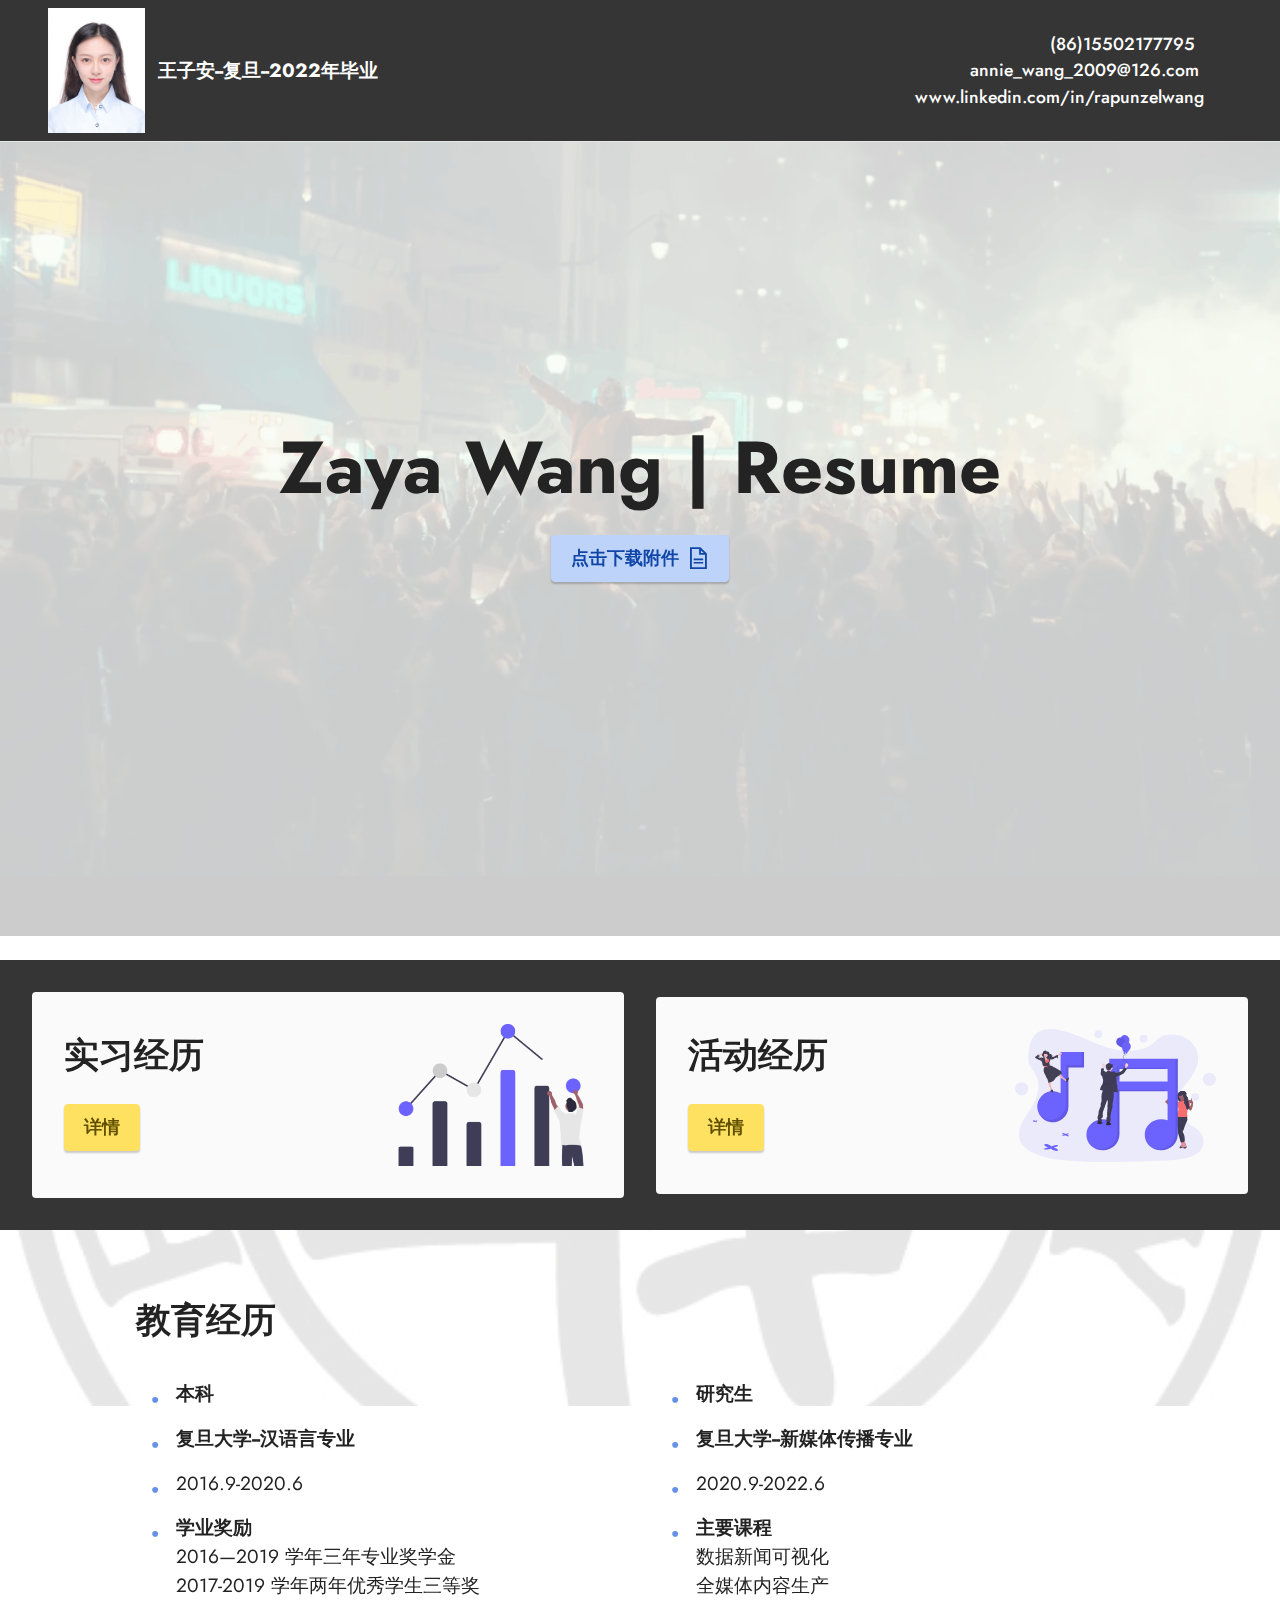
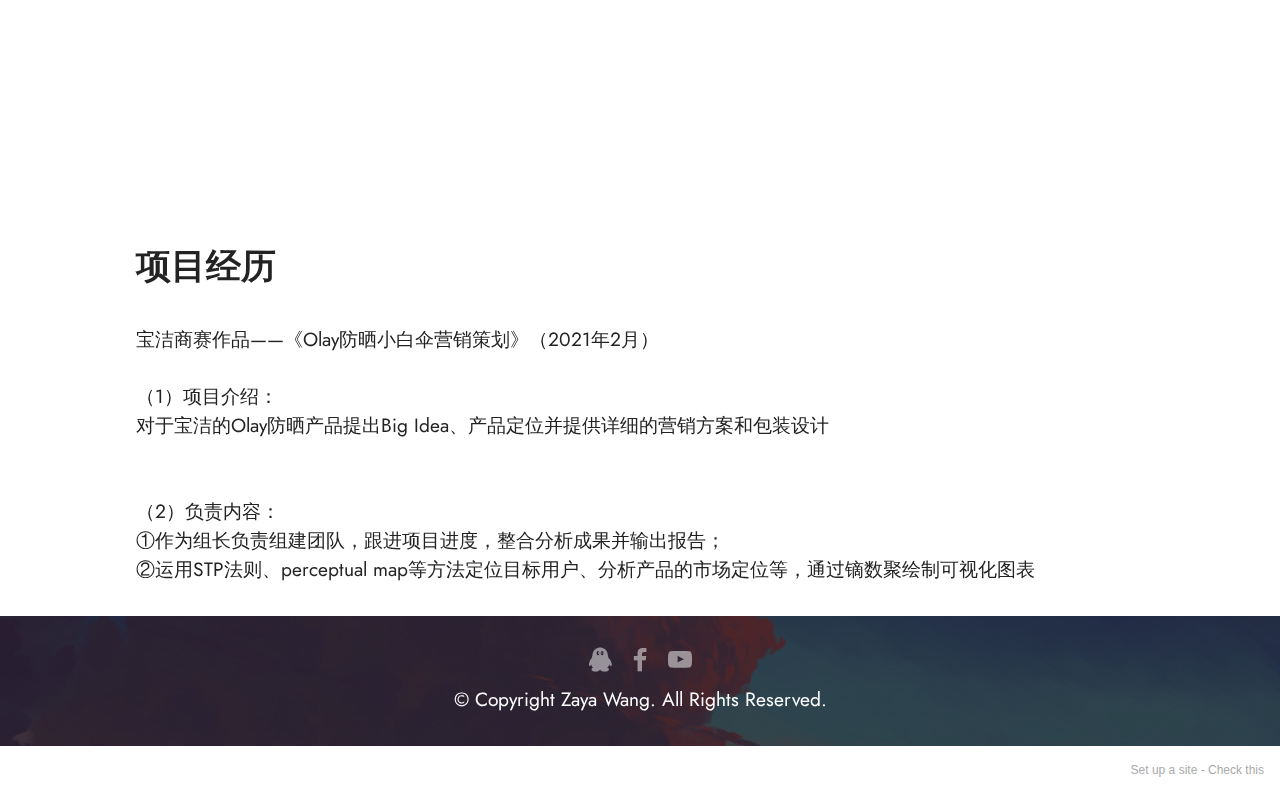
<file: index.html>
<!DOCTYPE html>
<html  >
<head>
  <!-- Site made with Mobirise Website Builder v5.3.5, https://mobirise.com -->
  <meta charset="UTF-8">
  <meta http-equiv="X-UA-Compatible" content="IE=edge">
  <meta name="generator" content="Mobirise v5.3.5, mobirise.com">
  <meta name="viewport" content="width=device-width, initial-scale=1, minimum-scale=1">
  <link rel="shortcut icon" href="assets/images/-249x320.jpg" type="image/x-icon">
  <meta name="description" content="">
  
  
  <title>Zaya‘s Homepage</title>
  <link rel="stylesheet" href="assets/web/assets/mobirise-icons2/mobirise2.css">
  <link rel="stylesheet" href="assets/tether/tether.min.css">
  <link rel="stylesheet" href="assets/bootstrap/css/bootstrap.min.css">
  <link rel="stylesheet" href="assets/bootstrap/css/bootstrap-grid.min.css">
  <link rel="stylesheet" href="assets/bootstrap/css/bootstrap-reboot.min.css">
  <link rel="stylesheet" href="assets/dropdown/css/style.css">
  <link rel="stylesheet" href="assets/socicon/css/styles.css">
  <link rel="stylesheet" href="assets/theme/css/style.css">
  <link rel="preload" href="https://fonts.googleapis.com/css?family=Jost:100,200,300,400,500,600,700,800,900,100i,200i,300i,400i,500i,600i,700i,800i,900i&display=swap" as="style" onload="this.onload=null;this.rel='stylesheet'">
  <noscript><link rel="stylesheet" href="https://fonts.googleapis.com/css?family=Jost:100,200,300,400,500,600,700,800,900,100i,200i,300i,400i,500i,600i,700i,800i,900i&display=swap"></noscript>
  <link rel="preload" as="style" href="assets/mobirise/css/mbr-additional.css"><link rel="stylesheet" href="assets/mobirise/css/mbr-additional.css" type="text/css">
  
  
  
  
</head>
<body>
  
  <section class="menu cid-s48OLK6784" once="menu" id="menu1-h">
    
    <nav class="navbar navbar-dropdown navbar-fixed-top navbar-expand-lg">
        <div class="container-fluid">
            <div class="navbar-brand">
                <span class="navbar-logo">
                    <a href="index.html">
                        <img src="assets/images/-249x320.jpg" alt="" style="height: 7.8rem;">
                    </a>
                </span>
                <span class="navbar-caption-wrap"><a class="navbar-caption text-secondary text-primary display-7" href="index.html">王子安--复旦--2022年毕业</a></span>
            </div>
            <button class="navbar-toggler" type="button" data-toggle="collapse" data-target="#navbarSupportedContent" aria-controls="navbarNavAltMarkup" aria-expanded="false" aria-label="Toggle navigation">
                <div class="hamburger">
                    <span></span>
                    <span></span>
                    <span></span>
                    <span></span>
                </div>
            </button>
            <div class="collapse navbar-collapse" id="navbarSupportedContent">
                <ul class="navbar-nav nav-dropdown nav-right" data-app-modern-menu="true"><li class="nav-item"><a class="nav-link link text-secondary display-4" href="#" aria-expanded="true">&nbsp; &nbsp; &nbsp; &nbsp; &nbsp; &nbsp; &nbsp; &nbsp; &nbsp; &nbsp; &nbsp; &nbsp; &nbsp; &nbsp; (86)15502177795<br>&nbsp; &nbsp; &nbsp; &nbsp; &nbsp; &nbsp; annie_wang_2009@126.com <br>&nbsp;www.linkedin.com/in/rapunzelwang&nbsp;</a></li></ul>
                
                
            </div>
        </div>
    </nav>

</section>

<section class="header1 cid-s48MCQYojq mbr-fullscreen mbr-parallax-background" id="header1-f">

    

    <div class="mbr-overlay" style="opacity: 0.8; background-color: rgb(255, 255, 255);"></div>

    <div class="align-center container">
        <div class="row justify-content-center">
            <div class="col-12 col-lg-8">
                <h1 class="mbr-section-title mbr-fonts-style mb-3 display-1"><strong>Zaya Wang | Resume</strong></h1>
                
                
                <div class="mbr-section-btn mt-3"><a class="btn btn-success display-4" href="assets/files/-.pdf"><span class="mobi-mbri mobi-mbri-file mbr-iconfont mbr-iconfont-btn"></span>点击下载附件</a></div>
            </div>
        </div>
    </div>
</section>

<section class="features4 cid-sxnbrtXzRC" id="features5-l">

    

    
    <div class="container-fluid">
        <div class="row">
            <div class="col-12 col-lg-6">
                <div class="card-wrapper">
                    <div class="row">
                        <div class="col-12 col-md-7">
                            <div class="text-wrapper">
                                
                                <h5 class="card-title mbr-fonts-style display-5"><strong>实习经历</strong></h5>
                                
                                <div class="mbr-section-btn"><a href="page2.html" class="btn btn-warning display-4">详情</a></div>
                            </div>
                        </div>
                        <div class="col-12 col-md-5">
                            <div class="img-wrapper">
                                <img src="assets/images/undraw-visual-data-re-mxxo-3.png" alt="Mobirise">
                            </div>
                        </div>
                    </div>
                </div>
            </div>
            <div class="col-12 col-lg-6">
                <div class="card-wrapper">
                    <div class="row">
                        <div class="col-12 col-md-7">
                            <div class="text-wrapper">
                                
                                <h5 class="card-title mbr-fonts-style display-5"><strong>活动经历</strong></h5>
                                
                                <div class="mbr-section-btn"><a href="page1.html" class="btn btn-warning display-4">详情</a></div>
                            </div>
                        </div>
                        <div class="col-12 col-md-5">
                            <div class="img-wrapper">
                                <img src="assets/images/undraw-compose-music-ovo2.svg" alt="Mobirise">
                            </div>
                        </div>
                    </div>
                </div>
            </div>
        </div>
    </div>
</section>

<section class="content13 cid-sxQASjcH88 mbr-parallax-background" id="content13-18">
    
    <div class="mbr-overlay" style="opacity: 0.9; background-color: rgb(255, 255, 255);"></div>
    <div class="container-fluid">
        <div class="row justify-content-center">
            <div class="col-md-12 col-lg-10">
                <h3 class="mbr-section-title mbr-fonts-style mb-4 display-5"><strong>教育经历</strong></h3>
            </div>
        </div>
        <div class="row justify-content-center">
            <div class="col-md-12 col-lg-10">
                <div class="row justify-content-center">
                    <div class="col-12 col-lg-6">
                        <ul class="list mbr-fonts-style display-7">
                            <li><strong>本科</strong></li><li><strong>复旦大学--汉语言专业</strong></li>
                            <li>2016.9-2020.6</li>
                            <li><strong>学业奖励<br></strong><span style="font-size: 1.2rem;">2016—2019 学年三年专业奖学金<br>2017-2019 学年两年优秀学生三等奖</span></li>
                        </ul>
                    </div>
                    <div class="col-12 col-lg-6">
                        <ul class="list mbr-fonts-style display-7">
                            <li><strong>研究生</strong></li><li><strong>复旦大学--新媒体传播专业</strong></li><li>2020.9-2022.6</li>
                            <li><strong>主要课程<br></strong>数据新闻可视化<br>全媒体内容生产</li>
                        </ul>
                    </div>
                </div>
            </div>
        </div>
    </div>
</section>

<section class="content1 cid-s48udlf8KU mbr-parallax-background" id="content1-8">
    
    <div class="container-fluid">
        <div class="row justify-content-center">
            <div class="title col-12 col-md-10">
                <h3 class="mbr-section-title mbr-fonts-style align-center mb-4 display-5"><strong>项目经历</strong></h3>
                <h4 class="mbr-section-subtitle align-center mbr-fonts-style mb-4 display-7">宝洁商赛作品——《Olay防晒小白伞营销策划》（2021年2月）<br><br><div>（1）项目介绍：</div><div>对于宝洁的Olay防晒产品提出Big Idea、产品定位并提供详细的营销方案和包装设计</div><br><div><br></div><div>（2）负责内容：</div><div>①作为组长负责组建团队，跟进项目进度，整合分析成果并输出报告；</div><div>②运用STP法则、perceptual map等方法定位目标用户、分析产品的市场定位等，通过镝数聚绘制可视化图表</div></h4>
                
            </div>
        </div>
    </div>
</section>

<section class="footer3 cid-s48P1Icc8J" once="footers" id="footer3-i">

    

    <div class="mbr-overlay" style="opacity: 0.8; background-color: rgb(35, 35, 35);"></div>

    <div class="container-fluid">
        <div class="media-container-row align-center mbr-white">
            
            <div class="row social-row">
                <div class="social-list align-right pb-2">
                    
                    
                    
                    
                    
                    
                <div class="soc-item">
                        <a href="https://guanjia.qq.com/ab/qq/index.html" target="_blank">
                            <span class="mbr-iconfont mbr-iconfont-social socicon-qq socicon"></span>
                        </a>
                    </div><div class="soc-item">
                        <a href="https://www.facebook.com/" target="_blank">
                            <span class="mbr-iconfont mbr-iconfont-social socicon-facebook socicon"></span>
                        </a>
                    </div><div class="soc-item">
                        <a href="https://www.youtube.com/channel/UCmmNZu7wG7KkKw_tB9VDvJw" target="_blank">
                            <span class="mbr-iconfont mbr-iconfont-social socicon-youtube socicon"></span>
                        </a>
                    </div></div>
            </div>
            <div class="row row-copirayt">
                <p class="mbr-text mb-0 mbr-fonts-style mbr-white align-center display-7">
                    © Copyright Zaya Wang. All Rights Reserved.
                </p>
            </div>
        </div>
    </div>
</section><section style="background-color: #fff; font-family: -apple-system, BlinkMacSystemFont, 'Segoe UI', 'Roboto', 'Helvetica Neue', Arial, sans-serif; color:#aaa; font-size:12px; padding: 0; align-items: center; display: flex;"><a href="https://mobirise.site/k" style="flex: 1 1; height: 3rem; padding-left: 1rem;"></a><p style="flex: 0 0 auto; margin:0; padding-right:1rem;">Set up a site - <a href="https://mobirise.site/w" style="color:#aaa;">Check this</a></p></section><script src="assets/web/assets/jquery/jquery.min.js"></script>  <script src="assets/popper/popper.min.js"></script>  <script src="assets/tether/tether.min.js"></script>  <script src="assets/bootstrap/js/bootstrap.min.js"></script>  <script src="assets/smoothscroll/smooth-scroll.js"></script>  <script src="assets/parallax/jarallax.min.js"></script>  <script src="assets/dropdown/js/nav-dropdown.js"></script>  <script src="assets/dropdown/js/navbar-dropdown.js"></script>  <script src="assets/touchswipe/jquery.touch-swipe.min.js"></script>  <script src="assets/theme/js/script.js"></script>  
  
  
</body>
</html>
</file>
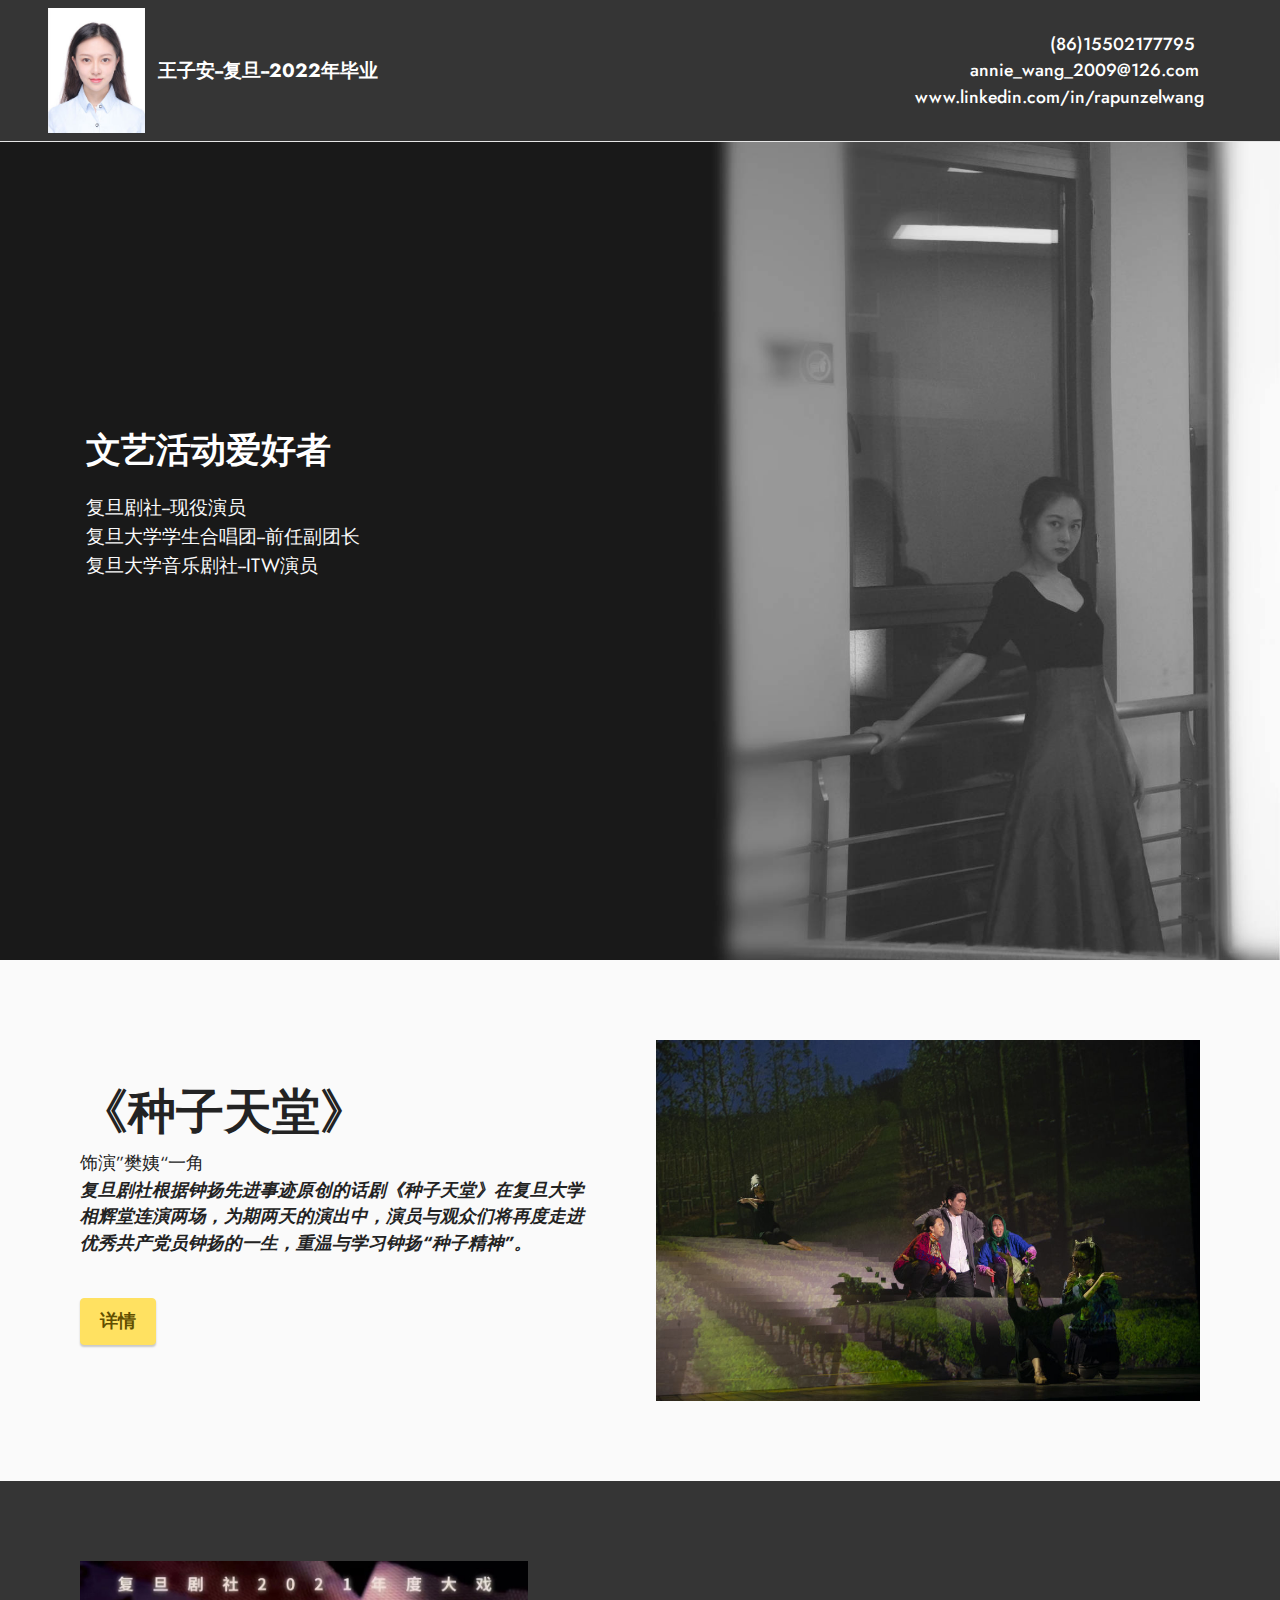
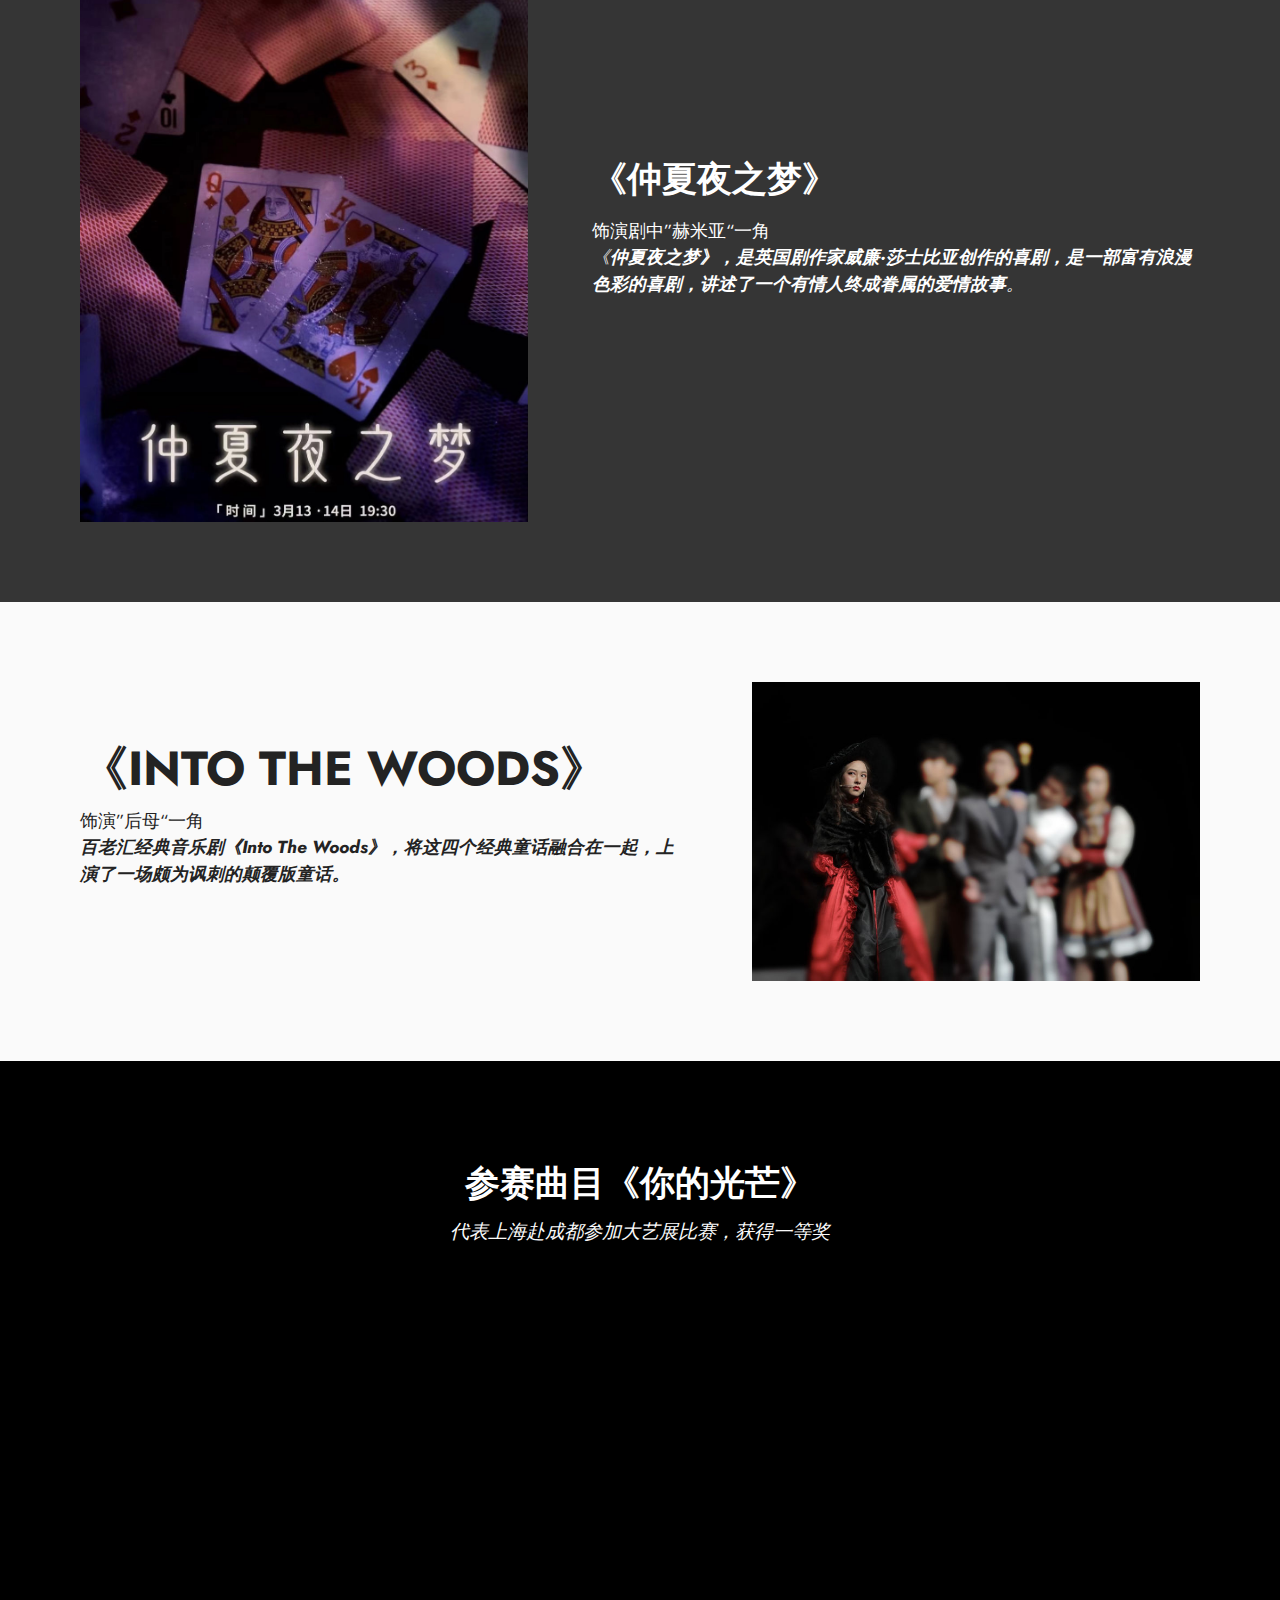
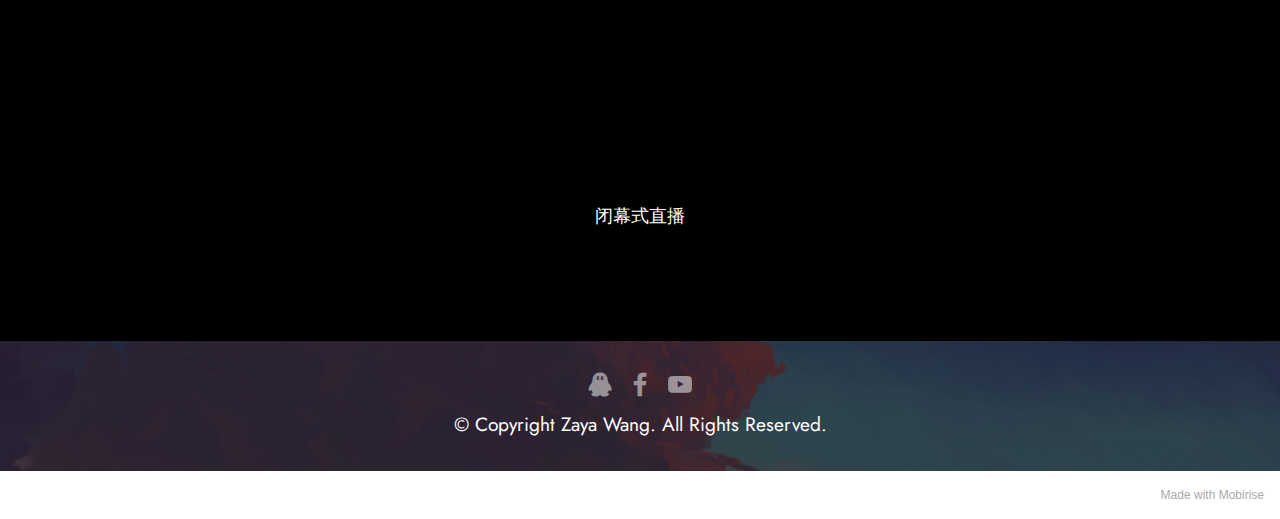
<file: page1.html>
<!DOCTYPE html>
<html  >
<head>
  <!-- Site made with Mobirise Website Builder v5.3.5, https://mobirise.com -->
  <meta charset="UTF-8">
  <meta http-equiv="X-UA-Compatible" content="IE=edge">
  <meta name="generator" content="Mobirise v5.3.5, mobirise.com">
  <meta name="viewport" content="width=device-width, initial-scale=1, minimum-scale=1">
  <link rel="shortcut icon" href="assets/images/-249x320.jpg" type="image/x-icon">
  <meta name="description" content="">
  
  
  <title>活动</title>
  <link rel="stylesheet" href="assets/tether/tether.min.css">
  <link rel="stylesheet" href="assets/bootstrap/css/bootstrap.min.css">
  <link rel="stylesheet" href="assets/bootstrap/css/bootstrap-grid.min.css">
  <link rel="stylesheet" href="assets/bootstrap/css/bootstrap-reboot.min.css">
  <link rel="stylesheet" href="assets/dropdown/css/style.css">
  <link rel="stylesheet" href="assets/socicon/css/styles.css">
  <link rel="stylesheet" href="assets/theme/css/style.css">
  <link rel="preload" href="https://fonts.googleapis.com/css?family=Jost:100,200,300,400,500,600,700,800,900,100i,200i,300i,400i,500i,600i,700i,800i,900i&display=swap" as="style" onload="this.onload=null;this.rel='stylesheet'">
  <noscript><link rel="stylesheet" href="https://fonts.googleapis.com/css?family=Jost:100,200,300,400,500,600,700,800,900,100i,200i,300i,400i,500i,600i,700i,800i,900i&display=swap"></noscript>
  <link rel="preload" as="style" href="assets/mobirise/css/mbr-additional.css"><link rel="stylesheet" href="assets/mobirise/css/mbr-additional.css" type="text/css">
  
  
  
  
</head>
<body>
  
  <section class="menu cid-s48OLK6784" once="menu" id="menu1-m">
    
    <nav class="navbar navbar-dropdown navbar-fixed-top navbar-expand-lg">
        <div class="container-fluid">
            <div class="navbar-brand">
                <span class="navbar-logo">
                    <a href="index.html">
                        <img src="assets/images/-249x320.jpg" alt="" style="height: 7.8rem;">
                    </a>
                </span>
                <span class="navbar-caption-wrap"><a class="navbar-caption text-secondary text-primary display-7" href="index.html">王子安--复旦--2022年毕业</a></span>
            </div>
            <button class="navbar-toggler" type="button" data-toggle="collapse" data-target="#navbarSupportedContent" aria-controls="navbarNavAltMarkup" aria-expanded="false" aria-label="Toggle navigation">
                <div class="hamburger">
                    <span></span>
                    <span></span>
                    <span></span>
                    <span></span>
                </div>
            </button>
            <div class="collapse navbar-collapse" id="navbarSupportedContent">
                <ul class="navbar-nav nav-dropdown nav-right" data-app-modern-menu="true"><li class="nav-item"><a class="nav-link link text-secondary display-4" href="#" aria-expanded="true">&nbsp; &nbsp; &nbsp; &nbsp; &nbsp; &nbsp; &nbsp; &nbsp; &nbsp; &nbsp; &nbsp; &nbsp; &nbsp; &nbsp; (86)15502177795<br>&nbsp; &nbsp; &nbsp; &nbsp; &nbsp; &nbsp; annie_wang_2009@126.com <br>&nbsp;www.linkedin.com/in/rapunzelwang&nbsp;</a></li></ul>
                
                
            </div>
        </div>
    </nav>

</section>

<section class="header1 cid-sxQ5VmhvOF mbr-fullscreen" id="header1-q">

    

    <div class="mbr-overlay" style="opacity: 0.1; background-color: rgb(250, 250, 250);"></div>

    <div class="container">
        <div class="row">
            <div class="col-12 col-lg-5">
                <h1 class="mbr-section-title mbr-fonts-style mb-3 display-5"><strong>文艺活动爱好者</strong></h1>
                
                <p class="mbr-text mbr-fonts-style display-7">复旦剧社--现役演员<br>复旦大学学生合唱团--前任副团长<br>复旦大学音乐剧社--ITW演员</p>
                
            </div>
        </div>
    </div>
</section>

<section class="features15 cid-sxQhmDRmxe" id="features16-s">

    

    
    <div class="container-fluid">
        <div class="content-wrapper">
            <div class="row align-items-center">
                <div class="col-12 col-lg">
                    <div class="text-wrapper">
                        <h6 class="card-title mbr-fonts-style display-2">
                            <strong>《种子天堂》</strong><strong><br></strong></h6>
                        <p class="mbr-text mbr-fonts-style mb-4 display-4">饰演”樊姨“一角<br><strong><em>复旦剧社根据钟扬先进事迹原创的话剧《种子天堂》在复旦大学相辉堂连演两场，为期两天的演出中，演员与观众们将再度走进优秀共产党员钟扬的一生，重温与学习钟扬“种子精神”。</em></strong></p>
                        <div class="mbr-section-btn mt-3"><a class="btn btn-warning display-4" href="https://mp.weixin.qq.com/s/qGgXENUEXmUYOfZnVn7U-w">详情</a></div>
                    </div>
                </div>
                <div class="col-12 col-lg-6">
                    <div class="image-wrapper">
                        <img src="assets/images/5a9855ca3r11793e4fe0e6ef1c8a07af-1005x666.jpg" alt="Mobirise">
                    </div>
                </div>
            </div>
        </div>
    </div>
</section>

<section class="features16 cid-sxQhnaiMes" id="features17-t">
    

    
    <div class="container-fluid">
        <div class="content-wrapper">
            <div class="row align-items-center">
                <div class="col-12 col-lg-5">
                    <div class="image-wrapper">
                        <img src="assets/images/img-4799-2-1005x1259.jpg" alt="Mobirise">
                    </div>
                </div>
                <div class="col-12 col-lg">
                    <div class="text-wrapper">
                        <h6 class="card-title mbr-fonts-style display-5">
                            <strong>《仲夏夜之梦》</strong></h6>
                        <p class="mbr-text mbr-fonts-style mb-4 display-4">饰演剧中”赫米亚“一角<br><em>《<strong>仲夏夜之梦》，是英国剧作家威廉·莎士比亚创作的喜剧，是一部富有浪漫色彩的喜剧，讲述了一个有情人终成眷属的爱情故事</strong>。</em><br></p>
                        
                    </div>
                </div>
            </div>
        </div>
    </div>
</section>

<section class="features15 cid-sxQho1uO5w" id="features16-u">

    

    
    <div class="container-fluid">
        <div class="content-wrapper">
            <div class="row align-items-center">
                <div class="col-12 col-lg">
                    <div class="text-wrapper">
                        <h6 class="card-title mbr-fonts-style display-2">
                            <strong>《INTO THE WOODS》</strong></h6>
                        <p class="mbr-text mbr-fonts-style mb-4 display-4">饰演”后母“一角<br><strong><em>百老汇经典音乐剧《Into The Woods》，将这四个经典童话融合在一起，上演了一场颇为讽刺的颠覆版童话。</em></strong><br></p>
                        
                    </div>
                </div>
                <div class="col-12 col-lg-5">
                    <div class="image-wrapper">
                        <img src="assets/images/img-6154-2-826x551.jpg" alt="Mobirise">
                    </div>
                </div>
            </div>
        </div>
    </div>
</section>

<section class="video2 cid-sxQ73NpBj6" id="video2-r">
    
    
    <div class="container">
        <div class="mbr-section-head">
            <h4 class="mbr-section-title mbr-fonts-style mb-0 display-5"><strong>参赛曲目《你的光芒》</strong></h4>
            <h5 class="mbr-section-subtitle mbr-fonts-style mb-0 mt-2 display-7"><em>代表上海赴成都参加大艺展比赛，获得一等奖</em></h5>
        </div>
        <div class="row justify-content-center mt-4">
            <div class="col-12 col-md-10 video-block">
                <div class="video-wrapper"><iframe class="mbr-embedded-video" src="https://www.youtube.com/embed/WAmTlC_98eI?rel=0&amp;amp;showinfo=0&amp;autoplay=1&amp;loop=0" width="1280" height="720" frameborder="0" allowfullscreen></iframe></div>
                <p class="mbr-text pt-2 mbr-fonts-style display-4">
                    闭幕式直播</p>
            </div>
        </div>
    </div>
</section>

<section class="footer3 cid-s48P1Icc8J" once="footers" id="footer3-n">

    

    <div class="mbr-overlay" style="opacity: 0.8; background-color: rgb(35, 35, 35);"></div>

    <div class="container-fluid">
        <div class="media-container-row align-center mbr-white">
            
            <div class="row social-row">
                <div class="social-list align-right pb-2">
                    
                    
                    
                    
                    
                    
                <div class="soc-item">
                        <a href="https://guanjia.qq.com/ab/qq/index.html" target="_blank">
                            <span class="mbr-iconfont mbr-iconfont-social socicon-qq socicon"></span>
                        </a>
                    </div><div class="soc-item">
                        <a href="https://www.facebook.com/" target="_blank">
                            <span class="mbr-iconfont mbr-iconfont-social socicon-facebook socicon"></span>
                        </a>
                    </div><div class="soc-item">
                        <a href="https://www.youtube.com/channel/UCmmNZu7wG7KkKw_tB9VDvJw" target="_blank">
                            <span class="mbr-iconfont mbr-iconfont-social socicon-youtube socicon"></span>
                        </a>
                    </div></div>
            </div>
            <div class="row row-copirayt">
                <p class="mbr-text mb-0 mbr-fonts-style mbr-white align-center display-7">
                    © Copyright Zaya Wang. All Rights Reserved.
                </p>
            </div>
        </div>
    </div>
</section><section style="background-color: #fff; font-family: -apple-system, BlinkMacSystemFont, 'Segoe UI', 'Roboto', 'Helvetica Neue', Arial, sans-serif; color:#aaa; font-size:12px; padding: 0; align-items: center; display: flex;"><a href="https://mobirise.site/k" style="flex: 1 1; height: 3rem; padding-left: 1rem;"></a><p style="flex: 0 0 auto; margin:0; padding-right:1rem;">Made with <a href="https://mobirise.site/a" style="color:#aaa;">Mobirise</a></p></section><script src="assets/web/assets/jquery/jquery.min.js"></script>  <script src="assets/popper/popper.min.js"></script>  <script src="assets/tether/tether.min.js"></script>  <script src="assets/bootstrap/js/bootstrap.min.js"></script>  <script src="assets/smoothscroll/smooth-scroll.js"></script>  <script src="assets/dropdown/js/nav-dropdown.js"></script>  <script src="assets/dropdown/js/navbar-dropdown.js"></script>  <script src="assets/touchswipe/jquery.touch-swipe.min.js"></script>  <script src="assets/playervimeo/vimeo_player.js"></script>  <script src="assets/theme/js/script.js"></script>  
  
  
</body>
</html>
</file>
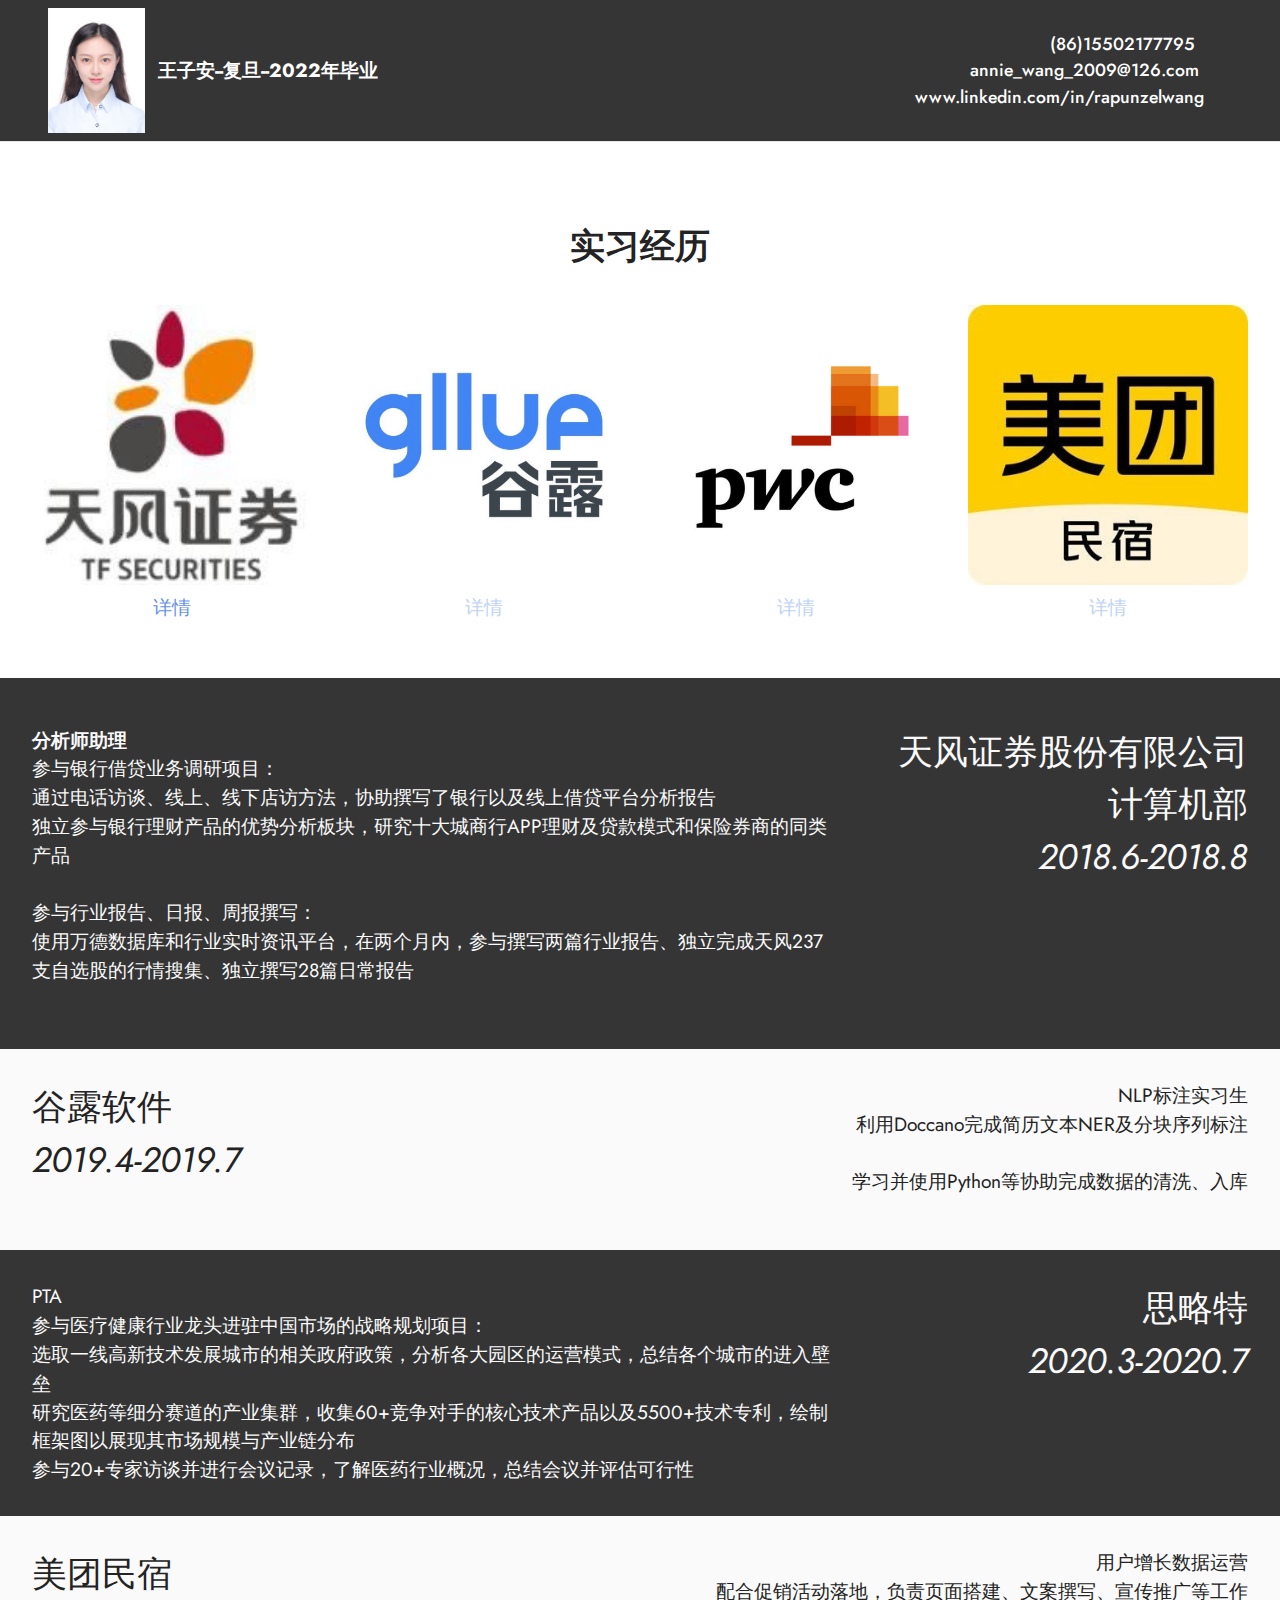
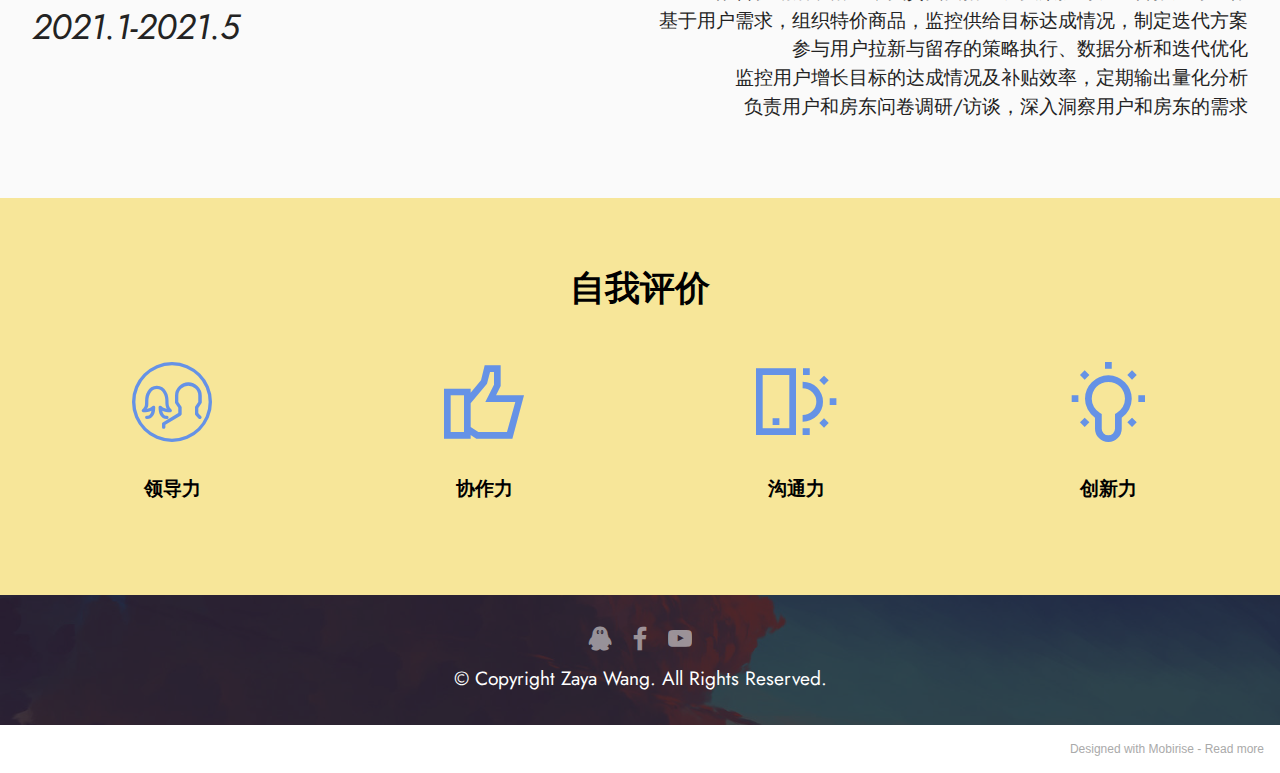
<file: page2.html>
<!DOCTYPE html>
<html  >
<head>
  <!-- Site made with Mobirise Website Builder v5.3.5, https://mobirise.com -->
  <meta charset="UTF-8">
  <meta http-equiv="X-UA-Compatible" content="IE=edge">
  <meta name="generator" content="Mobirise v5.3.5, mobirise.com">
  <meta name="viewport" content="width=device-width, initial-scale=1, minimum-scale=1">
  <link rel="shortcut icon" href="assets/images/-249x320.jpg" type="image/x-icon">
  <meta name="description" content="">
  
  
  <title>实习</title>
  <link rel="stylesheet" href="assets/web/assets/mobirise-icons2/mobirise2.css">
  <link rel="stylesheet" href="assets/web/assets/mobirise-icons/mobirise-icons.css">
  <link rel="stylesheet" href="assets/tether/tether.min.css">
  <link rel="stylesheet" href="assets/bootstrap/css/bootstrap.min.css">
  <link rel="stylesheet" href="assets/bootstrap/css/bootstrap-grid.min.css">
  <link rel="stylesheet" href="assets/bootstrap/css/bootstrap-reboot.min.css">
  <link rel="stylesheet" href="assets/dropdown/css/style.css">
  <link rel="stylesheet" href="assets/socicon/css/styles.css">
  <link rel="stylesheet" href="assets/theme/css/style.css">
  <link rel="preload" href="https://fonts.googleapis.com/css?family=Jost:100,200,300,400,500,600,700,800,900,100i,200i,300i,400i,500i,600i,700i,800i,900i&display=swap" as="style" onload="this.onload=null;this.rel='stylesheet'">
  <noscript><link rel="stylesheet" href="https://fonts.googleapis.com/css?family=Jost:100,200,300,400,500,600,700,800,900,100i,200i,300i,400i,500i,600i,700i,800i,900i&display=swap"></noscript>
  <link rel="preload" as="style" href="assets/mobirise/css/mbr-additional.css"><link rel="stylesheet" href="assets/mobirise/css/mbr-additional.css" type="text/css">
  
  
  
  
</head>
<body>
  
  <section class="menu cid-s48OLK6784" once="menu" id="menu1-o">
    
    <nav class="navbar navbar-dropdown navbar-fixed-top navbar-expand-lg">
        <div class="container-fluid">
            <div class="navbar-brand">
                <span class="navbar-logo">
                    <a href="index.html">
                        <img src="assets/images/-249x320.jpg" alt="" style="height: 7.8rem;">
                    </a>
                </span>
                <span class="navbar-caption-wrap"><a class="navbar-caption text-secondary text-primary display-7" href="index.html">王子安--复旦--2022年毕业</a></span>
            </div>
            <button class="navbar-toggler" type="button" data-toggle="collapse" data-target="#navbarSupportedContent" aria-controls="navbarNavAltMarkup" aria-expanded="false" aria-label="Toggle navigation">
                <div class="hamburger">
                    <span></span>
                    <span></span>
                    <span></span>
                    <span></span>
                </div>
            </button>
            <div class="collapse navbar-collapse" id="navbarSupportedContent">
                <ul class="navbar-nav nav-dropdown nav-right" data-app-modern-menu="true"><li class="nav-item"><a class="nav-link link text-secondary display-4" href="#" aria-expanded="true">&nbsp; &nbsp; &nbsp; &nbsp; &nbsp; &nbsp; &nbsp; &nbsp; &nbsp; &nbsp; &nbsp; &nbsp; &nbsp; &nbsp; (86)15502177795<br>&nbsp; &nbsp; &nbsp; &nbsp; &nbsp; &nbsp; annie_wang_2009@126.com <br>&nbsp;www.linkedin.com/in/rapunzelwang&nbsp;</a></li></ul>
                
                
            </div>
        </div>
    </nav>

</section>

<section class="gallery5 mbr-gallery cid-sxQnklYTAU" id="gallery5-z">
    

    

    <div class="container-fluid">
        <div class="mbr-section-head">
            <h3 class="mbr-section-title mbr-fonts-style align-center m-0 display-5"><strong>实习经历</strong></h3>
            
        </div>
        <div class="row mbr-gallery mt-4">
            <div class="col-12 col-md-6 col-lg-3 item gallery-image">
                <div class="item-wrapper" data-toggle="modal" data-target="#sxQKGHknxg-modal">
                    <img class="w-100" src="assets/images/img-6157-180x180.jpg" alt="" data-slide-to="0" data-target="#lb-sxQKGHknxg">
                    <div class="icon-wrapper">
                        <span class="mobi-mbri mobi-mbri-search mbr-iconfont mbr-iconfont-btn"></span>
                    </div>
                </div>
                <h6 class="mbr-item-subtitle mbr-fonts-style align-center mb-2 mt-2 display-7"><a href="page2.html#content10-10" class="text-primary">详情</a></h6>
            </div>
            <div class="col-12 col-md-6 col-lg-3 item gallery-image">
                <div class="item-wrapper" data-toggle="modal" data-target="#sxQKGHknxg-modal">
                    <img class="w-100" src="assets/images/img-6158-518x518.jpg" alt="" data-slide-to="1" data-target="#lb-sxQKGHknxg">
                    <div class="icon-wrapper">
                        <span class="mobi-mbri mobi-mbri-search mbr-iconfont mbr-iconfont-btn"></span>
                    </div>
                </div>
                <h6 class="mbr-item-subtitle mbr-fonts-style align-center mb-2 mt-2 display-7"><a href="page2.html#content10-10" class="text-success text-primary">详情</a>
                </h6>
            </div>
            <div class="col-12 col-md-6 col-lg-3 item gallery-image">
                <div class="item-wrapper" data-toggle="modal" data-target="#sxQKGHknxg-modal">
                    <img class="w-100" src="assets/images/img-6162-518x518.jpg" alt="" data-slide-to="2" data-target="#lb-sxQKGHknxg">
                    <div class="icon-wrapper">
                        <span class="mobi-mbri mobi-mbri-search mbr-iconfont mbr-iconfont-btn"></span>
                    </div>
                </div>
                <h6 class="mbr-item-subtitle mbr-fonts-style align-center mb-2 mt-2 display-7"><a href="page2.html#content10-15" class="text-success text-primary">详情</a>
                </h6>
            </div>
            <div class="col-12 col-md-6 col-lg-3 item gallery-image">
                <div class="item-wrapper" data-toggle="modal" data-target="#sxQKGHknxg-modal">
                    <img class="w-100" src="assets/images/img-6160-341x341.jpg" alt="" data-slide-to="3" data-target="#lb-sxQKGHknxg">
                    <div class="icon-wrapper">
                        <span class="mobi-mbri mobi-mbri-search mbr-iconfont mbr-iconfont-btn"></span>
                    </div>
                </div>
                <h6 class="mbr-item-subtitle mbr-fonts-style align-center mb-2 mt-2 display-7"><a href="page2.html#content10-16" class="text-success text-primary">详情</a>
                </h6>
            </div>
        </div>

        <div class="modal mbr-slider" tabindex="-1" role="dialog" aria-hidden="true" id="sxQKGHknxg-modal">
            <div class="modal-dialog" role="document">
                <div class="modal-content">
                    <div class="modal-body">
                        <div class="carousel slide" id="lb-sxQKGHknxg" data-interval="5000">
                            <div class="carousel-inner">
                                <div class="carousel-item active">
                                    <img class="d-block w-100" src="assets/images/img-6157-180x180.jpg" alt="">
                                </div>
                                <div class="carousel-item">
                                    <img class="d-block w-100" src="assets/images/img-6158-518x518.jpg" alt="">
                                </div>
                                <div class="carousel-item">
                                    <img class="d-block w-100" src="assets/images/img-6162-518x518.jpg" alt="">
                                </div>
                                <div class="carousel-item">
                                    <img class="d-block w-100" src="assets/images/img-6160-341x341.jpg" alt="">
                                </div>
                            </div>
                            <ol class="carousel-indicators">
                                <li data-slide-to="0" class="active" data-target="#lb-sxQKGHknxg"></li>
                                <li data-slide-to="1" data-target="#lb-sxQKGHknxg"></li>
                                <li data-slide-to="2" data-target="#lb-sxQKGHknxg"></li>
                                <li data-slide-to="3" data-target="#lb-sxQKGHknxg"></li>
                            </ol>
                            <a role="button" href="" class="close" data-dismiss="modal" aria-label="Close">
                            </a>
                            <a class="carousel-control-prev carousel-control" role="button" data-slide="prev" href="#lb-sxQKGHknxg">
                                <span class="mobi-mbri mobi-mbri-arrow-prev" aria-hidden="true"></span>
                                <span class="sr-only">Previous</span>
                            </a>
                            <a class="carousel-control-next carousel-control" role="button" data-slide="next" href="#lb-sxQKGHknxg">
                                <span class="mobi-mbri mobi-mbri-arrow-next" aria-hidden="true"></span>
                                <span class="sr-only">Next</span>
                            </a>
                        </div>
                    </div>
                </div>
            </div>
        </div>
    </div>
</section>

<section class="content10 cid-sxQqffazZK" id="content10-10">
    
    <div class="container-fluid">
        <div class="row justify-content-center">
            <div class="col-12 col-md">
                
                <h6 class="mbr-section-subtitle mbr-fonts-style mb-4 display-5">天风证券股份有限公司计算机部<br><em>2018.6-2018.8</em></h6>
            </div>
            <div class="col-md-12 col-lg-8">
                <p class="mbr-text mbr-fonts-style display-7"><strong>分析师助理</strong><br>参与银行借贷业务调研项目：<br>通过电话访谈、线上、线下店访方法，协助撰写了银行以及线上借贷平台分析报告 <br>独立参与银行理财产品的优势分析板块，研究十大城商行APP理财及贷款模式和保险券商的同类产品 <br><br>参与行业报告、日报、周报撰写：<br>使用万德数据库和行业实时资讯平台，在两个月内，参与撰写两篇行业报告、独立完成天风237支自选股的行情搜集、独立撰写28篇日常报告&nbsp;</p>
            </div>
        </div>
    </div>
</section>

<section class="content10 cid-sxQsa9vTVo" id="content10-15">
    
    <div class="container-fluid">
        <div class="row justify-content-center">
            <div class="col-12 col-md">
                
                <h6 class="mbr-section-subtitle mbr-fonts-style mb-4 display-5">
                    谷露软件<br><em>2019.4-2019.7</em>
                </h6>
            </div>
            <div class="col-md-12 col-lg-8">
                <p class="mbr-text mbr-fonts-style display-7">&nbsp;NLP标注实习生
<br>利用Doccano完成简历文本NER及分块序列标注<br>
<br>学习并使用Python等协助完成数据的清洗、入库</p>
            </div>
        </div>
    </div>
</section>

<section class="content10 cid-sxQsaAbTyM" id="content10-16">
    
    <div class="container-fluid">
        <div class="row justify-content-center">
            <div class="col-12 col-md">
                
                <h6 class="mbr-section-subtitle mbr-fonts-style mb-4 display-5">思略特<br><em>2020.3-2020.7</em></h6>
            </div>
            <div class="col-md-12 col-lg-8">
                <p class="mbr-text mbr-fonts-style display-7">PTA
<br>参与医疗健康行业龙头进驻中国市场的战略规划项目：<br>选取一线高新技术发展城市的相关政府政策，分析各大园区的运营模式，总结各个城市的进入壁垒
<br>研究医药等细分赛道的产业集群，收集60+竞争对手的核心技术产品以及5500+技术专利，绘制框架图以展现其市场规模与产业链分布
<br>参与20+专家访谈并进行会议记录，了解医药行业概况，总结会议并评估可行性</p>
            </div>
        </div>
    </div>
</section>

<section class="content10 cid-sxQsaZUGWy" id="content10-17">
    
    <div class="container-fluid">
        <div class="row justify-content-center">
            <div class="col-12 col-md">
                
                <h6 class="mbr-section-subtitle mbr-fonts-style mb-4 display-5">美团民宿<br><em>2021.1-2021.5</em></h6>
            </div>
            <div class="col-md-12 col-lg-8">
                <p class="mbr-text mbr-fonts-style display-7">用户增长数据运营<br>配合促销活动落地，负责页面搭建、文案撰写、宣传推广等工作<br>基于用户需求，组织特价商品，监控供给目标达成情况，制定迭代方案<br>参与用户拉新与留存的策略执行、数据分析和迭代优化<br>监控用户增长目标的达成情况及补贴效率，定期输出量化分析<br>负责用户和房东问卷调研/访谈，深入洞察用户和房东的需求<br><br></p>
            </div>
        </div>
    </div>
</section>

<section class="features13 cid-sxQn3gqDYE" id="features14-w">
    

    
    <div class="container-fluid">
        <div class="row">
            <div class="col-12">
                <h3 class="mbr-section-title align-center mb-4 mbr-fonts-style display-5"><strong>自我评价</strong></h3>
            </div>
            <div class="card col-12 col-md-4 col-lg-2 p-3">
                <div class="card-wrapper">
                    <div class="card-box align-center">
                        <span class="mbr-iconfont mbri-users"></span>
                        <h4 class="card-title align-center mbr-black mbr-fonts-style display-7"><strong>领导力</strong></h4>
                    </div>
                </div>
            </div>
            <div class="card p-3 col-12 col-md-4 col-lg-2">
                <div class="card-wrapper">
                    <div class="card-box align-center">
                        <span class="mbr-iconfont mobi-mbri-like mobi-mbri"></span>
                        <h4 class="card-title align-center mbr-black mbr-fonts-style display-7">
                            <strong>协作力</strong></h4>
                    </div>
                </div>
            </div>
            <div class="card p-3 col-12 col-md-4 col-lg-2">
                <div class="card-wrapper">
                    <div class="card-box align-center">
                        <span class="mbr-iconfont mobi-mbri-mobirise mobi-mbri"></span>
                        <h4 class="card-title align-center mbr-black mbr-fonts-style display-7">
                            <strong>沟通力</strong></h4>
                    </div>
                </div>
            </div>
            <div class="card p-3 col-12 col-md-4 col-lg-2">
                <div class="card-wrapper">
                    <div class="card-box align-center">
                        <span class="mbr-iconfont mobi-mbri-idea mobi-mbri"></span>
                        <h4 class="card-title align-center mbr-black mbr-fonts-style display-7"><strong>创新力</strong></h4>
                    </div>
                </div>
            </div>
            
            
        </div>
    </div>
</section>

<section class="footer3 cid-s48P1Icc8J" once="footers" id="footer3-p">

    

    <div class="mbr-overlay" style="opacity: 0.8; background-color: rgb(35, 35, 35);"></div>

    <div class="container-fluid">
        <div class="media-container-row align-center mbr-white">
            
            <div class="row social-row">
                <div class="social-list align-right pb-2">
                    
                    
                    
                    
                    
                    
                <div class="soc-item">
                        <a href="https://guanjia.qq.com/ab/qq/index.html" target="_blank">
                            <span class="mbr-iconfont mbr-iconfont-social socicon-qq socicon"></span>
                        </a>
                    </div><div class="soc-item">
                        <a href="https://www.facebook.com/" target="_blank">
                            <span class="mbr-iconfont mbr-iconfont-social socicon-facebook socicon"></span>
                        </a>
                    </div><div class="soc-item">
                        <a href="https://www.youtube.com/channel/UCmmNZu7wG7KkKw_tB9VDvJw" target="_blank">
                            <span class="mbr-iconfont mbr-iconfont-social socicon-youtube socicon"></span>
                        </a>
                    </div></div>
            </div>
            <div class="row row-copirayt">
                <p class="mbr-text mb-0 mbr-fonts-style mbr-white align-center display-7">
                    © Copyright Zaya Wang. All Rights Reserved.
                </p>
            </div>
        </div>
    </div>
</section><section style="background-color: #fff; font-family: -apple-system, BlinkMacSystemFont, 'Segoe UI', 'Roboto', 'Helvetica Neue', Arial, sans-serif; color:#aaa; font-size:12px; padding: 0; align-items: center; display: flex;"><a href="https://mobirise.site/u" style="flex: 1 1; height: 3rem; padding-left: 1rem;"></a><p style="flex: 0 0 auto; margin:0; padding-right:1rem;">Designed with Mobirise - <a href="https://mobirise.site/k" style="color:#aaa;">Read more</a></p></section><script src="assets/web/assets/jquery/jquery.min.js"></script>  <script src="assets/popper/popper.min.js"></script>  <script src="assets/tether/tether.min.js"></script>  <script src="assets/bootstrap/js/bootstrap.min.js"></script>  <script src="assets/smoothscroll/smooth-scroll.js"></script>  <script src="assets/dropdown/js/nav-dropdown.js"></script>  <script src="assets/dropdown/js/navbar-dropdown.js"></script>  <script src="assets/touchswipe/jquery.touch-swipe.min.js"></script>  <script src="assets/theme/js/script.js"></script>  
  
  
</body>
</html>
</file>
<file: assets/web/assets/mobirise-icons2/mobirise2.css>
@font-face {
  font-family: 'Moririse2';
  font-display: swap;
  src:  url('mobirise2.eot?f2bix4');
  src:  url('mobirise2.eot?f2bix4#iefix') format('embedded-opentype'),
    url('mobirise2.ttf?f2bix4') format('truetype'),
    url('mobirise2.woff?f2bix4') format('woff'),
    url('mobirise2.svg?f2bix4#mobirise2') format('svg');
  font-weight: normal;
  font-style: normal;
}

[class^="mobi-"], [class*=" mobi-"] {
  /* use !important to prevent issues with browser extensions that change fonts */
  font-family: 'Moririse2' !important;
  speak: none;
  font-style: normal;
  font-weight: normal;
  font-variant: normal;
  text-transform: none;
  line-height: 1;

  /* Better Font Rendering =========== */
  -webkit-font-smoothing: antialiased;
  -moz-osx-font-smoothing: grayscale;
}

.mobi-mbri-add-submenu:before {
  content: "\e900";
}
.mobi-mbri-alert:before {
  content: "\e901";
}
.mobi-mbri-align-center:before {
  content: "\e902";
}
.mobi-mbri-align-justify:before {
  content: "\e903";
}
.mobi-mbri-align-left:before {
  content: "\e904";
}
.mobi-mbri-align-right:before {
  content: "\e905";
}
.mobi-mbri-android:before {
  content: "\e906";
}
.mobi-mbri-apple:before {
  content: "\e907";
}
.mobi-mbri-arrow-down:before {
  content: "\e908";
}
.mobi-mbri-arrow-next:before {
  content: "\e909";
}
.mobi-mbri-arrow-prev:before {
  content: "\e90a";
}
.mobi-mbri-arrow-up:before {
  content: "\e90b";
}
.mobi-mbri-bold:before {
  content: "\e90c";
}
.mobi-mbri-bookmark:before {
  content: "\e90d";
}
.mobi-mbri-bootstrap:before {
  content: "\e90e";
}
.mobi-mbri-briefcase:before {
  content: "\e90f";
}
.mobi-mbri-browse:before {
  content: "\e910";
}
.mobi-mbri-bulleted-list:before {
  content: "\e911";
}
.mobi-mbri-calendar:before {
  content: "\e912";
}
.mobi-mbri-camera:before {
  content: "\e913";
}
.mobi-mbri-cart-add:before {
  content: "\e914";
}
.mobi-mbri-cart-full:before {
  content: "\e915";
}
.mobi-mbri-cash:before {
  content: "\e916";
}
.mobi-mbri-change-style:before {
  content: "\e917";
}
.mobi-mbri-chat:before {
  content: "\e918";
}
.mobi-mbri-clock:before {
  content: "\e919";
}
.mobi-mbri-close:before {
  content: "\e91a";
}
.mobi-mbri-cloud:before {
  content: "\e91b";
}
.mobi-mbri-code:before {
  content: "\e91c";
}
.mobi-mbri-contact-form:before {
  content: "\e91d";
}
.mobi-mbri-credit-card:before {
  content: "\e91e";
}
.mobi-mbri-cursor-click:before {
  content: "\e91f";
}
.mobi-mbri-cust-feedback:before {
  content: "\e920";
}
.mobi-mbri-database:before {
  content: "\e921";
}
.mobi-mbri-delivery:before {
  content: "\e922";
}
.mobi-mbri-desktop:before {
  content: "\e923";
}
.mobi-mbri-devices:before {
  content: "\e924";
}
.mobi-mbri-down:before {
  content: "\e925";
}
.mobi-mbri-download-2:before {
  content: "\e926";
}
.mobi-mbri-download:before {
  content: "\e927";
}
.mobi-mbri-drag-n-drop-2:before {
  content: "\e928";
}
.mobi-mbri-drag-n-drop:before {
  content: "\e929";
}
.mobi-mbri-edit-2:before {
  content: "\e92a";
}
.mobi-mbri-edit:before {
  content: "\e92b";
}
.mobi-mbri-error:before {
  content: "\e92c";
}
.mobi-mbri-extension:before {
  content: "\e92d";
}
.mobi-mbri-features:before {
  content: "\e92e";
}
.mobi-mbri-file:before {
  content: "\e92f";
}
.mobi-mbri-flag:before {
  content: "\e930";
}
.mobi-mbri-folder:before {
  content: "\e931";
}
.mobi-mbri-gift:before {
  content: "\e932";
}
.mobi-mbri-github:before {
  content: "\e933";
}
.mobi-mbri-globe-2:before {
  content: "\e934";
}
.mobi-mbri-globe:before {
  content: "\e935";
}
.mobi-mbri-growing-chart:before {
  content: "\e936";
}
.mobi-mbri-hearth:before {
  content: "\e937";
}
.mobi-mbri-help:before {
  content: "\e938";
}
.mobi-mbri-home:before {
  content: "\e939";
}
.mobi-mbri-hot-cup:before {
  content: "\e93a";
}
.mobi-mbri-idea:before {
  content: "\e93b";
}
.mobi-mbri-image-gallery:before {
  content: "\e93c";
}
.mobi-mbri-image-slider:before {
  content: "\e93d";
}
.mobi-mbri-info:before {
  content: "\e93e";
}
.mobi-mbri-italic:before {
  content: "\e93f";
}
.mobi-mbri-key:before {
  content: "\e940";
}
.mobi-mbri-laptop:before {
  content: "\e941";
}
.mobi-mbri-layers:before {
  content: "\e942";
}
.mobi-mbri-left-right:before {
  content: "\e943";
}
.mobi-mbri-left:before {
  content: "\e944";
}
.mobi-mbri-letter:before {
  content: "\e945";
}
.mobi-mbri-like:before {
  content: "\e946";
}
.mobi-mbri-link:before {
  content: "\e947";
}
.mobi-mbri-lock:before {
  content: "\e948";
}
.mobi-mbri-login:before {
  content: "\e949";
}
.mobi-mbri-logout:before {
  content: "\e94a";
}
.mobi-mbri-magic-stick:before {
  content: "\e94b";
}
.mobi-mbri-map-pin:before {
  content: "\e94c";
}
.mobi-mbri-menu:before {
  content: "\e94d";
}
.mobi-mbri-mobile-2:before {
  content: "\e94e";
}
.mobi-mbri-mobile-horizontal:before {
  content: "\e94f";
}
.mobi-mbri-mobile:before {
  content: "\e950";
}
.mobi-mbri-mobirise:before {
  content: "\e951";
}
.mobi-mbri-more-horizontal:before {
  content: "\e952";
}
.mobi-mbri-more-vertical:before {
  content: "\e953";
}
.mobi-mbri-music:before {
  content: "\e954";
}
.mobi-mbri-new-file:before {
  content: "\e955";
}
.mobi-mbri-numbered-list:before {
  content: "\e956";
}
.mobi-mbri-opened-folder:before {
  content: "\e957";
}
.mobi-mbri-pages:before {
  content: "\e958";
}
.mobi-mbri-paper-plane:before {
  content: "\e959";
}
.mobi-mbri-paperclip:before {
  content: "\e95a";
}
.mobi-mbri-phone:before {
  content: "\e95b";
}
.mobi-mbri-photo:before {
  content: "\e95c";
}
.mobi-mbri-photos:before {
  content: "\e95d";
}
.mobi-mbri-pin:before {
  content: "\e95e";
}
.mobi-mbri-play:before {
  content: "\e95f";
}
.mobi-mbri-plus:before {
  content: "\e960";
}
.mobi-mbri-preview:before {
  content: "\e961";
}
.mobi-mbri-print:before {
  content: "\e962";
}
.mobi-mbri-protect:before {
  content: "\e963";
}
.mobi-mbri-question:before {
  content: "\e964";
}
.mobi-mbri-quote-left:before {
  content: "\e965";
}
.mobi-mbri-quote-right:before {
  content: "\e966";
}
.mobi-mbri-redo:before {
  content: "\e967";
}
.mobi-mbri-refresh:before {
  content: "\e968";
}
.mobi-mbri-responsive-2:before {
  content: "\e969";
}
.mobi-mbri-responsive:before {
  content: "\e96a";
}
.mobi-mbri-right:before {
  content: "\e96b";
}
.mobi-mbri-rocket:before {
  content: "\e96c";
}
.mobi-mbri-sad-face:before {
  content: "\e96d";
}
.mobi-mbri-sale:before {
  content: "\e96e";
}
.mobi-mbri-save:before {
  content: "\e96f";
}
.mobi-mbri-search:before {
  content: "\e970";
}
.mobi-mbri-setting-2:before {
  content: "\e971";
}
.mobi-mbri-setting-3:before {
  content: "\e972";
}
.mobi-mbri-setting:before {
  content: "\e973";
}
.mobi-mbri-share:before {
  content: "\e974";
}
.mobi-mbri-shopping-bag:before {
  content: "\e975";
}
.mobi-mbri-shopping-basket:before {
  content: "\e976";
}
.mobi-mbri-shopping-cart:before {
  content: "\e977";
}
.mobi-mbri-sites:before {
  content: "\e978";
}
.mobi-mbri-smile-face:before {
  content: "\e979";
}
.mobi-mbri-speed:before {
  content: "\e97a";
}
.mobi-mbri-star:before {
  content: "\e97b";
}
.mobi-mbri-success:before {
  content: "\e97c";
}
.mobi-mbri-sun:before {
  content: "\e97d";
}
.mobi-mbri-sun2:before {
  content: "\e97e";
}
.mobi-mbri-tablet-vertical:before {
  content: "\e97f";
}
.mobi-mbri-tablet:before {
  content: "\e980";
}
.mobi-mbri-target:before {
  content: "\e981";
}
.mobi-mbri-timer:before {
  content: "\e982";
}
.mobi-mbri-to-ftp:before {
  content: "\e983";
}
.mobi-mbri-to-local-drive:before {
  content: "\e984";
}
.mobi-mbri-touch-swipe:before {
  content: "\e985";
}
.mobi-mbri-touch:before {
  content: "\e986";
}
.mobi-mbri-trash:before {
  content: "\e987";
}
.mobi-mbri-underline:before {
  content: "\e988";
}
.mobi-mbri-undo:before {
  content: "\e989";
}
.mobi-mbri-unlink:before {
  content: "\e98a";
}
.mobi-mbri-unlock:before {
  content: "\e98b";
}
.mobi-mbri-up-down:before {
  content: "\e98c";
}
.mobi-mbri-up:before {
  content: "\e98d";
}
.mobi-mbri-update:before {
  content: "\e98e";
}
.mobi-mbri-upload-2:before {
  content: "\e98f";
}
.mobi-mbri-upload:before {
  content: "\e990";
}
.mobi-mbri-user-2:before {
  content: "\e991";
}
.mobi-mbri-user:before {
  content: "\e992";
}
.mobi-mbri-users:before {
  content: "\e993";
}
.mobi-mbri-video-play:before {
  content: "\e994";
}
.mobi-mbri-video:before {
  content: "\e995";
}
.mobi-mbri-watch:before {
  content: "\e996";
}
.mobi-mbri-website-theme-2:before {
  content: "\e997";
}
.mobi-mbri-website-theme:before {
  content: "\e998";
}
.mobi-mbri-wifi:before {
  content: "\e999";
}
.mobi-mbri-windows:before {
  content: "\e99a";
}
.mobi-mbri-zoom-in:before {
  content: "\e99b";
}
.mobi-mbri-zoom-out:before {
  content: "\e99c";
}
</file>
<file: assets/dropdown/css/style.css>
.navbar-dropdown {
  left: 0;
  padding: 0;
  position: absolute;
  right: 0;
  top: 0;
  transition: all 0.45s ease;
  z-index: 1030;
  background: #282828; }
  .navbar-dropdown .navbar-logo {
    margin-right: 0.8rem;
    transition: margin 0.3s ease-in-out;
    vertical-align: middle; }
    .navbar-dropdown .navbar-logo img {
      height: 3.125rem;
      transition: all 0.3s ease-in-out; }
    .navbar-dropdown .navbar-logo.mbr-iconfont {
      font-size: 3.125rem;
      line-height: 3.125rem; }
  .navbar-dropdown .navbar-caption {
    font-weight: 700;
    white-space: normal;
    vertical-align: -4px;
    line-height: 3.125rem !important; }
    .navbar-dropdown .navbar-caption, .navbar-dropdown .navbar-caption:hover {
      color: inherit;
      text-decoration: none; }
  .navbar-dropdown .mbr-iconfont + .navbar-caption {
    vertical-align: -1px; }
  .navbar-dropdown.navbar-fixed-top {
    position: fixed; }
  .navbar-dropdown .navbar-brand span {
    vertical-align: -4px; }
  .navbar-dropdown.bg-color.transparent {
    background: none; }
  .navbar-dropdown.navbar-short .navbar-brand {
    padding: 0.625rem 0; }
    .navbar-dropdown.navbar-short .navbar-brand span {
      vertical-align: -1px; }
  .navbar-dropdown.navbar-short .navbar-caption {
    line-height: 2.375rem !important;
    vertical-align: -2px; }
  .navbar-dropdown.navbar-short .navbar-logo {
    margin-right: 0.5rem; }
    .navbar-dropdown.navbar-short .navbar-logo img {
      height: 2.375rem; }
    .navbar-dropdown.navbar-short .navbar-logo.mbr-iconfont {
      font-size: 2.375rem;
      line-height: 2.375rem; }
  .navbar-dropdown.navbar-short .mbr-table-cell {
    height: 3.625rem; }
  .navbar-dropdown .navbar-close {
    left: 0.6875rem;
    position: fixed;
    top: 0.75rem;
    z-index: 1000; }
  .navbar-dropdown .hamburger-icon {
    content: "";
    display: inline-block;
    vertical-align: middle;
    width: 16px;
    -webkit-box-shadow: 0 -6px 0 1px #282828,0 0 0 1px #282828,0 6px 0 1px #282828;
    -moz-box-shadow: 0 -6px 0 1px #282828,0 0 0 1px #282828,0 6px 0 1px #282828;
    box-shadow: 0 -6px 0 1px #282828,0 0 0 1px #282828,0 6px 0 1px #282828; }

.dropdown-menu .dropdown-toggle[data-toggle="dropdown-submenu"]::after {
  border-bottom: 0.35em solid transparent;
  border-left: 0.35em solid;
  border-right: 0;
  border-top: 0.35em solid transparent;
  margin-left: 0.3rem; }

.dropdown-menu .dropdown-item:focus {
  outline: 0; }

.nav-dropdown {
  font-size: 0.75rem;
  font-weight: 500;
  height: auto !important; }
  .nav-dropdown .nav-btn {
    padding-left: 1rem; }
  .nav-dropdown .link {
    margin: .667em 1.667em;
    font-weight: 500;
    padding: 0;
    transition: color .2s ease-in-out; }
    .nav-dropdown .link.dropdown-toggle {
      margin-right: 2.583em; }
      .nav-dropdown .link.dropdown-toggle::after {
        margin-left: .25rem;
        border-top: 0.35em solid;
        border-right: 0.35em solid transparent;
        border-left: 0.35em solid transparent;
        border-bottom: 0; }
      .nav-dropdown .link.dropdown-toggle[aria-expanded="true"] {
        margin: 0;
        padding: 0.667em 3.263em  0.667em 1.667em; }
  .nav-dropdown .link::after,
  .nav-dropdown .dropdown-item::after {
    color: inherit; }
  .nav-dropdown .btn {
    font-size: 0.75rem;
    font-weight: 700;
    letter-spacing: 0;
    margin-bottom: 0;
    padding-left: 1.25rem;
    padding-right: 1.25rem; }
  .nav-dropdown .dropdown-menu {
    border-radius: 0;
    border: 0;
    left: 0;
    margin: 0;
    padding-bottom: 1.25rem;
    padding-top: 1.25rem;
    position: relative; }
  .nav-dropdown .dropdown-submenu {
    margin-left: 0.125rem;
    top: 0; }
  .nav-dropdown .dropdown-item {
    font-weight: 500;
    line-height: 2;
    padding: 0.3846em 4.615em 0.3846em 1.5385em;
    position: relative;
    transition: color .2s ease-in-out, background-color .2s ease-in-out; }
    .nav-dropdown .dropdown-item::after {
      margin-top: -0.3077em;
      position: absolute;
      right: 1.1538em;
      top: 50%; }
    .nav-dropdown .dropdown-item:focus, .nav-dropdown .dropdown-item:hover {
      background: none; }

@media (max-width: 767px) {
  .nav-dropdown.navbar-toggleable-sm {
    bottom: 0;
    display: none;
    left: 0;
    overflow-x: hidden;
    position: fixed;
    top: 0;
    transform: translateX(-100%);
    -ms-transform: translateX(-100%);
    -webkit-transform: translateX(-100%);
    width: 18.75rem;
    z-index: 999; } }
.nav-dropdown.navbar-toggleable-xl {
  bottom: 0;
  display: none;
  left: 0;
  overflow-x: hidden;
  position: fixed;
  top: 0;
  transform: translateX(-100%);
  -ms-transform: translateX(-100%);
  -webkit-transform: translateX(-100%);
  width: 18.75rem;
  z-index: 999; }

.nav-dropdown-sm {
  display: block !important;
  overflow-x: hidden;
  overflow: auto;
  padding-top: 3.875rem; }
  .nav-dropdown-sm::after {
    content: "";
    display: block;
    height: 3rem;
    width: 100%; }
  .nav-dropdown-sm.collapse.in ~ .navbar-close {
    display: block !important; }
  .nav-dropdown-sm.collapsing, .nav-dropdown-sm.collapse.in {
    transform: translateX(0);
    -ms-transform: translateX(0);
    -webkit-transform: translateX(0);
    transition: all 0.25s ease-out;
    -webkit-transition: all 0.25s ease-out;
    background: #282828; }
  .nav-dropdown-sm.collapsing[aria-expanded="false"] {
    transform: translateX(-100%);
    -ms-transform: translateX(-100%);
    -webkit-transform: translateX(-100%); }
  .nav-dropdown-sm .nav-item {
    display: block;
    margin-left: 0 !important;
    padding-left: 0; }
  .nav-dropdown-sm .link,
  .nav-dropdown-sm .dropdown-item {
    border-top: 1px dotted rgba(255, 255, 255, 0.1);
    font-size: 0.8125rem;
    line-height: 1.6;
    margin: 0 !important;
    padding: 0.875rem 2.4rem 0.875rem 1.5625rem !important;
    position: relative;
    white-space: normal; }
    .nav-dropdown-sm .link:focus, .nav-dropdown-sm .link:hover,
    .nav-dropdown-sm .dropdown-item:focus,
    .nav-dropdown-sm .dropdown-item:hover {
      background: rgba(0, 0, 0, 0.2) !important;
      color: #c0a375; }
  .nav-dropdown-sm .nav-btn {
    position: relative;
    padding: 1.5625rem 1.5625rem 0 1.5625rem; }
    .nav-dropdown-sm .nav-btn::before {
      border-top: 1px dotted rgba(255, 255, 255, 0.1);
      content: "";
      left: 0;
      position: absolute;
      top: 0;
      width: 100%; }
    .nav-dropdown-sm .nav-btn + .nav-btn {
      padding-top: 0.625rem; }
      .nav-dropdown-sm .nav-btn + .nav-btn::before {
        display: none; }
  .nav-dropdown-sm .btn {
    padding: 0.625rem 0; }
  .nav-dropdown-sm .dropdown-toggle[data-toggle="dropdown-submenu"]::after {
    margin-left: .25rem;
    border-top: 0.35em solid;
    border-right: 0.35em solid transparent;
    border-left: 0.35em solid transparent;
    border-bottom: 0; }
  .nav-dropdown-sm .dropdown-toggle[data-toggle="dropdown-submenu"][aria-expanded="true"]::after {
    border-top: 0;
    border-right: 0.35em solid transparent;
    border-left: 0.35em solid transparent;
    border-bottom: 0.35em solid; }
  .nav-dropdown-sm .dropdown-menu {
    margin: 0;
    padding: 0;
    position: relative;
    top: 0;
    left: 0;
    width: 100%;
    border: 0;
    float: none;
    border-radius: 0;
    background: none; }
  .nav-dropdown-sm .dropdown-submenu {
    left: 100%;
    margin-left: 0.125rem;
    margin-top: -1.25rem;
    top: 0; }

.navbar-toggleable-sm .nav-dropdown .dropdown-menu {
  position: absolute; }

.navbar-toggleable-sm .nav-dropdown .dropdown-submenu {
  left: 100%;
  margin-left: 0.125rem;
  margin-top: -1.25rem;
  top: 0; }

.navbar-toggleable-sm.opened .nav-dropdown .dropdown-menu {
  position: relative; }

.navbar-toggleable-sm.opened .nav-dropdown .dropdown-submenu {
  left: 0;
  margin-left: 00rem;
  margin-top: 0rem;
  top: 0; }

.is-builder .nav-dropdown.collapsing {
  transition: none !important; }

/*# sourceMappingURL=style.css.map */
</file>
<file: assets/socicon/css/styles.css>
@charset "UTF-8";

@font-face {
  font-family: 'Socicon';
  src:  url('../fonts/socicon.eot');
  src:  url('../fonts/socicon.eot?#iefix') format('embedded-opentype'),
    url('../fonts/socicon.woff2') format('woff2'),
    url('../fonts/socicon.ttf') format('truetype'),
    url('../fonts/socicon.woff') format('woff'),
    url('../fonts/socicon.svg#socicon') format('svg');
  font-weight: normal;
  font-style: normal;
  font-display: swap;
}

[data-icon]:before {
  font-family: "socicon" !important;
  content: attr(data-icon);
  font-style: normal !important;
  font-weight: normal !important;
  font-variant: normal !important;
  text-transform: none !important;
  speak: none;
  line-height: 1;
  -webkit-font-smoothing: antialiased;
  -moz-osx-font-smoothing: grayscale;
}

[class^="socicon-"], [class*=" socicon-"] {
  /* use !important to prevent issues with browser extensions that change fonts */
  font-family: 'Socicon' !important;
  speak: none;
  font-style: normal;
  font-weight: normal;
  font-variant: normal;
  text-transform: none;
  line-height: 1;

  /* Better Font Rendering =========== */
  -webkit-font-smoothing: antialiased;
  -moz-osx-font-smoothing: grayscale;
}

.socicon-eitaa:before {
  content: "\e97c";
}
.socicon-soroush:before {
  content: "\e97d";
}
.socicon-bale:before {
  content: "\e97e";
}
.socicon-zazzle:before {
  content: "\e97b";
}
.socicon-society6:before {
  content: "\e97a";
}
.socicon-redbubble:before {
  content: "\e979";
}
.socicon-avvo:before {
  content: "\e978";
}
.socicon-stitcher:before {
  content: "\e977";
}
.socicon-googlehangouts:before {
  content: "\e974";
}
.socicon-dlive:before {
  content: "\e975";
}
.socicon-vsco:before {
  content: "\e976";
}
.socicon-flipboard:before {
  content: "\e973";
}
.socicon-ubuntu:before {
  content: "\e958";
}
.socicon-artstation:before {
  content: "\e959";
}
.socicon-invision:before {
  content: "\e95a";
}
.socicon-torial:before {
  content: "\e95b";
}
.socicon-collectorz:before {
  content: "\e95c";
}
.socicon-seenthis:before {
  content: "\e95d";
}
.socicon-googleplaymusic:before {
  content: "\e95e";
}
.socicon-debian:before {
  content: "\e95f";
}
.socicon-filmfreeway:before {
  content: "\e960";
}
.socicon-gnome:before {
  content: "\e961";
}
.socicon-itchio:before {
  content: "\e962";
}
.socicon-jamendo:before {
  content: "\e963";
}
.socicon-mix:before {
  content: "\e964";
}
.socicon-sharepoint:before {
  content: "\e965";
}
.socicon-tinder:before {
  content: "\e966";
}
.socicon-windguru:before {
  content: "\e967";
}
.socicon-cdbaby:before {
  content: "\e968";
}
.socicon-elementaryos:before {
  content: "\e969";
}
.socicon-stage32:before {
  content: "\e96a";
}
.socicon-tiktok:before {
  content: "\e96b";
}
.socicon-gitter:before {
  content: "\e96c";
}
.socicon-letterboxd:before {
  content: "\e96d";
}
.socicon-threema:before {
  content: "\e96e";
}
.socicon-splice:before {
  content: "\e96f";
}
.socicon-metapop:before {
  content: "\e970";
}
.socicon-naver:before {
  content: "\e971";
}
.socicon-remote:before {
  content: "\e972";
}
.socicon-internet:before {
  content: "\e957";
}
.socicon-moddb:before {
  content: "\e94b";
}
.socicon-indiedb:before {
  content: "\e94c";
}
.socicon-traxsource:before {
  content: "\e94d";
}
.socicon-gamefor:before {
  content: "\e94e";
}
.socicon-pixiv:before {
  content: "\e94f";
}
.socicon-myanimelist:before {
  content: "\e950";
}
.socicon-blackberry:before {
  content: "\e951";
}
.socicon-wickr:before {
  content: "\e952";
}
.socicon-spip:before {
  content: "\e953";
}
.socicon-napster:before {
  content: "\e954";
}
.socicon-beatport:before {
  content: "\e955";
}
.socicon-hackerone:before {
  content: "\e956";
}
.socicon-hackernews:before {
  content: "\e946";
}
.socicon-smashwords:before {
  content: "\e947";
}
.socicon-kobo:before {
  content: "\e948";
}
.socicon-bookbub:before {
  content: "\e949";
}
.socicon-mailru:before {
  content: "\e94a";
}
.socicon-gitlab:before {
  content: "\e945";
}
.socicon-instructables:before {
  content: "\e944";
}
.socicon-portfolio:before {
  content: "\e943";
}
.socicon-codered:before {
  content: "\e940";
}
.socicon-origin:before {
  content: "\e941";
}
.socicon-nextdoor:before {
  content: "\e942";
}
.socicon-udemy:before {
  content: "\e93f";
}
.socicon-livemaster:before {
  content: "\e93e";
}
.socicon-crunchbase:before {
  content: "\e93b";
}
.socicon-homefy:before {
  content: "\e93c";
}
.socicon-calendly:before {
  content: "\e93d";
}
.socicon-realtor:before {
  content: "\e90f";
}
.socicon-tidal:before {
  content: "\e910";
}
.socicon-qobuz:before {
  content: "\e911";
}
.socicon-natgeo:before {
  content: "\e912";
}
.socicon-mastodon:before {
  content: "\e913";
}
.socicon-unsplash:before {
  content: "\e914";
}
.socicon-homeadvisor:before {
  content: "\e915";
}
.socicon-angieslist:before {
  content: "\e916";
}
.socicon-codepen:before {
  content: "\e917";
}
.socicon-slack:before {
  content: "\e918";
}
.socicon-openaigym:before {
  content: "\e919";
}
.socicon-logmein:before {
  content: "\e91a";
}
.socicon-fiverr:before {
  content: "\e91b";
}
.socicon-gotomeeting:before {
  content: "\e91c";
}
.socicon-aliexpress:before {
  content: "\e91d";
}
.socicon-guru:before {
  content: "\e91e";
}
.socicon-appstore:before {
  content: "\e91f";
}
.socicon-homes:before {
  content: "\e920";
}
.socicon-zoom:before {
  content: "\e921";
}
.socicon-alibaba:before {
  content: "\e922";
}
.socicon-craigslist:before {
  content: "\e923";
}
.socicon-wix:before {
  content: "\e924";
}
.socicon-redfin:before {
  content: "\e925";
}
.socicon-googlecalendar:before {
  content: "\e926";
}
.socicon-shopify:before {
  content: "\e927";
}
.socicon-freelancer:before {
  content: "\e928";
}
.socicon-seedrs:before {
  content: "\e929";
}
.socicon-bing:before {
  content: "\e92a";
}
.socicon-doodle:before {
  content: "\e92b";
}
.socicon-bonanza:before {
  content: "\e92c";
}
.socicon-squarespace:before {
  content: "\e92d";
}
.socicon-toptal:before {
  content: "\e92e";
}
.socicon-gust:before {
  content: "\e92f";
}
.socicon-ask:before {
  content: "\e930";
}
.socicon-trulia:before {
  content: "\e931";
}
.socicon-loomly:before {
  content: "\e932";
}
.socicon-ghost:before {
  content: "\e933";
}
.socicon-upwork:before {
  content: "\e934";
}
.socicon-fundable:before {
  content: "\e935";
}
.socicon-booking:before {
  content: "\e936";
}
.socicon-googlemaps:before {
  content: "\e937";
}
.socicon-zillow:before {
  content: "\e938";
}
.socicon-niconico:before {
  content: "\e939";
}
.socicon-toneden:before {
  content: "\e93a";
}
.socicon-augment:before {
  content: "\e908";
}
.socicon-bitbucket:before {
  content: "\e909";
}
.socicon-fyuse:before {
  content: "\e90a";
}
.socicon-yt-gaming:before {
  content: "\e90b";
}
.socicon-sketchfab:before {
  content: "\e90c";
}
.socicon-mobcrush:before {
  content: "\e90d";
}
.socicon-microsoft:before {
  content: "\e90e";
}
.socicon-pandora:before {
  content: "\e907";
}
.socicon-messenger:before {
  content: "\e906";
}
.socicon-gamewisp:before {
  content: "\e905";
}
.socicon-bloglovin:before {
  content: "\e904";
}
.socicon-tunein:before {
  content: "\e903";
}
.socicon-gamejolt:before {
  content: "\e901";
}
.socicon-trello:before {
  content: "\e902";
}
.socicon-spreadshirt:before {
  content: "\e900";
}
.socicon-500px:before {
  content: "\e000";
}
.socicon-8tracks:before {
  content: "\e001";
}
.socicon-airbnb:before {
  content: "\e002";
}
.socicon-alliance:before {
  content: "\e003";
}
.socicon-amazon:before {
  content: "\e004";
}
.socicon-amplement:before {
  content: "\e005";
}
.socicon-android:before {
  content: "\e006";
}
.socicon-angellist:before {
  content: "\e007";
}
.socicon-apple:before {
  content: "\e008";
}
.socicon-appnet:before {
  content: "\e009";
}
.socicon-baidu:before {
  content: "\e00a";
}
.socicon-bandcamp:before {
  content: "\e00b";
}
.socicon-battlenet:before {
  content: "\e00c";
}
.socicon-mixer:before {
  content: "\e00d";
}
.socicon-bebee:before {
  content: "\e00e";
}
.socicon-bebo:before {
  content: "\e00f";
}
.socicon-behance:before {
  content: "\e010";
}
.socicon-blizzard:before {
  content: "\e011";
}
.socicon-blogger:before {
  content: "\e012";
}
.socicon-buffer:before {
  content: "\e013";
}
.socicon-chrome:before {
  content: "\e014";
}
.socicon-coderwall:before {
  content: "\e015";
}
.socicon-curse:before {
  content: "\e016";
}
.socicon-dailymotion:before {
  content: "\e017";
}
.socicon-deezer:before {
  content: "\e018";
}
.socicon-delicious:before {
  content: "\e019";
}
.socicon-deviantart:before {
  content: "\e01a";
}
.socicon-diablo:before {
  content: "\e01b";
}
.socicon-digg:before {
  content: "\e01c";
}
.socicon-discord:before {
  content: "\e01d";
}
.socicon-disqus:before {
  content: "\e01e";
}
.socicon-douban:before {
  content: "\e01f";
}
.socicon-draugiem:before {
  content: "\e020";
}
.socicon-dribbble:before {
  content: "\e021";
}
.socicon-drupal:before {
  content: "\e022";
}
.socicon-ebay:before {
  content: "\e023";
}
.socicon-ello:before {
  content: "\e024";
}
.socicon-endomodo:before {
  content: "\e025";
}
.socicon-envato:before {
  content: "\e026";
}
.socicon-etsy:before {
  content: "\e027";
}
.socicon-facebook:before {
  content: "\e028";
}
.socicon-feedburner:before {
  content: "\e029";
}
.socicon-filmweb:before {
  content: "\e02a";
}
.socicon-firefox:before {
  content: "\e02b";
}
.socicon-flattr:before {
  content: "\e02c";
}
.socicon-flickr:before {
  content: "\e02d";
}
.socicon-formulr:before {
  content: "\e02e";
}
.socicon-forrst:before {
  content: "\e02f";
}
.socicon-foursquare:before {
  content: "\e030";
}
.socicon-friendfeed:before {
  content: "\e031";
}
.socicon-github:before {
  content: "\e032";
}
.socicon-goodreads:before {
  content: "\e033";
}
.socicon-google:before {
  content: "\e034";
}
.socicon-googlescholar:before {
  content: "\e035";
}
.socicon-googlegroups:before {
  content: "\e036";
}
.socicon-googlephotos:before {
  content: "\e037";
}
.socicon-googleplus:before {
  content: "\e038";
}
.socicon-grooveshark:before {
  content: "\e039";
}
.socicon-hackerrank:before {
  content: "\e03a";
}
.socicon-hearthstone:before {
  content: "\e03b";
}
.socicon-hellocoton:before {
  content: "\e03c";
}
.socicon-heroes:before {
  content: "\e03d";
}
.socicon-smashcast:before {
  content: "\e03e";
}
.socicon-horde:before {
  content: "\e03f";
}
.socicon-houzz:before {
  content: "\e040";
}
.socicon-icq:before {
  content: "\e041";
}
.socicon-identica:before {
  content: "\e042";
}
.socicon-imdb:before {
  content: "\e043";
}
.socicon-instagram:before {
  content: "\e044";
}
.socicon-issuu:before {
  content: "\e045";
}
.socicon-istock:before {
  content: "\e046";
}
.socicon-itunes:before {
  content: "\e047";
}
.socicon-keybase:before {
  content: "\e048";
}
.socicon-lanyrd:before {
  content: "\e049";
}
.socicon-lastfm:before {
  content: "\e04a";
}
.socicon-line:before {
  content: "\e04b";
}
.socicon-linkedin:before {
  content: "\e04c";
}
.socicon-livejournal:before {
  content: "\e04d";
}
.socicon-lyft:before {
  content: "\e04e";
}
.socicon-macos:before {
  content: "\e04f";
}
.socicon-mail:before {
  content: "\e050";
}
.socicon-medium:before {
  content: "\e051";
}
.socicon-meetup:before {
  content: "\e052";
}
.socicon-mixcloud:before {
  content: "\e053";
}
.socicon-modelmayhem:before {
  content: "\e054";
}
.socicon-mumble:before {
  content: "\e055";
}
.socicon-myspace:before {
  content: "\e056";
}
.socicon-newsvine:before {
  content: "\e057";
}
.socicon-nintendo:before {
  content: "\e058";
}
.socicon-npm:before {
  content: "\e059";
}
.socicon-odnoklassniki:before {
  content: "\e05a";
}
.socicon-openid:before {
  content: "\e05b";
}
.socicon-opera:before {
  content: "\e05c";
}
.socicon-outlook:before {
  content: "\e05d";
}
.socicon-overwatch:before {
  content: "\e05e";
}
.socicon-patreon:before {
  content: "\e05f";
}
.socicon-paypal:before {
  content: "\e060";
}
.socicon-periscope:before {
  content: "\e061";
}
.socicon-persona:before {
  content: "\e062";
}
.socicon-pinterest:before {
  content: "\e063";
}
.socicon-play:before {
  content: "\e064";
}
.socicon-player:before {
  content: "\e065";
}
.socicon-playstation:before {
  content: "\e066";
}
.socicon-pocket:before {
  content: "\e067";
}
.socicon-qq:before {
  content: "\e068";
}
.socicon-quora:before {
  content: "\e069";
}
.socicon-raidcall:before {
  content: "\e06a";
}
.socicon-ravelry:before {
  content: "\e06b";
}
.socicon-reddit:before {
  content: "\e06c";
}
.socicon-renren:before {
  content: "\e06d";
}
.socicon-researchgate:before {
  content: "\e06e";
}
.socicon-residentadvisor:before {
  content: "\e06f";
}
.socicon-reverbnation:before {
  content: "\e070";
}
.socicon-rss:before {
  content: "\e071";
}
.socicon-sharethis:before {
  content: "\e072";
}
.socicon-skype:before {
  content: "\e073";
}
.socicon-slideshare:before {
  content: "\e074";
}
.socicon-smugmug:before {
  content: "\e075";
}
.socicon-snapchat:before {
  content: "\e076";
}
.socicon-songkick:before {
  content: "\e077";
}
.socicon-soundcloud:before {
  content: "\e078";
}
.socicon-spotify:before {
  content: "\e079";
}
.socicon-stackexchange:before {
  content: "\e07a";
}
.socicon-stackoverflow:before {
  content: "\e07b";
}
.socicon-starcraft:before {
  content: "\e07c";
}
.socicon-stayfriends:before {
  content: "\e07d";
}
.socicon-steam:before {
  content: "\e07e";
}
.socicon-storehouse:before {
  content: "\e07f";
}
.socicon-strava:before {
  content: "\e080";
}
.socicon-streamjar:before {
  content: "\e081";
}
.socicon-stumbleupon:before {
  content: "\e082";
}
.socicon-swarm:before {
  content: "\e083";
}
.socicon-teamspeak:before {
  content: "\e084";
}
.socicon-teamviewer:before {
  content: "\e085";
}
.socicon-technorati:before {
  content: "\e086";
}
.socicon-telegram:before {
  content: "\e087";
}
.socicon-tripadvisor:before {
  content: "\e088";
}
.socicon-tripit:before {
  content: "\e089";
}
.socicon-triplej:before {
  content: "\e08a";
}
.socicon-tumblr:before {
  content: "\e08b";
}
.socicon-twitch:before {
  content: "\e08c";
}
.socicon-twitter:before {
  content: "\e08d";
}
.socicon-uber:before {
  content: "\e08e";
}
.socicon-ventrilo:before {
  content: "\e08f";
}
.socicon-viadeo:before {
  content: "\e090";
}
.socicon-viber:before {
  content: "\e091";
}
.socicon-viewbug:before {
  content: "\e092";
}
.socicon-vimeo:before {
  content: "\e093";
}
.socicon-vine:before {
  content: "\e094";
}
.socicon-vkontakte:before {
  content: "\e095";
}
.socicon-warcraft:before {
  content: "\e096";
}
.socicon-wechat:before {
  content: "\e097";
}
.socicon-weibo:before {
  content: "\e098";
}
.socicon-whatsapp:before {
  content: "\e099";
}
.socicon-wikipedia:before {
  content: "\e09a";
}
.socicon-windows:before {
  content: "\e09b";
}
.socicon-wordpress:before {
  content: "\e09c";
}
.socicon-wykop:before {
  content: "\e09d";
}
.socicon-xbox:before {
  content: "\e09e";
}
.socicon-xing:before {
  content: "\e09f";
}
.socicon-yahoo:before {
  content: "\e0a0";
}
.socicon-yammer:before {
  content: "\e0a1";
}
.socicon-yandex:before {
  content: "\e0a2";
}
.socicon-yelp:before {
  content: "\e0a3";
}
.socicon-younow:before {
  content: "\e0a4";
}
.socicon-youtube:before {
  content: "\e0a5";
}
.socicon-zapier:before {
  content: "\e0a6";
}
.socicon-zerply:before {
  content: "\e0a7";
}
.socicon-zomato:before {
  content: "\e0a8";
}
.socicon-zynga:before {
  content: "\e0a9";
}
</file>
<file: assets/theme/css/style.css>
@charset "UTF-8";
section {
  background-color: #ffffff;
}

body {
  font-style: normal;
  line-height: 1.5;
  font-weight: 400;
  color: #232323;
  position: relative;
}

section,
.container,
.container-fluid {
  position: relative;
  word-wrap: break-word;
}

a.mbr-iconfont:hover {
  text-decoration: none;
}

.article .lead p,
.article .lead ul,
.article .lead ol,
.article .lead pre,
.article .lead blockquote {
  margin-bottom: 0;
}

a {
  font-style: normal;
  font-weight: 400;
  cursor: pointer;
}
a, a:hover {
  text-decoration: none;
}

.mbr-section-title {
  font-style: normal;
  line-height: 1.3;
}

.mbr-section-subtitle {
  line-height: 1.3;
}

.mbr-text {
  font-style: normal;
  line-height: 1.7;
}

h1,
h2,
h3,
h4,
h5,
h6,
.display-1,
.display-2,
.display-4,
.display-5,
.display-7,
span,
p,
a {
  line-height: 1;
  word-break: break-word;
  word-wrap: break-word;
  font-weight: 400;
}

b,
strong {
  font-weight: bold;
}

input:-webkit-autofill, input:-webkit-autofill:hover, input:-webkit-autofill:focus, input:-webkit-autofill:active {
  transition-delay: 9999s;
  -webkit-transition-property: background-color, color;
  transition-property: background-color, color;
}

textarea[type=hidden] {
  display: none;
}

section {
  background-position: 50% 50%;
  background-repeat: no-repeat;
  background-size: cover;
}
section .mbr-background-video,
section .mbr-background-video-preview {
  position: absolute;
  bottom: 0;
  left: 0;
  right: 0;
  top: 0;
}

.hidden {
  visibility: hidden;
}

.mbr-z-index20 {
  z-index: 20;
}

/*! Base colors */
.mbr-white {
  color: #ffffff;
}

.mbr-black {
  color: #111111;
}

.mbr-bg-white {
  background-color: #ffffff;
}

.mbr-bg-black {
  background-color: #000000;
}

/*! Text-aligns */
.align-left {
  text-align: left;
}

.align-center {
  text-align: center;
}

.align-right {
  text-align: right;
}

/*! Font-weight  */
.mbr-light {
  font-weight: 300;
}

.mbr-regular {
  font-weight: 400;
}

.mbr-semibold {
  font-weight: 500;
}

.mbr-bold {
  font-weight: 700;
}

/*! Media  */
.media-content {
  flex-basis: 100%;
}

.media-container-row {
  display: flex;
  flex-direction: row;
  flex-wrap: wrap;
  justify-content: center;
  align-content: center;
  align-items: start;
}
.media-container-row .media-size-item {
  width: 400px;
}

.media-container-column {
  display: flex;
  flex-direction: column;
  flex-wrap: wrap;
  justify-content: center;
  align-content: center;
  align-items: stretch;
}
.media-container-column > * {
  width: 100%;
}

@media (min-width: 992px) {
  .media-container-row {
    flex-wrap: nowrap;
  }
}
figure {
  margin-bottom: 0;
  overflow: hidden;
}

figure[mbr-media-size] {
  transition: width 0.1s;
}

img,
iframe {
  display: block;
  width: 100%;
}

.card {
  background-color: transparent;
  border: none;
}

.card-box {
  width: 100%;
}

.card-img {
  text-align: center;
  flex-shrink: 0;
  -webkit-flex-shrink: 0;
}

.media {
  max-width: 100%;
  margin: 0 auto;
}

.mbr-figure {
  align-self: center;
}

.media-container > div {
  max-width: 100%;
}

.mbr-figure img,
.card-img img {
  width: 100%;
}

@media (max-width: 991px) {
  .media-size-item {
    width: auto !important;
  }

  .media {
    width: auto;
  }

  .mbr-figure {
    width: 100% !important;
  }
}
/*! Buttons */
.mbr-section-btn {
  margin-left: -0.6rem;
  margin-right: -0.6rem;
  font-size: 0;
}

.btn {
  font-weight: 600;
  border-width: 1px;
  font-style: normal;
  margin: 0.6rem 0.6rem;
  white-space: normal;
  transition: all 0.2s ease-in-out;
  display: inline-flex;
  align-items: center;
  justify-content: center;
  word-break: break-word;
}

.btn-sm {
  font-weight: 600;
  letter-spacing: 0px;
  transition: all 0.3s ease-in-out;
}

.btn-md {
  font-weight: 600;
  letter-spacing: 0px;
  transition: all 0.3s ease-in-out;
}

.btn-lg {
  font-weight: 600;
  letter-spacing: 0px;
  transition: all 0.3s ease-in-out;
}

.btn-form {
  margin: 0;
}
.btn-form:hover {
  cursor: pointer;
}

nav .mbr-section-btn {
  margin-left: 0rem;
  margin-right: 0rem;
}

/*! Btn icon margin */
.btn .mbr-iconfont,
.btn.btn-sm .mbr-iconfont {
  order: 1;
  cursor: pointer;
  margin-left: 0.5rem;
  vertical-align: sub;
}

.btn.btn-md .mbr-iconfont,
.btn.btn-md .mbr-iconfont {
  margin-left: 0.8rem;
}

.mbr-regular {
  font-weight: 400;
}

.mbr-semibold {
  font-weight: 500;
}

.mbr-bold {
  font-weight: 700;
}

[type=submit] {
  -webkit-appearance: none;
}

/*! Full-screen */
.mbr-fullscreen .mbr-overlay {
  min-height: 100vh;
}

.mbr-fullscreen {
  display: flex;
  display: -moz-flex;
  display: -ms-flex;
  display: -o-flex;
  align-items: center;
  min-height: 100vh;
  padding-top: 3rem;
  padding-bottom: 3rem;
}

/*! Map */
.map {
  height: 25rem;
  position: relative;
}
.map iframe {
  width: 100%;
  height: 100%;
}

/*! Scroll to top arrow */
.mbr-arrow-up {
  bottom: 25px;
  right: 90px;
  position: fixed;
  text-align: right;
  z-index: 5000;
  color: #ffffff;
  font-size: 22px;
}

.mbr-arrow-up a {
  background: rgba(0, 0, 0, 0.2);
  border-radius: 50%;
  color: #fff;
  display: inline-block;
  height: 60px;
  width: 60px;
  border: 2px solid #fff;
  outline-style: none !important;
  position: relative;
  text-decoration: none;
  transition: all 0.3s ease-in-out;
  cursor: pointer;
  text-align: center;
}
.mbr-arrow-up a:hover {
  background-color: rgba(0, 0, 0, 0.4);
}
.mbr-arrow-up a i {
  line-height: 60px;
}

.mbr-arrow-up-icon {
  display: block;
  color: #fff;
}

.mbr-arrow-up-icon::before {
  content: "›";
  display: inline-block;
  font-family: serif;
  font-size: 22px;
  line-height: 1;
  font-style: normal;
  position: relative;
  top: 6px;
  left: -4px;
  transform: rotate(-90deg);
}

/*! Arrow Down */
.mbr-arrow {
  position: absolute;
  bottom: 45px;
  left: 50%;
  width: 60px;
  height: 60px;
  cursor: pointer;
  background-color: rgba(80, 80, 80, 0.5);
  border-radius: 50%;
  transform: translateX(-50%);
}
@media (max-width: 767px) {
  .mbr-arrow {
    display: none;
  }
}
.mbr-arrow > a {
  display: inline-block;
  text-decoration: none;
  outline-style: none;
  -webkit-animation: arrowdown 1.7s ease-in-out infinite;
          animation: arrowdown 1.7s ease-in-out infinite;
  color: #ffffff;
}
.mbr-arrow > a > i {
  position: absolute;
  top: -2px;
  left: 15px;
  font-size: 2rem;
}

#scrollToTop a i::before {
  content: "";
  position: absolute;
  display: block;
  border-bottom: 2.5px solid #fff;
  border-left: 2.5px solid #fff;
  width: 27.8%;
  height: 27.8%;
  left: 50%;
  top: 51%;
  transform: translateY(-30%) translateX(-50%) rotate(135deg);
}

@keyframes arrowdown {
  0% {
    transform: translateY(0px);
  }
  50% {
    transform: translateY(-5px);
  }
  100% {
    transform: translateY(0px);
  }
}
@-webkit-keyframes arrowdown {
  0% {
    transform: translateY(0px);
  }
  50% {
    transform: translateY(-5px);
  }
  100% {
    transform: translateY(0px);
  }
}
@media (max-width: 500px) {
  .mbr-arrow-up {
    left: 0;
    right: 0;
    text-align: center;
  }
}
/*Gradients animation*/
@keyframes gradient-animation {
  from {
    background-position: 0% 100%;
    -webkit-animation-timing-function: ease-in-out;
            animation-timing-function: ease-in-out;
  }
  to {
    background-position: 100% 0%;
    -webkit-animation-timing-function: ease-in-out;
            animation-timing-function: ease-in-out;
  }
}
@-webkit-keyframes gradient-animation {
  from {
    background-position: 0% 100%;
    -webkit-animation-timing-function: ease-in-out;
            animation-timing-function: ease-in-out;
  }
  to {
    background-position: 100% 0%;
    -webkit-animation-timing-function: ease-in-out;
            animation-timing-function: ease-in-out;
  }
}
.bg-gradient {
  background-size: 200% 200%;
  animation: gradient-animation 5s infinite alternate;
  -webkit-animation: gradient-animation 5s infinite alternate;
}

.menu .navbar-brand {
  display: -webkit-flex;
}
.menu .navbar-brand span {
  display: flex;
  display: -webkit-flex;
}
.menu .navbar-brand .navbar-caption-wrap {
  display: -webkit-flex;
}
.menu .navbar-brand .navbar-logo img {
  display: -webkit-flex;
  width: auto;
}
@media (min-width: 768px) and (max-width: 991px) {
  .menu .navbar-toggleable-sm .navbar-nav {
    display: -ms-flexbox;
  }
}
@media (max-width: 991px) {
  .menu .navbar-collapse {
    max-height: 93.5vh;
  }
  .menu .navbar-collapse.show {
    overflow: auto;
  }
}
@media (min-width: 992px) {
  .menu .navbar-nav.nav-dropdown {
    display: -webkit-flex;
  }
  .menu .navbar-toggleable-sm .navbar-collapse {
    display: -webkit-flex !important;
  }
  .menu .collapsed .navbar-collapse {
    max-height: 93.5vh;
  }
  .menu .collapsed .navbar-collapse.show {
    overflow: auto;
  }
}
@media (max-width: 767px) {
  .menu .navbar-collapse {
    max-height: 80vh;
  }
}

.nav-link .mbr-iconfont {
  margin-right: 0.5rem;
}

.navbar {
  display: -webkit-flex;
  -webkit-flex-wrap: wrap;
  -webkit-align-items: center;
  -webkit-justify-content: space-between;
}

.navbar-collapse {
  -webkit-flex-basis: 100%;
  -webkit-flex-grow: 1;
  -webkit-align-items: center;
}

.nav-dropdown .link {
  padding: 0.667em 1.667em !important;
  margin: 0 !important;
}

.nav {
  display: -webkit-flex;
  -webkit-flex-wrap: wrap;
}

.row {
  display: -webkit-flex;
  -webkit-flex-wrap: wrap;
}

.justify-content-center {
  -webkit-justify-content: center;
}

.form-inline {
  display: -webkit-flex;
}

.card-wrapper {
  -webkit-flex: 1;
}

.carousel-control {
  z-index: 10;
  display: -webkit-flex;
}

.carousel-controls {
  display: -webkit-flex;
}

.media {
  display: -webkit-flex;
}

.form-group:focus {
  outline: none;
}

.jq-selectbox__select {
  padding: 7px 0;
  position: relative;
}

.jq-selectbox__dropdown {
  overflow: hidden;
  border-radius: 10px;
  position: absolute;
  top: 100%;
  left: 0 !important;
  width: 100% !important;
}

.jq-selectbox__trigger-arrow {
  right: 0;
  transform: translateY(-50%);
}

.jq-selectbox li {
  padding: 1.07em 0.5em;
}

input[type=range] {
  padding-left: 0 !important;
  padding-right: 0 !important;
}

.modal-dialog,
.modal-content {
  height: 100%;
}

.modal-dialog .carousel-inner {
  height: calc(100vh - 1.75rem);
}
@media (max-width: 575px) {
  .modal-dialog .carousel-inner {
    height: calc(100vh - 1rem);
  }
}

.carousel-item {
  text-align: center;
}

.carousel-item img {
  margin: auto;
}

.navbar-toggler {
  align-self: flex-start;
  padding: 0.25rem 0.75rem;
  font-size: 1.25rem;
  line-height: 1;
  background: transparent;
  border: 1px solid transparent;
  border-radius: 0.25rem;
}

.navbar-toggler:focus,
.navbar-toggler:hover {
  text-decoration: none;
}

.navbar-toggler-icon {
  display: inline-block;
  width: 1.5em;
  height: 1.5em;
  vertical-align: middle;
  content: "";
  background: no-repeat center center;
  background-size: 100% 100%;
}

.navbar-toggler-left {
  position: absolute;
  left: 1rem;
}

.navbar-toggler-right {
  position: absolute;
  right: 1rem;
}

.card-img {
  width: auto;
}

.menu .navbar.collapsed:not(.beta-menu) {
  flex-direction: column;
}

.carousel-item.active,
.carousel-item-next,
.carousel-item-prev {
  display: flex;
}

.note-air-layout .dropup .dropdown-menu,
.note-air-layout .navbar-fixed-bottom .dropdown .dropdown-menu {
  bottom: initial !important;
}

html,
body {
  height: auto;
  min-height: 100vh;
}

.dropup .dropdown-toggle::after {
  display: none;
}

.form-asterisk {
  font-family: initial;
  position: absolute;
  top: -2px;
  font-weight: normal;
}

.form-control-label {
  position: relative;
  cursor: pointer;
  margin-bottom: 0.357em;
  padding: 0;
}

.alert {
  color: #ffffff;
  border-radius: 0;
  border: 0;
  font-size: 1.1rem;
  line-height: 1.5;
  margin-bottom: 1.875rem;
  padding: 1.25rem;
  position: relative;
  text-align: center;
}
.alert.alert-form::after {
  background-color: inherit;
  bottom: -7px;
  content: "";
  display: block;
  height: 14px;
  left: 50%;
  margin-left: -7px;
  position: absolute;
  transform: rotate(45deg);
  width: 14px;
}

.form-control {
  background-color: #ffffff;
  background-clip: border-box;
  color: #232323;
  line-height: 1rem !important;
  height: auto;
  padding: 0.6rem 1.2rem;
  transition: border-color 0.25s ease 0s;
  border: 1px solid transparent !important;
  border-radius: 4px;
  box-shadow: rgba(0, 0, 0, 0.07) 0px 1px 1px 0px, rgba(0, 0, 0, 0.07) 0px 1px 3px 0px, rgba(0, 0, 0, 0.03) 0px 0px 0px 1px;
}
.form-active .form-control:invalid {
  border-color: red;
}

form .row {
  margin-left: -0.6rem;
  margin-right: -0.6rem;
}
form .row [class*=col] {
  padding-left: 0.6rem;
  padding-right: 0.6rem;
}

form .mbr-section-btn {
  margin: 0;
  padding-left: 0.6rem;
  padding-right: 0.6rem;
}

form .btn {
  display: flex;
  padding: 0.6rem 1.2rem;
  margin: 0;
}

form .form-check-input {
  margin-top: 0.5;
}

textarea.form-control {
  line-height: 1.5rem !important;
}

.form-group {
  margin-bottom: 1.2rem;
}

.form-control,
form .btn {
  min-height: 48px;
}

.gdpr-block label span.textGDPR input[name=gdpr] {
  top: 7px;
}

.form-control:focus {
  box-shadow: none;
}

:focus {
  outline: none;
}

.mbr-overlay {
  background-color: #000;
  bottom: 0;
  left: 0;
  opacity: 0.5;
  position: absolute;
  right: 0;
  top: 0;
  z-index: 0;
  pointer-events: none;
}

blockquote {
  font-style: italic;
  padding: 3rem;
  font-size: 1.09rem;
  position: relative;
  border-left: 3px solid;
}

ul,
ol,
pre,
blockquote {
  margin-bottom: 2.3125rem;
}

.mt-4 {
  margin-top: 2rem !important;
}

.mb-4 {
  margin-bottom: 2rem !important;
}

@media (min-width: 992px) {
  .container {
    padding-left: 16px;
    padding-right: 16px;
  }

  .row {
    margin-left: -16px;
    margin-right: -16px;
  }
  .row > [class*=col] {
    padding-left: 16px;
    padding-right: 16px;
  }
}
@media (min-width: 768px) {
  .container-fluid {
    padding-left: 32px;
    padding-right: 32px;
  }
}
@media (min-width: 768px) and (max-width: 991px) {
  .mbr-container {
    padding-left: 32px;
    padding-right: 32px;
  }
}
@media (max-width: 767px) {
  .mbr-container {
    padding-left: 16px;
    padding-right: 16px;
  }
}
.card-wrapper,
.item-wrapper {
  overflow: hidden;
}

.app-video-wrapper > img {
  opacity: 1;
}.engine {
	position: absolute;
	text-indent: -2400px;
	text-align: center;
	padding: 0;
	top: 0;
	left: -2400px;
}
</file>
<file: assets/mobirise/css/mbr-additional.css>
body {
  font-family: Jost;
}
.display-1 {
  font-family: 'Jost', sans-serif;
  font-size: 4.6rem;
  line-height: 1.1;
}
.display-1 > .mbr-iconfont {
  font-size: 5.75rem;
}
.display-2 {
  font-family: 'Jost', sans-serif;
  font-size: 3rem;
  line-height: 1.1;
}
.display-2 > .mbr-iconfont {
  font-size: 3.75rem;
}
.display-4 {
  font-family: 'Jost', sans-serif;
  font-size: 1.1rem;
  line-height: 1.5;
}
.display-4 > .mbr-iconfont {
  font-size: 1.375rem;
}
.display-5 {
  font-family: 'Jost', sans-serif;
  font-size: 2.2rem;
  line-height: 1.5;
}
.display-5 > .mbr-iconfont {
  font-size: 2.75rem;
}
.display-7 {
  font-family: 'Jost', sans-serif;
  font-size: 1.2rem;
  line-height: 1.5;
}
.display-7 > .mbr-iconfont {
  font-size: 1.5rem;
}
/* ---- Fluid typography for mobile devices ---- */
/* 1.4 - font scale ratio ( bootstrap == 1.42857 ) */
/* 100vw - current viewport width */
/* (48 - 20)  48 == 48rem == 768px, 20 == 20rem == 320px(minimal supported viewport) */
/* 0.65 - min scale variable, may vary */
@media (max-width: 992px) {
  .display-1 {
    font-size: 3.68rem;
  }
}
@media (max-width: 768px) {
  .display-1 {
    font-size: 3.22rem;
    font-size: calc( 2.26rem + (4.6 - 2.26) * ((100vw - 20rem) / (48 - 20)));
    line-height: calc( 1.1 * (2.26rem + (4.6 - 2.26) * ((100vw - 20rem) / (48 - 20))));
  }
  .display-2 {
    font-size: 2.4rem;
    font-size: calc( 1.7rem + (3 - 1.7) * ((100vw - 20rem) / (48 - 20)));
    line-height: calc( 1.3 * (1.7rem + (3 - 1.7) * ((100vw - 20rem) / (48 - 20))));
  }
  .display-4 {
    font-size: 0.88rem;
    font-size: calc( 1.0350000000000001rem + (1.1 - 1.0350000000000001) * ((100vw - 20rem) / (48 - 20)));
    line-height: calc( 1.4 * (1.0350000000000001rem + (1.1 - 1.0350000000000001) * ((100vw - 20rem) / (48 - 20))));
  }
  .display-5 {
    font-size: 1.76rem;
    font-size: calc( 1.42rem + (2.2 - 1.42) * ((100vw - 20rem) / (48 - 20)));
    line-height: calc( 1.4 * (1.42rem + (2.2 - 1.42) * ((100vw - 20rem) / (48 - 20))));
  }
  .display-7 {
    font-size: 0.96rem;
    font-size: calc( 1.07rem + (1.2 - 1.07) * ((100vw - 20rem) / (48 - 20)));
    line-height: calc( 1.4 * (1.07rem + (1.2 - 1.07) * ((100vw - 20rem) / (48 - 20))));
  }
}
/* Buttons */
.btn {
  padding: 0.6rem 1.2rem;
  border-radius: 4px;
}
.btn-sm {
  padding: 0.6rem 1.2rem;
  border-radius: 4px;
}
.btn-md {
  padding: 0.6rem 1.2rem;
  border-radius: 4px;
}
.btn-lg {
  padding: 1rem 2.6rem;
  border-radius: 4px;
}
.bg-primary {
  background-color: #6592e6 !important;
}
.bg-success {
  background-color: #bed3f9 !important;
}
.bg-info {
  background-color: #353535 !important;
}
.bg-warning {
  background-color: #ffe161 !important;
}
.bg-danger {
  background-color: #e6c63b !important;
}
.btn-primary,
.btn-primary:active {
  background-color: #6592e6 !important;
  border-color: #6592e6 !important;
  color: #ffffff !important;
  box-shadow: 0 2px 2px 0 rgba(0, 0, 0, 0.2);
}
.btn-primary:hover,
.btn-primary:focus,
.btn-primary.focus,
.btn-primary.active {
  color: #ffffff !important;
  background-color: #2260d2 !important;
  border-color: #2260d2 !important;
  box-shadow: 0 2px 5px 0 rgba(0, 0, 0, 0.2);
}
.btn-primary.disabled,
.btn-primary:disabled {
  color: #ffffff !important;
  background-color: #2260d2 !important;
  border-color: #2260d2 !important;
}
.btn-secondary,
.btn-secondary:active {
  background-color: #ffffff !important;
  border-color: #ffffff !important;
  color: #808080 !important;
  box-shadow: 0 2px 2px 0 rgba(0, 0, 0, 0.2);
}
.btn-secondary:hover,
.btn-secondary:focus,
.btn-secondary.focus,
.btn-secondary.active {
  color: #545454 !important;
  background-color: #d4d4d4 !important;
  border-color: #d4d4d4 !important;
  box-shadow: 0 2px 5px 0 rgba(0, 0, 0, 0.2);
}
.btn-secondary.disabled,
.btn-secondary:disabled {
  color: #808080 !important;
  background-color: #d4d4d4 !important;
  border-color: #d4d4d4 !important;
}
.btn-info,
.btn-info:active {
  background-color: #353535 !important;
  border-color: #353535 !important;
  color: #ffffff !important;
  box-shadow: 0 2px 2px 0 rgba(0, 0, 0, 0.2);
}
.btn-info:hover,
.btn-info:focus,
.btn-info.focus,
.btn-info.active {
  color: #ffffff !important;
  background-color: #0a0a0a !important;
  border-color: #0a0a0a !important;
  box-shadow: 0 2px 5px 0 rgba(0, 0, 0, 0.2);
}
.btn-info.disabled,
.btn-info:disabled {
  color: #ffffff !important;
  background-color: #0a0a0a !important;
  border-color: #0a0a0a !important;
}
.btn-success,
.btn-success:active {
  background-color: #bed3f9 !important;
  border-color: #bed3f9 !important;
  color: #1046a8 !important;
  box-shadow: 0 2px 2px 0 rgba(0, 0, 0, 0.2);
}
.btn-success:hover,
.btn-success:focus,
.btn-success.focus,
.btn-success.active {
  color: #ffffff !important;
  background-color: #6f9df2 !important;
  border-color: #6f9df2 !important;
  box-shadow: 0 2px 5px 0 rgba(0, 0, 0, 0.2);
}
.btn-success.disabled,
.btn-success:disabled {
  color: #1046a8 !important;
  background-color: #6f9df2 !important;
  border-color: #6f9df2 !important;
}
.btn-warning,
.btn-warning:active {
  background-color: #ffe161 !important;
  border-color: #ffe161 !important;
  color: #614f00 !important;
  box-shadow: 0 2px 2px 0 rgba(0, 0, 0, 0.2);
}
.btn-warning:hover,
.btn-warning:focus,
.btn-warning.focus,
.btn-warning.active {
  color: #0a0800 !important;
  background-color: #ffd10a !important;
  border-color: #ffd10a !important;
  box-shadow: 0 2px 5px 0 rgba(0, 0, 0, 0.2);
}
.btn-warning.disabled,
.btn-warning:disabled {
  color: #614f00 !important;
  background-color: #ffd10a !important;
  border-color: #ffd10a !important;
}
.btn-danger,
.btn-danger:active {
  background-color: #e6c63b !important;
  border-color: #e6c63b !important;
  color: #ffffff !important;
  box-shadow: 0 2px 2px 0 rgba(0, 0, 0, 0.2);
}
.btn-danger:hover,
.btn-danger:focus,
.btn-danger.focus,
.btn-danger.active {
  color: #ffffff !important;
  background-color: #b39617 !important;
  border-color: #b39617 !important;
  box-shadow: 0 2px 5px 0 rgba(0, 0, 0, 0.2);
}
.btn-danger.disabled,
.btn-danger:disabled {
  color: #ffffff !important;
  background-color: #b39617 !important;
  border-color: #b39617 !important;
}
.btn-white,
.btn-white:active {
  background-color: #fafafa !important;
  border-color: #fafafa !important;
  color: #7a7a7a !important;
  box-shadow: 0 2px 2px 0 rgba(0, 0, 0, 0.2);
}
.btn-white:hover,
.btn-white:focus,
.btn-white.focus,
.btn-white.active {
  color: #4f4f4f !important;
  background-color: #cfcfcf !important;
  border-color: #cfcfcf !important;
  box-shadow: 0 2px 5px 0 rgba(0, 0, 0, 0.2);
}
.btn-white.disabled,
.btn-white:disabled {
  color: #7a7a7a !important;
  background-color: #cfcfcf !important;
  border-color: #cfcfcf !important;
}
.btn-black,
.btn-black:active {
  background-color: #232323 !important;
  border-color: #232323 !important;
  color: #ffffff !important;
  box-shadow: 0 2px 2px 0 rgba(0, 0, 0, 0.2);
}
.btn-black:hover,
.btn-black:focus,
.btn-black.focus,
.btn-black.active {
  color: #ffffff !important;
  background-color: #000000 !important;
  border-color: #000000 !important;
  box-shadow: 0 2px 5px 0 rgba(0, 0, 0, 0.2);
}
.btn-black.disabled,
.btn-black:disabled {
  color: #ffffff !important;
  background-color: #000000 !important;
  border-color: #000000 !important;
}
.btn-primary-outline,
.btn-primary-outline:active {
  background-color: transparent !important;
  border-color: transparent;
  color: #6592e6;
}
.btn-primary-outline:hover,
.btn-primary-outline:focus,
.btn-primary-outline.focus,
.btn-primary-outline.active {
  color: #2260d2 !important;
  background-color: transparent!important;
  border-color: transparent!important;
  box-shadow: none!important;
}
.btn-primary-outline.disabled,
.btn-primary-outline:disabled {
  color: #ffffff !important;
  background-color: #6592e6 !important;
  border-color: #6592e6 !important;
}
.btn-secondary-outline,
.btn-secondary-outline:active {
  background-color: transparent !important;
  border-color: transparent;
  color: #ffffff;
}
.btn-secondary-outline:hover,
.btn-secondary-outline:focus,
.btn-secondary-outline.focus,
.btn-secondary-outline.active {
  color: #d4d4d4 !important;
  background-color: transparent!important;
  border-color: transparent!important;
  box-shadow: none!important;
}
.btn-secondary-outline.disabled,
.btn-secondary-outline:disabled {
  color: #808080 !important;
  background-color: #ffffff !important;
  border-color: #ffffff !important;
}
.btn-info-outline,
.btn-info-outline:active {
  background-color: transparent !important;
  border-color: transparent;
  color: #353535;
}
.btn-info-outline:hover,
.btn-info-outline:focus,
.btn-info-outline.focus,
.btn-info-outline.active {
  color: #0a0a0a !important;
  background-color: transparent!important;
  border-color: transparent!important;
  box-shadow: none!important;
}
.btn-info-outline.disabled,
.btn-info-outline:disabled {
  color: #ffffff !important;
  background-color: #353535 !important;
  border-color: #353535 !important;
}
.btn-success-outline,
.btn-success-outline:active {
  background-color: transparent !important;
  border-color: transparent;
  color: #bed3f9;
}
.btn-success-outline:hover,
.btn-success-outline:focus,
.btn-success-outline.focus,
.btn-success-outline.active {
  color: #6f9df2 !important;
  background-color: transparent!important;
  border-color: transparent!important;
  box-shadow: none!important;
}
.btn-success-outline.disabled,
.btn-success-outline:disabled {
  color: #1046a8 !important;
  background-color: #bed3f9 !important;
  border-color: #bed3f9 !important;
}
.btn-warning-outline,
.btn-warning-outline:active {
  background-color: transparent !important;
  border-color: transparent;
  color: #ffe161;
}
.btn-warning-outline:hover,
.btn-warning-outline:focus,
.btn-warning-outline.focus,
.btn-warning-outline.active {
  color: #ffd10a !important;
  background-color: transparent!important;
  border-color: transparent!important;
  box-shadow: none!important;
}
.btn-warning-outline.disabled,
.btn-warning-outline:disabled {
  color: #614f00 !important;
  background-color: #ffe161 !important;
  border-color: #ffe161 !important;
}
.btn-danger-outline,
.btn-danger-outline:active {
  background-color: transparent !important;
  border-color: transparent;
  color: #e6c63b;
}
.btn-danger-outline:hover,
.btn-danger-outline:focus,
.btn-danger-outline.focus,
.btn-danger-outline.active {
  color: #b39617 !important;
  background-color: transparent!important;
  border-color: transparent!important;
  box-shadow: none!important;
}
.btn-danger-outline.disabled,
.btn-danger-outline:disabled {
  color: #ffffff !important;
  background-color: #e6c63b !important;
  border-color: #e6c63b !important;
}
.btn-black-outline,
.btn-black-outline:active {
  background-color: transparent !important;
  border-color: transparent;
  color: #232323;
}
.btn-black-outline:hover,
.btn-black-outline:focus,
.btn-black-outline.focus,
.btn-black-outline.active {
  color: #000000 !important;
  background-color: transparent!important;
  border-color: transparent!important;
  box-shadow: none!important;
}
.btn-black-outline.disabled,
.btn-black-outline:disabled {
  color: #ffffff !important;
  background-color: #232323 !important;
  border-color: #232323 !important;
}
.btn-white-outline,
.btn-white-outline:active {
  background-color: transparent !important;
  border-color: transparent;
  color: #fafafa;
}
.btn-white-outline:hover,
.btn-white-outline:focus,
.btn-white-outline.focus,
.btn-white-outline.active {
  color: #cfcfcf !important;
  background-color: transparent!important;
  border-color: transparent!important;
  box-shadow: none!important;
}
.btn-white-outline.disabled,
.btn-white-outline:disabled {
  color: #7a7a7a !important;
  background-color: #fafafa !important;
  border-color: #fafafa !important;
}
.text-primary {
  color: #6592e6 !important;
}
.text-secondary {
  color: #ffffff !important;
}
.text-success {
  color: #bed3f9 !important;
}
.text-info {
  color: #353535 !important;
}
.text-warning {
  color: #ffe161 !important;
}
.text-danger {
  color: #e6c63b !important;
}
.text-white {
  color: #fafafa !important;
}
.text-black {
  color: #232323 !important;
}
a.text-primary:hover,
a.text-primary:focus,
a.text-primary.active {
  color: #205ac5 !important;
}
a.text-secondary:hover,
a.text-secondary:focus,
a.text-secondary.active {
  color: #cccccc !important;
}
a.text-success:hover,
a.text-success:focus,
a.text-success.active {
  color: #6194f0 !important;
}
a.text-info:hover,
a.text-info:focus,
a.text-info.active {
  color: #020202 !important;
}
a.text-warning:hover,
a.text-warning:focus,
a.text-warning.active {
  color: #facb00 !important;
}
a.text-danger:hover,
a.text-danger:focus,
a.text-danger.active {
  color: #a68b15 !important;
}
a.text-white:hover,
a.text-white:focus,
a.text-white.active {
  color: #c7c7c7 !important;
}
a.text-black:hover,
a.text-black:focus,
a.text-black.active {
  color: #000000 !important;
}
a[class*="text-"]:not(.nav-link):not(.dropdown-item):not([role]):not(.navbar-caption) {
  position: relative;
  background-image: transparent;
  background-size: 10000px 2px;
  background-repeat: no-repeat;
  background-position: 0px 1.2em;
  background-position: -10000px 1.2em;
}
a[class*="text-"]:not(.nav-link):not(.dropdown-item):not([role]):not(.navbar-caption):hover {
  transition: background-position 2s ease-in-out;
  background-image: linear-gradient(currentColor 50%, currentColor 50%);
  background-position: 0px 1.2em;
}
.nav-tabs .nav-link.active {
  color: #6592e6;
}
.nav-tabs .nav-link:not(.active) {
  color: #232323;
}
.alert-success {
  background-color: #70c770;
}
.alert-info {
  background-color: #353535;
}
.alert-warning {
  background-color: #ffe161;
}
.alert-danger {
  background-color: #e6c63b;
}
.mbr-gallery-filter li.active .btn {
  background-color: #6592e6;
  border-color: #6592e6;
  color: #ffffff;
}
.mbr-gallery-filter li.active .btn:focus {
  box-shadow: none;
}
a,
a:hover {
  color: #6592e6;
}
.mbr-plan-header.bg-primary .mbr-plan-subtitle,
.mbr-plan-header.bg-primary .mbr-plan-price-desc {
  color: #ffffff;
}
.mbr-plan-header.bg-success .mbr-plan-subtitle,
.mbr-plan-header.bg-success .mbr-plan-price-desc {
  color: #ffffff;
}
.mbr-plan-header.bg-info .mbr-plan-subtitle,
.mbr-plan-header.bg-info .mbr-plan-price-desc {
  color: #a8a8a8;
}
.mbr-plan-header.bg-warning .mbr-plan-subtitle,
.mbr-plan-header.bg-warning .mbr-plan-price-desc {
  color: #ffffff;
}
.mbr-plan-header.bg-danger .mbr-plan-subtitle,
.mbr-plan-header.bg-danger .mbr-plan-price-desc {
  color: #fdfbf0;
}
/* Scroll to top button*/
.scrollToTop_wraper {
  display: none;
}
.form-control {
  font-family: 'Jost', sans-serif;
  font-size: 1.1rem;
  line-height: 1.5;
  font-weight: 400;
}
.form-control > .mbr-iconfont {
  font-size: 1.375rem;
}
.form-control:hover,
.form-control:focus {
  box-shadow: rgba(0, 0, 0, 0.07) 0px 1px 1px 0px, rgba(0, 0, 0, 0.07) 0px 1px 3px 0px, rgba(0, 0, 0, 0.03) 0px 0px 0px 1px;
  border-color: #6592e6 !important;
}
.form-control:-webkit-input-placeholder {
  font-family: 'Jost', sans-serif;
  font-size: 1.1rem;
  line-height: 1.5;
  font-weight: 400;
}
.form-control:-webkit-input-placeholder > .mbr-iconfont {
  font-size: 1.375rem;
}
blockquote {
  border-color: #6592e6;
}
/* Forms */
.jq-selectbox li:hover,
.jq-selectbox li.selected {
  background-color: #6592e6;
  color: #ffffff;
}
.jq-number__spin {
  transition: 0.25s ease;
}
.jq-number__spin:hover {
  border-color: #6592e6;
}
.jq-selectbox .jq-selectbox__trigger-arrow,
.jq-number__spin.minus:after,
.jq-number__spin.plus:after {
  transition: 0.4s;
  border-top-color: #353535;
  border-bottom-color: #353535;
}
.jq-selectbox:hover .jq-selectbox__trigger-arrow,
.jq-number__spin.minus:hover:after,
.jq-number__spin.plus:hover:after {
  border-top-color: #6592e6;
  border-bottom-color: #6592e6;
}
.xdsoft_datetimepicker .xdsoft_calendar td.xdsoft_default,
.xdsoft_datetimepicker .xdsoft_calendar td.xdsoft_current,
.xdsoft_datetimepicker .xdsoft_timepicker .xdsoft_time_box > div > div.xdsoft_current {
  color: #ffffff !important;
  background-color: #6592e6 !important;
  box-shadow: none !important;
}
.xdsoft_datetimepicker .xdsoft_calendar td:hover,
.xdsoft_datetimepicker .xdsoft_timepicker .xdsoft_time_box > div > div:hover {
  color: #000000 !important;
  background: #ffffff !important;
  box-shadow: none !important;
}
.lazy-bg {
  background-image: none !important;
}
.lazy-placeholder:not(section),
.lazy-none {
  display: block;
  position: relative;
  padding-bottom: 56.25%;
  width: 100%;
  height: auto;
}
iframe.lazy-placeholder,
.lazy-placeholder:after {
  content: '';
  position: absolute;
  width: 200px;
  height: 200px;
  background: transparent no-repeat center;
  background-size: contain;
  top: 50%;
  left: 50%;
  transform: translateX(-50%) translateY(-50%);
  background-image: url("data:image/svg+xml;charset=UTF-8,%3csvg width='32' height='32' viewBox='0 0 64 64' xmlns='http://www.w3.org/2000/svg' stroke='%236592e6' %3e%3cg fill='none' fill-rule='evenodd'%3e%3cg transform='translate(16 16)' stroke-width='2'%3e%3ccircle stroke-opacity='.5' cx='16' cy='16' r='16'/%3e%3cpath d='M32 16c0-9.94-8.06-16-16-16'%3e%3canimateTransform attributeName='transform' type='rotate' from='0 16 16' to='360 16 16' dur='1s' repeatCount='indefinite'/%3e%3c/path%3e%3c/g%3e%3c/g%3e%3c/svg%3e");
}
section.lazy-placeholder:after {
  opacity: 0.5;
}
body {
  overflow-x: hidden;
}
a {
  transition: color 0.6s;
}
.cid-s48MCQYojq {
  background-image: url("../../../assets/images/-2019-11-15-14.37.31-2000x1250.png");
}
.cid-s48MCQYojq .mbr-section-title {
  text-align: center;
}
.cid-s48MCQYojq .mbr-text,
.cid-s48MCQYojq .mbr-section-btn {
  color: #232323;
  text-align: center;
}
@media (max-width: 991px) {
  .cid-s48MCQYojq .mbr-section-title,
  .cid-s48MCQYojq .mbr-section-btn,
  .cid-s48MCQYojq .mbr-text {
    text-align: center;
  }
}
.cid-sxnbrtXzRC {
  padding-top: 2rem;
  padding-bottom: 2rem;
  background-color: #353535;
}
.cid-sxnbrtXzRC .card-wrapper {
  border-radius: 4px;
  background: #fafafa;
}
@media (min-width: 992px) {
  .cid-sxnbrtXzRC .card-wrapper {
    padding: 2rem;
  }
}
@media (max-width: 991px) {
  .cid-sxnbrtXzRC .card-wrapper {
    padding: 1rem;
    margin-bottom: 2rem;
  }
}
.cid-sxnbrtXzRC .row {
  align-items: center;
  justify-content: center;
}
@media (max-width: 767px) {
  .cid-sxnbrtXzRC .row .row {
    flex-direction: column-reverse;
  }
  .cid-sxnbrtXzRC .row .row .img-wrapper {
    margin-bottom: 2rem;
  }
}
.cid-sxnbrtXzRC .img-wrapper img {
  width: 100%;
  object-fit: cover;
}
.cid-sxnbrtXzRC .card-subtitle {
  color: #0095ff;
}
.cid-sxnbrtXzRC .mbr-text {
  color: #555555;
}
.cid-sxQASjcH88 {
  padding-top: 4rem;
  padding-bottom: 8rem;
  background-image: url("../../../assets/images/f55991b55190144f1627c114a22dcefcfe58f391f529-vsumd1-fw658-539x538.jpg");
}
.cid-sxQASjcH88 ul {
  list-style: none;
  margin: 0;
  padding-left: 2.5rem;
}
.cid-sxQASjcH88 li {
  position: relative;
  margin-bottom: 1rem;
}
.cid-sxQASjcH88 ul li::before {
  position: absolute;
  left: -1.6rem;
  content: "\2022";
  color: #6592e6;
  font-weight: bold;
  font-size: 2rem;
  width: 1.6rem;
}
.cid-s48udlf8KU {
  padding-top: 6rem;
  padding-bottom: 0rem;
  background-image: url("../../../assets/images/2021-02-21-12.08.53-removebg-preview-610x409.png");
}
.cid-s48udlf8KU .mbr-section-title {
  text-align: left;
}
.cid-s48udlf8KU .mbr-section-subtitle {
  text-align: left;
}
.cid-s48OLK6784 {
  z-index: 1000;
  width: 100%;
  position: relative;
  min-height: 60px;
}
.cid-s48OLK6784 nav.navbar {
  position: fixed;
}
.cid-s48OLK6784 .dropdown-item:before {
  font-family: Moririse2 !important;
  content: '\e966';
  display: inline-block;
  width: 0;
  position: absolute;
  left: 1rem;
  top: 0.5rem;
  margin-right: 0.5rem;
  line-height: 1;
  font-size: inherit;
  vertical-align: middle;
  text-align: center;
  overflow: hidden;
  transform: scale(0, 1);
  transition: all 0.25s ease-in-out;
}
.cid-s48OLK6784 .dropdown-menu {
  padding: 0;
}
.cid-s48OLK6784 .dropdown-item {
  border-bottom: 1px solid #e6e6e6;
}
.cid-s48OLK6784 .dropdown-item:hover,
.cid-s48OLK6784 .dropdown-item:focus {
  background: #6592e6 !important;
  color: white !important;
}
.cid-s48OLK6784 .nav-dropdown .link {
  padding: 0 0.3em !important;
  margin: .667em 1em !important;
}
.cid-s48OLK6784 .nav-dropdown .link.dropdown-toggle::after {
  margin-left: 0.5rem;
  margin-top: 0.2rem;
}
.cid-s48OLK6784 .nav-link {
  position: relative;
}
.cid-s48OLK6784 .container {
  display: flex;
  margin: auto;
}
.cid-s48OLK6784 .iconfont-wrapper {
  color: #000000 !important;
  font-size: 1.5rem;
  padding-right: .5rem;
}
.cid-s48OLK6784 .navbar-caption {
  padding-right: 4rem;
}
.cid-s48OLK6784 .dropdown-menu,
.cid-s48OLK6784 .navbar.opened {
  background: #353535 !important;
}
.cid-s48OLK6784 .nav-item:focus,
.cid-s48OLK6784 .nav-link:focus {
  outline: none;
}
.cid-s48OLK6784 .dropdown .dropdown-menu .dropdown-item {
  width: auto;
  transition: all 0.25s ease-in-out;
}
.cid-s48OLK6784 .dropdown .dropdown-menu .dropdown-item::after {
  right: 0.5rem;
}
.cid-s48OLK6784 .dropdown .dropdown-menu .dropdown-item .mbr-iconfont {
  margin-left: -1.8rem;
  padding-right: 1rem;
  font-size: inherit;
}
.cid-s48OLK6784 .dropdown .dropdown-menu .dropdown-item .mbr-iconfont:before {
  display: inline-block;
  transform: scale(1, 1);
  transition: all 0.25s ease-in-out;
}
.cid-s48OLK6784 .collapsed .dropdown-menu .dropdown-item:before {
  display: none;
}
.cid-s48OLK6784 .collapsed .dropdown .dropdown-menu .dropdown-item {
  padding: 0.235em 1.5em 0.235em 1.5em !important;
  transition: none;
  margin: 0 !important;
}
.cid-s48OLK6784 .navbar {
  min-height: 77px;
  transition: all .3s;
  border-bottom: 1px solid transparent;
  background: #353535;
}
.cid-s48OLK6784 .navbar:not(.navbar-short) {
  border-bottom: 1px solid #e6e6e6;
}
.cid-s48OLK6784 .navbar.opened {
  transition: all .3s;
}
.cid-s48OLK6784 .navbar .dropdown-item {
  padding: .5rem 1.8rem;
}
.cid-s48OLK6784 .navbar .navbar-logo img {
  width: auto;
}
.cid-s48OLK6784 .navbar .navbar-collapse {
  justify-content: flex-end;
  z-index: 1;
}
.cid-s48OLK6784 .navbar.collapsed .nav-item .nav-link::before {
  display: none;
}
.cid-s48OLK6784 .navbar.collapsed.opened .dropdown-menu {
  top: 0;
}
@media (min-width: 992px) {
  .cid-s48OLK6784 .navbar.collapsed.opened:not(.navbar-short) .navbar-collapse {
    max-height: calc(98.5vh - 8rem);
  }
}
.cid-s48OLK6784 .navbar.collapsed .dropdown-menu .dropdown-submenu {
  left: 0 !important;
}
.cid-s48OLK6784 .navbar.collapsed .dropdown-menu .dropdown-item:after {
  right: auto;
}
.cid-s48OLK6784 .navbar.collapsed .dropdown-menu .dropdown-toggle[data-toggle="dropdown-submenu"]:after {
  margin-left: 0.5rem;
  margin-top: 0.2rem;
  border-top: 0.35em solid;
  border-right: 0.35em solid transparent;
  border-left: 0.35em solid transparent;
  border-bottom: 0;
  top: 55%;
}
.cid-s48OLK6784 .navbar.collapsed ul.navbar-nav li {
  margin: auto;
}
.cid-s48OLK6784 .navbar.collapsed .dropdown-menu .dropdown-item {
  padding: .25rem 1.5rem;
  text-align: center;
}
.cid-s48OLK6784 .navbar.collapsed .icons-menu {
  padding-left: 0;
  padding-right: 0;
  padding-top: .5rem;
  padding-bottom: .5rem;
}
@media (max-width: 991px) {
  .cid-s48OLK6784 .navbar .nav-item .nav-link::before {
    display: none;
  }
  .cid-s48OLK6784 .navbar.opened .dropdown-menu {
    top: 0;
  }
  .cid-s48OLK6784 .navbar .dropdown-menu .dropdown-submenu {
    left: 0 !important;
  }
  .cid-s48OLK6784 .navbar .dropdown-menu .dropdown-item:after {
    right: auto;
  }
  .cid-s48OLK6784 .navbar .dropdown-menu .dropdown-toggle[data-toggle="dropdown-submenu"]:after {
    margin-left: 0.5rem;
    margin-top: 0.2rem;
    border-top: 0.35em solid;
    border-right: 0.35em solid transparent;
    border-left: 0.35em solid transparent;
    border-bottom: 0;
    top: 55%;
  }
  .cid-s48OLK6784 .navbar .navbar-logo img {
    height: 3.8rem !important;
  }
  .cid-s48OLK6784 .navbar ul.navbar-nav li {
    margin: auto;
  }
  .cid-s48OLK6784 .navbar .dropdown-menu .dropdown-item {
    padding: .25rem 1.5rem !important;
    text-align: center;
  }
  .cid-s48OLK6784 .navbar .navbar-brand {
    flex-shrink: initial;
    flex-basis: auto;
    word-break: break-word;
    padding-right: 2rem;
  }
  .cid-s48OLK6784 .navbar .navbar-toggler {
    flex-basis: auto;
  }
  .cid-s48OLK6784 .navbar .icons-menu {
    padding-left: 0;
    padding-top: .5rem;
    padding-bottom: .5rem;
  }
}
.cid-s48OLK6784 .navbar.navbar-short {
  min-height: 60px;
}
.cid-s48OLK6784 .navbar.navbar-short .navbar-logo img {
  height: 3rem !important;
}
.cid-s48OLK6784 .navbar.navbar-short .navbar-brand {
  padding: 0;
}
.cid-s48OLK6784 .navbar-brand {
  flex-shrink: 0;
  align-items: center;
  margin-right: 0;
  padding: 0;
  transition: all .3s;
  word-break: break-word;
  z-index: 1;
}
.cid-s48OLK6784 .navbar-brand .navbar-caption {
  line-height: inherit !important;
}
.cid-s48OLK6784 .navbar-brand .navbar-logo a {
  outline: none;
}
.cid-s48OLK6784 .dropdown-item.active,
.cid-s48OLK6784 .dropdown-item:active {
  background-color: transparent;
}
.cid-s48OLK6784 .navbar-expand-lg .navbar-nav .nav-link {
  padding: 0;
}
.cid-s48OLK6784 .nav-dropdown .link.dropdown-toggle {
  margin-right: 1.667em;
}
.cid-s48OLK6784 .nav-dropdown .link.dropdown-toggle[aria-expanded="true"] {
  margin-right: 0;
  padding: 0.667em 1.667em;
}
.cid-s48OLK6784 .navbar.navbar-expand-lg .dropdown .dropdown-menu {
  background: #353535;
}
.cid-s48OLK6784 .navbar.navbar-expand-lg .dropdown .dropdown-menu .dropdown-submenu {
  margin: 0;
  left: 100%;
}
.cid-s48OLK6784 .navbar .dropdown.open > .dropdown-menu {
  display: block;
}
.cid-s48OLK6784 ul.navbar-nav {
  flex-wrap: wrap;
}
.cid-s48OLK6784 .navbar-buttons {
  text-align: center;
  min-width: 170px;
}
.cid-s48OLK6784 button.navbar-toggler {
  outline: none;
  width: 31px;
  height: 20px;
  cursor: pointer;
  transition: all .2s;
  position: relative;
  align-self: center;
}
.cid-s48OLK6784 button.navbar-toggler .hamburger span {
  position: absolute;
  right: 0;
  width: 30px;
  height: 2px;
  border-right: 5px;
  background-color: currentColor;
}
.cid-s48OLK6784 button.navbar-toggler .hamburger span:nth-child(1) {
  top: 0;
  transition: all .2s;
}
.cid-s48OLK6784 button.navbar-toggler .hamburger span:nth-child(2) {
  top: 8px;
  transition: all .15s;
}
.cid-s48OLK6784 button.navbar-toggler .hamburger span:nth-child(3) {
  top: 8px;
  transition: all .15s;
}
.cid-s48OLK6784 button.navbar-toggler .hamburger span:nth-child(4) {
  top: 16px;
  transition: all .2s;
}
.cid-s48OLK6784 nav.opened .hamburger span:nth-child(1) {
  top: 8px;
  width: 0;
  opacity: 0;
  right: 50%;
  transition: all .2s;
}
.cid-s48OLK6784 nav.opened .hamburger span:nth-child(2) {
  transform: rotate(45deg);
  transition: all .25s;
}
.cid-s48OLK6784 nav.opened .hamburger span:nth-child(3) {
  transform: rotate(-45deg);
  transition: all .25s;
}
.cid-s48OLK6784 nav.opened .hamburger span:nth-child(4) {
  top: 8px;
  width: 0;
  opacity: 0;
  right: 50%;
  transition: all .2s;
}
.cid-s48OLK6784 .navbar-dropdown {
  padding: .5rem 1rem;
  position: fixed;
}
.cid-s48OLK6784 a.nav-link {
  display: flex;
  align-items: center;
  justify-content: center;
}
.cid-s48OLK6784 .icons-menu {
  flex-wrap: nowrap;
  display: flex;
  justify-content: center;
  padding-left: 1rem;
  padding-right: 1rem;
  padding-top: 0.3rem;
  text-align: center;
}
@media screen and (-ms-high-contrast: active), (-ms-high-contrast: none) {
  .cid-s48OLK6784 .navbar {
    height: 77px;
  }
  .cid-s48OLK6784 .navbar.opened {
    height: auto;
  }
  .cid-s48OLK6784 .nav-item .nav-link:hover::before {
    width: 175%;
    max-width: calc(100% + 2rem);
    left: -1rem;
  }
}
.cid-s48P1Icc8J {
  padding-top: 2rem;
  padding-bottom: 2rem;
  background-image: url("../../../assets/images/wallhaven-wq56px-1920x1080.jpg");
}
.cid-s48P1Icc8J .row-links {
  width: 100%;
  justify-content: center;
}
.cid-s48P1Icc8J .social-row {
  width: 100%;
  justify-content: center;
}
.cid-s48P1Icc8J .media-container-row {
  flex-direction: column;
  justify-content: center;
  align-items: center;
}
.cid-s48P1Icc8J .media-container-row .foot-menu {
  list-style: none;
  display: flex;
  justify-content: center;
  flex-wrap: wrap;
  padding: 0;
  margin-bottom: 0;
}
.cid-s48P1Icc8J .media-container-row .foot-menu li {
  padding: 0 1rem 1rem 1rem;
}
.cid-s48P1Icc8J .media-container-row .foot-menu li p {
  margin: 0;
}
.cid-s48P1Icc8J .media-container-row .social-list {
  padding-left: 0;
  margin-bottom: 0;
  list-style: none;
  display: flex;
  flex-wrap: wrap;
  justify-content: flex-end;
}
.cid-s48P1Icc8J .media-container-row .social-list .mbr-iconfont-social {
  font-size: 1.5rem;
  color: #ffffff;
}
.cid-s48P1Icc8J .media-container-row .social-list .soc-item {
  margin: 0 .5rem;
}
.cid-s48P1Icc8J .media-container-row .social-list a {
  margin: 0;
  opacity: .5;
  transition: .2s linear;
}
.cid-s48P1Icc8J .media-container-row .social-list a:hover {
  opacity: 1;
}
@media (max-width: 767px) {
  .cid-s48P1Icc8J .media-container-row .social-list {
    -webkit-justify-content: center;
    justify-content: center;
  }
}
.cid-s48P1Icc8J .media-container-row .row-copirayt {
  word-break: break-word;
  width: 100%;
}
.cid-s48P1Icc8J .media-container-row .row-copirayt p {
  width: 100%;
}
.cid-s48OLK6784 {
  z-index: 1000;
  width: 100%;
  position: relative;
  min-height: 60px;
}
.cid-s48OLK6784 nav.navbar {
  position: fixed;
}
.cid-s48OLK6784 .dropdown-item:before {
  font-family: Moririse2 !important;
  content: '\e966';
  display: inline-block;
  width: 0;
  position: absolute;
  left: 1rem;
  top: 0.5rem;
  margin-right: 0.5rem;
  line-height: 1;
  font-size: inherit;
  vertical-align: middle;
  text-align: center;
  overflow: hidden;
  transform: scale(0, 1);
  transition: all 0.25s ease-in-out;
}
.cid-s48OLK6784 .dropdown-menu {
  padding: 0;
}
.cid-s48OLK6784 .dropdown-item {
  border-bottom: 1px solid #e6e6e6;
}
.cid-s48OLK6784 .dropdown-item:hover,
.cid-s48OLK6784 .dropdown-item:focus {
  background: #6592e6 !important;
  color: white !important;
}
.cid-s48OLK6784 .nav-dropdown .link {
  padding: 0 0.3em !important;
  margin: .667em 1em !important;
}
.cid-s48OLK6784 .nav-dropdown .link.dropdown-toggle::after {
  margin-left: 0.5rem;
  margin-top: 0.2rem;
}
.cid-s48OLK6784 .nav-link {
  position: relative;
}
.cid-s48OLK6784 .container {
  display: flex;
  margin: auto;
}
.cid-s48OLK6784 .iconfont-wrapper {
  color: #000000 !important;
  font-size: 1.5rem;
  padding-right: .5rem;
}
.cid-s48OLK6784 .navbar-caption {
  padding-right: 4rem;
}
.cid-s48OLK6784 .dropdown-menu,
.cid-s48OLK6784 .navbar.opened {
  background: #353535 !important;
}
.cid-s48OLK6784 .nav-item:focus,
.cid-s48OLK6784 .nav-link:focus {
  outline: none;
}
.cid-s48OLK6784 .dropdown .dropdown-menu .dropdown-item {
  width: auto;
  transition: all 0.25s ease-in-out;
}
.cid-s48OLK6784 .dropdown .dropdown-menu .dropdown-item::after {
  right: 0.5rem;
}
.cid-s48OLK6784 .dropdown .dropdown-menu .dropdown-item .mbr-iconfont {
  margin-left: -1.8rem;
  padding-right: 1rem;
  font-size: inherit;
}
.cid-s48OLK6784 .dropdown .dropdown-menu .dropdown-item .mbr-iconfont:before {
  display: inline-block;
  transform: scale(1, 1);
  transition: all 0.25s ease-in-out;
}
.cid-s48OLK6784 .collapsed .dropdown-menu .dropdown-item:before {
  display: none;
}
.cid-s48OLK6784 .collapsed .dropdown .dropdown-menu .dropdown-item {
  padding: 0.235em 1.5em 0.235em 1.5em !important;
  transition: none;
  margin: 0 !important;
}
.cid-s48OLK6784 .navbar {
  min-height: 77px;
  transition: all .3s;
  border-bottom: 1px solid transparent;
  background: #353535;
}
.cid-s48OLK6784 .navbar:not(.navbar-short) {
  border-bottom: 1px solid #e6e6e6;
}
.cid-s48OLK6784 .navbar.opened {
  transition: all .3s;
}
.cid-s48OLK6784 .navbar .dropdown-item {
  padding: .5rem 1.8rem;
}
.cid-s48OLK6784 .navbar .navbar-logo img {
  width: auto;
}
.cid-s48OLK6784 .navbar .navbar-collapse {
  justify-content: flex-end;
  z-index: 1;
}
.cid-s48OLK6784 .navbar.collapsed .nav-item .nav-link::before {
  display: none;
}
.cid-s48OLK6784 .navbar.collapsed.opened .dropdown-menu {
  top: 0;
}
@media (min-width: 992px) {
  .cid-s48OLK6784 .navbar.collapsed.opened:not(.navbar-short) .navbar-collapse {
    max-height: calc(98.5vh - 7.8rem);
  }
}
.cid-s48OLK6784 .navbar.collapsed .dropdown-menu .dropdown-submenu {
  left: 0 !important;
}
.cid-s48OLK6784 .navbar.collapsed .dropdown-menu .dropdown-item:after {
  right: auto;
}
.cid-s48OLK6784 .navbar.collapsed .dropdown-menu .dropdown-toggle[data-toggle="dropdown-submenu"]:after {
  margin-left: 0.5rem;
  margin-top: 0.2rem;
  border-top: 0.35em solid;
  border-right: 0.35em solid transparent;
  border-left: 0.35em solid transparent;
  border-bottom: 0;
  top: 55%;
}
.cid-s48OLK6784 .navbar.collapsed ul.navbar-nav li {
  margin: auto;
}
.cid-s48OLK6784 .navbar.collapsed .dropdown-menu .dropdown-item {
  padding: .25rem 1.5rem;
  text-align: center;
}
.cid-s48OLK6784 .navbar.collapsed .icons-menu {
  padding-left: 0;
  padding-right: 0;
  padding-top: .5rem;
  padding-bottom: .5rem;
}
@media (max-width: 991px) {
  .cid-s48OLK6784 .navbar .nav-item .nav-link::before {
    display: none;
  }
  .cid-s48OLK6784 .navbar.opened .dropdown-menu {
    top: 0;
  }
  .cid-s48OLK6784 .navbar .dropdown-menu .dropdown-submenu {
    left: 0 !important;
  }
  .cid-s48OLK6784 .navbar .dropdown-menu .dropdown-item:after {
    right: auto;
  }
  .cid-s48OLK6784 .navbar .dropdown-menu .dropdown-toggle[data-toggle="dropdown-submenu"]:after {
    margin-left: 0.5rem;
    margin-top: 0.2rem;
    border-top: 0.35em solid;
    border-right: 0.35em solid transparent;
    border-left: 0.35em solid transparent;
    border-bottom: 0;
    top: 55%;
  }
  .cid-s48OLK6784 .navbar .navbar-logo img {
    height: 3.8rem !important;
  }
  .cid-s48OLK6784 .navbar ul.navbar-nav li {
    margin: auto;
  }
  .cid-s48OLK6784 .navbar .dropdown-menu .dropdown-item {
    padding: .25rem 1.5rem !important;
    text-align: center;
  }
  .cid-s48OLK6784 .navbar .navbar-brand {
    flex-shrink: initial;
    flex-basis: auto;
    word-break: break-word;
    padding-right: 2rem;
  }
  .cid-s48OLK6784 .navbar .navbar-toggler {
    flex-basis: auto;
  }
  .cid-s48OLK6784 .navbar .icons-menu {
    padding-left: 0;
    padding-top: .5rem;
    padding-bottom: .5rem;
  }
}
.cid-s48OLK6784 .navbar.navbar-short {
  min-height: 60px;
}
.cid-s48OLK6784 .navbar.navbar-short .navbar-logo img {
  height: 3rem !important;
}
.cid-s48OLK6784 .navbar.navbar-short .navbar-brand {
  padding: 0;
}
.cid-s48OLK6784 .navbar-brand {
  flex-shrink: 0;
  align-items: center;
  margin-right: 0;
  padding: 0;
  transition: all .3s;
  word-break: break-word;
  z-index: 1;
}
.cid-s48OLK6784 .navbar-brand .navbar-caption {
  line-height: inherit !important;
}
.cid-s48OLK6784 .navbar-brand .navbar-logo a {
  outline: none;
}
.cid-s48OLK6784 .dropdown-item.active,
.cid-s48OLK6784 .dropdown-item:active {
  background-color: transparent;
}
.cid-s48OLK6784 .navbar-expand-lg .navbar-nav .nav-link {
  padding: 0;
}
.cid-s48OLK6784 .nav-dropdown .link.dropdown-toggle {
  margin-right: 1.667em;
}
.cid-s48OLK6784 .nav-dropdown .link.dropdown-toggle[aria-expanded="true"] {
  margin-right: 0;
  padding: 0.667em 1.667em;
}
.cid-s48OLK6784 .navbar.navbar-expand-lg .dropdown .dropdown-menu {
  background: #353535;
}
.cid-s48OLK6784 .navbar.navbar-expand-lg .dropdown .dropdown-menu .dropdown-submenu {
  margin: 0;
  left: 100%;
}
.cid-s48OLK6784 .navbar .dropdown.open > .dropdown-menu {
  display: block;
}
.cid-s48OLK6784 ul.navbar-nav {
  flex-wrap: wrap;
}
.cid-s48OLK6784 .navbar-buttons {
  text-align: center;
  min-width: 170px;
}
.cid-s48OLK6784 button.navbar-toggler {
  outline: none;
  width: 31px;
  height: 20px;
  cursor: pointer;
  transition: all .2s;
  position: relative;
  align-self: center;
}
.cid-s48OLK6784 button.navbar-toggler .hamburger span {
  position: absolute;
  right: 0;
  width: 30px;
  height: 2px;
  border-right: 5px;
  background-color: currentColor;
}
.cid-s48OLK6784 button.navbar-toggler .hamburger span:nth-child(1) {
  top: 0;
  transition: all .2s;
}
.cid-s48OLK6784 button.navbar-toggler .hamburger span:nth-child(2) {
  top: 8px;
  transition: all .15s;
}
.cid-s48OLK6784 button.navbar-toggler .hamburger span:nth-child(3) {
  top: 8px;
  transition: all .15s;
}
.cid-s48OLK6784 button.navbar-toggler .hamburger span:nth-child(4) {
  top: 16px;
  transition: all .2s;
}
.cid-s48OLK6784 nav.opened .hamburger span:nth-child(1) {
  top: 8px;
  width: 0;
  opacity: 0;
  right: 50%;
  transition: all .2s;
}
.cid-s48OLK6784 nav.opened .hamburger span:nth-child(2) {
  transform: rotate(45deg);
  transition: all .25s;
}
.cid-s48OLK6784 nav.opened .hamburger span:nth-child(3) {
  transform: rotate(-45deg);
  transition: all .25s;
}
.cid-s48OLK6784 nav.opened .hamburger span:nth-child(4) {
  top: 8px;
  width: 0;
  opacity: 0;
  right: 50%;
  transition: all .2s;
}
.cid-s48OLK6784 .navbar-dropdown {
  padding: .5rem 1rem;
  position: fixed;
}
.cid-s48OLK6784 a.nav-link {
  display: flex;
  align-items: center;
  justify-content: center;
}
.cid-s48OLK6784 .icons-menu {
  flex-wrap: nowrap;
  display: flex;
  justify-content: center;
  padding-left: 1rem;
  padding-right: 1rem;
  padding-top: 0.3rem;
  text-align: center;
}
@media screen and (-ms-high-contrast: active), (-ms-high-contrast: none) {
  .cid-s48OLK6784 .navbar {
    height: 77px;
  }
  .cid-s48OLK6784 .navbar.opened {
    height: auto;
  }
  .cid-s48OLK6784 .nav-item .nav-link:hover::before {
    width: 175%;
    max-width: calc(100% + 2rem);
    left: -1rem;
  }
}
.cid-sxQ5VmhvOF {
  background-image: url("../../../assets/images/img-6155-2000x1500.jpg");
}
.cid-sxQ5VmhvOF .mbr-text,
.cid-sxQ5VmhvOF .mbr-section-btn {
  color: #fafafa;
}
.cid-sxQ5VmhvOF .mbr-section-title {
  color: #ffffff;
}
.cid-sxQhmDRmxe {
  padding-top: 0rem;
  padding-bottom: 0rem;
  background-color: #fafafa;
}
.cid-sxQhmDRmxe .content-wrapper {
  background: #fafafa;
}
@media (max-width: 991px) {
  .cid-sxQhmDRmxe .content-wrapper .row {
    flex-direction: column-reverse;
  }
  .cid-sxQhmDRmxe .content-wrapper .image-wrapper {
    margin-bottom: 2rem;
  }
}
@media (max-width: 767px) {
  .cid-sxQhmDRmxe .content-wrapper {
    padding: 1rem;
  }
}
@media (min-width: 768px) and (max-width: 991px) {
  .cid-sxQhmDRmxe .content-wrapper {
    padding: 2rem;
  }
}
@media (min-width: 992px) {
  .cid-sxQhmDRmxe .content-wrapper {
    padding: 5rem 3rem;
  }
  .cid-sxQhmDRmxe .content-wrapper .text-wrapper {
    padding-right: 2rem;
  }
}
.cid-sxQhmDRmxe .image-wrapper img {
  width: 100%;
  object-fit: cover;
}
.cid-sxQhnaiMes {
  padding-top: 0rem;
  padding-bottom: 0rem;
  background-color: #353535;
}
.cid-sxQhnaiMes .content-wrapper {
  background: #353535;
}
@media (max-width: 991px) {
  .cid-sxQhnaiMes .content-wrapper .image-wrapper {
    margin-bottom: 2rem;
  }
}
@media (max-width: 767px) {
  .cid-sxQhnaiMes .content-wrapper {
    padding: 1rem;
  }
}
@media (min-width: 768px) and (max-width: 991px) {
  .cid-sxQhnaiMes .content-wrapper {
    padding: 2rem;
  }
}
@media (min-width: 992px) {
  .cid-sxQhnaiMes .content-wrapper {
    padding: 5rem 3rem;
  }
  .cid-sxQhnaiMes .content-wrapper .text-wrapper {
    padding-left: 2rem;
  }
}
.cid-sxQhnaiMes .image-wrapper img {
  width: 100%;
  object-fit: cover;
}
.cid-sxQhnaiMes .card-title {
  color: #ffffff;
}
.cid-sxQhnaiMes .mbr-text,
.cid-sxQhnaiMes .mbr-section-btn {
  color: #ffffff;
}
.cid-sxQho1uO5w {
  padding-top: 0rem;
  padding-bottom: 0rem;
  background-color: #fafafa;
}
.cid-sxQho1uO5w .content-wrapper {
  background: #fafafa;
}
@media (max-width: 991px) {
  .cid-sxQho1uO5w .content-wrapper .row {
    flex-direction: column-reverse;
  }
  .cid-sxQho1uO5w .content-wrapper .image-wrapper {
    margin-bottom: 2rem;
  }
}
@media (max-width: 767px) {
  .cid-sxQho1uO5w .content-wrapper {
    padding: 1rem;
  }
}
@media (min-width: 768px) and (max-width: 991px) {
  .cid-sxQho1uO5w .content-wrapper {
    padding: 2rem;
  }
}
@media (min-width: 992px) {
  .cid-sxQho1uO5w .content-wrapper {
    padding: 5rem 3rem;
  }
  .cid-sxQho1uO5w .content-wrapper .text-wrapper {
    padding-right: 2rem;
  }
}
.cid-sxQho1uO5w .image-wrapper img {
  width: 100%;
  object-fit: cover;
}
.cid-sxQ73NpBj6 {
  padding-top: 6rem;
  padding-bottom: 6rem;
  background-color: #000000;
}
.cid-sxQ73NpBj6 .video-wrapper iframe {
  width: 100%;
}
.cid-sxQ73NpBj6 .mbr-section-title,
.cid-sxQ73NpBj6 .mbr-section-subtitle,
.cid-sxQ73NpBj6 .mbr-text {
  text-align: center;
}
.cid-sxQ73NpBj6 .mbr-text {
  color: #ffffff;
}
.cid-sxQ73NpBj6 .mbr-section-title {
  color: #ffffff;
}
.cid-sxQ73NpBj6 .mbr-section-subtitle {
  color: #fafafa;
}
.cid-s48P1Icc8J {
  padding-top: 2rem;
  padding-bottom: 2rem;
  background-image: url("../../../assets/images/wallhaven-wq56px-1920x1080.jpg");
}
.cid-s48P1Icc8J .row-links {
  width: 100%;
  justify-content: center;
}
.cid-s48P1Icc8J .social-row {
  width: 100%;
  justify-content: center;
}
.cid-s48P1Icc8J .media-container-row {
  flex-direction: column;
  justify-content: center;
  align-items: center;
}
.cid-s48P1Icc8J .media-container-row .foot-menu {
  list-style: none;
  display: flex;
  justify-content: center;
  flex-wrap: wrap;
  padding: 0;
  margin-bottom: 0;
}
.cid-s48P1Icc8J .media-container-row .foot-menu li {
  padding: 0 1rem 1rem 1rem;
}
.cid-s48P1Icc8J .media-container-row .foot-menu li p {
  margin: 0;
}
.cid-s48P1Icc8J .media-container-row .social-list {
  padding-left: 0;
  margin-bottom: 0;
  list-style: none;
  display: flex;
  flex-wrap: wrap;
  justify-content: flex-end;
}
.cid-s48P1Icc8J .media-container-row .social-list .mbr-iconfont-social {
  font-size: 1.5rem;
  color: #ffffff;
}
.cid-s48P1Icc8J .media-container-row .social-list .soc-item {
  margin: 0 .5rem;
}
.cid-s48P1Icc8J .media-container-row .social-list a {
  margin: 0;
  opacity: .5;
  transition: .2s linear;
}
.cid-s48P1Icc8J .media-container-row .social-list a:hover {
  opacity: 1;
}
@media (max-width: 767px) {
  .cid-s48P1Icc8J .media-container-row .social-list {
    -webkit-justify-content: center;
    justify-content: center;
  }
}
.cid-s48P1Icc8J .media-container-row .row-copirayt {
  word-break: break-word;
  width: 100%;
}
.cid-s48P1Icc8J .media-container-row .row-copirayt p {
  width: 100%;
}
.cid-s48OLK6784 {
  z-index: 1000;
  width: 100%;
  position: relative;
  min-height: 60px;
}
.cid-s48OLK6784 nav.navbar {
  position: fixed;
}
.cid-s48OLK6784 .dropdown-item:before {
  font-family: Moririse2 !important;
  content: '\e966';
  display: inline-block;
  width: 0;
  position: absolute;
  left: 1rem;
  top: 0.5rem;
  margin-right: 0.5rem;
  line-height: 1;
  font-size: inherit;
  vertical-align: middle;
  text-align: center;
  overflow: hidden;
  transform: scale(0, 1);
  transition: all 0.25s ease-in-out;
}
.cid-s48OLK6784 .dropdown-menu {
  padding: 0;
}
.cid-s48OLK6784 .dropdown-item {
  border-bottom: 1px solid #e6e6e6;
}
.cid-s48OLK6784 .dropdown-item:hover,
.cid-s48OLK6784 .dropdown-item:focus {
  background: #6592e6 !important;
  color: white !important;
}
.cid-s48OLK6784 .nav-dropdown .link {
  padding: 0 0.3em !important;
  margin: .667em 1em !important;
}
.cid-s48OLK6784 .nav-dropdown .link.dropdown-toggle::after {
  margin-left: 0.5rem;
  margin-top: 0.2rem;
}
.cid-s48OLK6784 .nav-link {
  position: relative;
}
.cid-s48OLK6784 .container {
  display: flex;
  margin: auto;
}
.cid-s48OLK6784 .iconfont-wrapper {
  color: #000000 !important;
  font-size: 1.5rem;
  padding-right: .5rem;
}
.cid-s48OLK6784 .navbar-caption {
  padding-right: 4rem;
}
.cid-s48OLK6784 .dropdown-menu,
.cid-s48OLK6784 .navbar.opened {
  background: #353535 !important;
}
.cid-s48OLK6784 .nav-item:focus,
.cid-s48OLK6784 .nav-link:focus {
  outline: none;
}
.cid-s48OLK6784 .dropdown .dropdown-menu .dropdown-item {
  width: auto;
  transition: all 0.25s ease-in-out;
}
.cid-s48OLK6784 .dropdown .dropdown-menu .dropdown-item::after {
  right: 0.5rem;
}
.cid-s48OLK6784 .dropdown .dropdown-menu .dropdown-item .mbr-iconfont {
  margin-left: -1.8rem;
  padding-right: 1rem;
  font-size: inherit;
}
.cid-s48OLK6784 .dropdown .dropdown-menu .dropdown-item .mbr-iconfont:before {
  display: inline-block;
  transform: scale(1, 1);
  transition: all 0.25s ease-in-out;
}
.cid-s48OLK6784 .collapsed .dropdown-menu .dropdown-item:before {
  display: none;
}
.cid-s48OLK6784 .collapsed .dropdown .dropdown-menu .dropdown-item {
  padding: 0.235em 1.5em 0.235em 1.5em !important;
  transition: none;
  margin: 0 !important;
}
.cid-s48OLK6784 .navbar {
  min-height: 77px;
  transition: all .3s;
  border-bottom: 1px solid transparent;
  background: #353535;
}
.cid-s48OLK6784 .navbar:not(.navbar-short) {
  border-bottom: 1px solid #e6e6e6;
}
.cid-s48OLK6784 .navbar.opened {
  transition: all .3s;
}
.cid-s48OLK6784 .navbar .dropdown-item {
  padding: .5rem 1.8rem;
}
.cid-s48OLK6784 .navbar .navbar-logo img {
  width: auto;
}
.cid-s48OLK6784 .navbar .navbar-collapse {
  justify-content: flex-end;
  z-index: 1;
}
.cid-s48OLK6784 .navbar.collapsed .nav-item .nav-link::before {
  display: none;
}
.cid-s48OLK6784 .navbar.collapsed.opened .dropdown-menu {
  top: 0;
}
@media (min-width: 992px) {
  .cid-s48OLK6784 .navbar.collapsed.opened:not(.navbar-short) .navbar-collapse {
    max-height: calc(98.5vh - 7.8rem);
  }
}
.cid-s48OLK6784 .navbar.collapsed .dropdown-menu .dropdown-submenu {
  left: 0 !important;
}
.cid-s48OLK6784 .navbar.collapsed .dropdown-menu .dropdown-item:after {
  right: auto;
}
.cid-s48OLK6784 .navbar.collapsed .dropdown-menu .dropdown-toggle[data-toggle="dropdown-submenu"]:after {
  margin-left: 0.5rem;
  margin-top: 0.2rem;
  border-top: 0.35em solid;
  border-right: 0.35em solid transparent;
  border-left: 0.35em solid transparent;
  border-bottom: 0;
  top: 55%;
}
.cid-s48OLK6784 .navbar.collapsed ul.navbar-nav li {
  margin: auto;
}
.cid-s48OLK6784 .navbar.collapsed .dropdown-menu .dropdown-item {
  padding: .25rem 1.5rem;
  text-align: center;
}
.cid-s48OLK6784 .navbar.collapsed .icons-menu {
  padding-left: 0;
  padding-right: 0;
  padding-top: .5rem;
  padding-bottom: .5rem;
}
@media (max-width: 991px) {
  .cid-s48OLK6784 .navbar .nav-item .nav-link::before {
    display: none;
  }
  .cid-s48OLK6784 .navbar.opened .dropdown-menu {
    top: 0;
  }
  .cid-s48OLK6784 .navbar .dropdown-menu .dropdown-submenu {
    left: 0 !important;
  }
  .cid-s48OLK6784 .navbar .dropdown-menu .dropdown-item:after {
    right: auto;
  }
  .cid-s48OLK6784 .navbar .dropdown-menu .dropdown-toggle[data-toggle="dropdown-submenu"]:after {
    margin-left: 0.5rem;
    margin-top: 0.2rem;
    border-top: 0.35em solid;
    border-right: 0.35em solid transparent;
    border-left: 0.35em solid transparent;
    border-bottom: 0;
    top: 55%;
  }
  .cid-s48OLK6784 .navbar .navbar-logo img {
    height: 3.8rem !important;
  }
  .cid-s48OLK6784 .navbar ul.navbar-nav li {
    margin: auto;
  }
  .cid-s48OLK6784 .navbar .dropdown-menu .dropdown-item {
    padding: .25rem 1.5rem !important;
    text-align: center;
  }
  .cid-s48OLK6784 .navbar .navbar-brand {
    flex-shrink: initial;
    flex-basis: auto;
    word-break: break-word;
    padding-right: 2rem;
  }
  .cid-s48OLK6784 .navbar .navbar-toggler {
    flex-basis: auto;
  }
  .cid-s48OLK6784 .navbar .icons-menu {
    padding-left: 0;
    padding-top: .5rem;
    padding-bottom: .5rem;
  }
}
.cid-s48OLK6784 .navbar.navbar-short {
  min-height: 60px;
}
.cid-s48OLK6784 .navbar.navbar-short .navbar-logo img {
  height: 3rem !important;
}
.cid-s48OLK6784 .navbar.navbar-short .navbar-brand {
  padding: 0;
}
.cid-s48OLK6784 .navbar-brand {
  flex-shrink: 0;
  align-items: center;
  margin-right: 0;
  padding: 0;
  transition: all .3s;
  word-break: break-word;
  z-index: 1;
}
.cid-s48OLK6784 .navbar-brand .navbar-caption {
  line-height: inherit !important;
}
.cid-s48OLK6784 .navbar-brand .navbar-logo a {
  outline: none;
}
.cid-s48OLK6784 .dropdown-item.active,
.cid-s48OLK6784 .dropdown-item:active {
  background-color: transparent;
}
.cid-s48OLK6784 .navbar-expand-lg .navbar-nav .nav-link {
  padding: 0;
}
.cid-s48OLK6784 .nav-dropdown .link.dropdown-toggle {
  margin-right: 1.667em;
}
.cid-s48OLK6784 .nav-dropdown .link.dropdown-toggle[aria-expanded="true"] {
  margin-right: 0;
  padding: 0.667em 1.667em;
}
.cid-s48OLK6784 .navbar.navbar-expand-lg .dropdown .dropdown-menu {
  background: #353535;
}
.cid-s48OLK6784 .navbar.navbar-expand-lg .dropdown .dropdown-menu .dropdown-submenu {
  margin: 0;
  left: 100%;
}
.cid-s48OLK6784 .navbar .dropdown.open > .dropdown-menu {
  display: block;
}
.cid-s48OLK6784 ul.navbar-nav {
  flex-wrap: wrap;
}
.cid-s48OLK6784 .navbar-buttons {
  text-align: center;
  min-width: 170px;
}
.cid-s48OLK6784 button.navbar-toggler {
  outline: none;
  width: 31px;
  height: 20px;
  cursor: pointer;
  transition: all .2s;
  position: relative;
  align-self: center;
}
.cid-s48OLK6784 button.navbar-toggler .hamburger span {
  position: absolute;
  right: 0;
  width: 30px;
  height: 2px;
  border-right: 5px;
  background-color: currentColor;
}
.cid-s48OLK6784 button.navbar-toggler .hamburger span:nth-child(1) {
  top: 0;
  transition: all .2s;
}
.cid-s48OLK6784 button.navbar-toggler .hamburger span:nth-child(2) {
  top: 8px;
  transition: all .15s;
}
.cid-s48OLK6784 button.navbar-toggler .hamburger span:nth-child(3) {
  top: 8px;
  transition: all .15s;
}
.cid-s48OLK6784 button.navbar-toggler .hamburger span:nth-child(4) {
  top: 16px;
  transition: all .2s;
}
.cid-s48OLK6784 nav.opened .hamburger span:nth-child(1) {
  top: 8px;
  width: 0;
  opacity: 0;
  right: 50%;
  transition: all .2s;
}
.cid-s48OLK6784 nav.opened .hamburger span:nth-child(2) {
  transform: rotate(45deg);
  transition: all .25s;
}
.cid-s48OLK6784 nav.opened .hamburger span:nth-child(3) {
  transform: rotate(-45deg);
  transition: all .25s;
}
.cid-s48OLK6784 nav.opened .hamburger span:nth-child(4) {
  top: 8px;
  width: 0;
  opacity: 0;
  right: 50%;
  transition: all .2s;
}
.cid-s48OLK6784 .navbar-dropdown {
  padding: .5rem 1rem;
  position: fixed;
}
.cid-s48OLK6784 a.nav-link {
  display: flex;
  align-items: center;
  justify-content: center;
}
.cid-s48OLK6784 .icons-menu {
  flex-wrap: nowrap;
  display: flex;
  justify-content: center;
  padding-left: 1rem;
  padding-right: 1rem;
  padding-top: 0.3rem;
  text-align: center;
}
@media screen and (-ms-high-contrast: active), (-ms-high-contrast: none) {
  .cid-s48OLK6784 .navbar {
    height: 77px;
  }
  .cid-s48OLK6784 .navbar.opened {
    height: auto;
  }
  .cid-s48OLK6784 .nav-item .nav-link:hover::before {
    width: 175%;
    max-width: calc(100% + 2rem);
    left: -1rem;
  }
}
.cid-sxQnklYTAU {
  padding-top: 10rem;
  padding-bottom: 1rem;
  background-color: #ffffff;
}
.cid-sxQnklYTAU .item {
  padding-bottom: 2rem;
}
.cid-sxQnklYTAU .item-wrapper {
  position: relative;
}
.cid-sxQnklYTAU .item-wrapper .icon-wrapper {
  pointer-events: none;
  position: absolute;
  width: 60px;
  height: 60px;
  font-size: 22px;
  left: 50%;
  top: 50%;
  display: flex;
  align-items: center;
  justify-content: center;
  border: 2px solid #ffffff;
  border-radius: 50%;
  opacity: 0;
  color: #ffffff;
  transform: translateX(-50%) translateY(-50%);
  background-color: #1b1b1b;
  transition: 0.2s;
}
.cid-sxQnklYTAU .item-wrapper:hover .icon-wrapper {
  opacity: 0.7;
}
.cid-sxQnklYTAU .carousel-control,
.cid-sxQnklYTAU .close {
  background: #1b1b1b;
}
.cid-sxQnklYTAU .carousel-control-prev {
  margin-left: 2.5rem;
}
.cid-sxQnklYTAU .carousel-control-prev span {
  margin-right: 5px;
}
.cid-sxQnklYTAU .carousel-control-next {
  margin-right: 2.5rem;
}
.cid-sxQnklYTAU .carousel-control-next span {
  margin-left: 5px;
}
.cid-sxQnklYTAU .close {
  position: fixed;
  opacity: 0.5;
  font-size: 22px;
  font-weight: 300;
  width: 60px;
  height: 60px;
  border-radius: 50%;
  color: #fff;
  top: 2.5rem;
  right: 2.5rem;
  border: 2px solid #fff;
  text-shadow: none;
  z-index: 5;
  transition: opacity 0.3s ease;
  font-family: 'Moririse2';
  align-items: center;
  justify-content: center;
  display: flex;
}
.cid-sxQnklYTAU .close::before {
  content: '\e91a';
}
.cid-sxQnklYTAU .close:hover {
  opacity: 1;
  background: #000;
  color: #fff;
}
.cid-sxQnklYTAU .carousel-control {
  display: flex;
  top: 50%;
  width: 60px;
  height: 60px;
  margin-top: -1.5rem;
  font-size: 22px;
  background-color: rgba(0, 0, 0, 0.5);
  border: 2px solid #fff;
  border-radius: 50%;
  transition: all 0.3s;
}
.cid-sxQnklYTAU .carousel-control.carousel-control-prev {
  left: 0;
  margin-left: 2.5rem;
}
.cid-sxQnklYTAU .carousel-control.carousel-control-next {
  right: 0;
  margin-right: 2.5rem;
}
@media (max-width: 767px) {
  .cid-sxQnklYTAU .carousel-control {
    top: auto;
    bottom: 1rem;
  }
}
.cid-sxQnklYTAU .carousel-indicators {
  position: absolute;
  bottom: 0;
  margin-bottom: 3px;
}
.cid-sxQnklYTAU .carousel-indicators li {
  max-width: 15px;
  height: 15px;
  width: 15px;
  max-height: 15px;
  margin: 3px;
  background-color: rgba(0, 0, 0, 0.5);
  border: 2px solid #fff;
  border-radius: 50%;
  opacity: 0.5;
  transition: all 0.3s;
}
.cid-sxQnklYTAU .carousel-indicators li.active,
.cid-sxQnklYTAU .carousel-indicators li:hover {
  opacity: 0.9;
}
.cid-sxQnklYTAU .carousel-indicators li::after,
.cid-sxQnklYTAU .carousel-indicators li::before {
  content: none;
}
.cid-sxQnklYTAU .carousel-indicators.ie-fix {
  left: 50%;
  display: block;
  width: 60%;
  margin-left: -30%;
  text-align: center;
}
@media (max-width: 768px) {
  .cid-sxQnklYTAU .carousel-indicators {
    display: none !important;
  }
}
@media (max-width: 991px) {
  .cid-sxQnklYTAU .carousel-indicators {
    margin-bottom: 3.625rem !important;
    padding-left: 2.5rem;
    padding-right: 2.5rem;
  }
}
@media (max-width: 767px) {
  .cid-sxQnklYTAU .carousel-indicators {
    display: none;
  }
}
.cid-sxQnklYTAU .carousel-inner {
  display: flex;
  align-items: center;
}
.cid-sxQnklYTAU .carousel-inner > .active {
  display: block;
}
.cid-sxQnklYTAU .carousel-control.left {
  left: 0;
  margin-left: 2.5rem;
}
.cid-sxQnklYTAU .carousel-control.right {
  right: 0;
  margin-right: 2.5rem;
}
.cid-sxQnklYTAU .carousel-control:hover {
  background: #1b1b1b;
  color: #fff;
  opacity: 1;
}
@media (max-width: 768px) {
  .cid-sxQnklYTAU .carousel-control,
  .cid-sxQnklYTAU .carousel-indicators,
  .cid-sxQnklYTAU .modal .close {
    position: fixed;
  }
}
@media (max-width: 767px) {
  .cid-sxQnklYTAU .mbr-slider .carousel-control {
    top: auto;
    bottom: 20px;
  }
  .cid-sxQnklYTAU .mbr-slider > .container .carousel-control {
    margin-bottom: 0;
  }
}
.cid-sxQnklYTAU .carousel-indicators .active,
.cid-sxQnklYTAU .carousel-indicators li {
  width: 7px;
  height: 7px;
  margin: 3px;
  background: #000000;
  opacity: 0.5;
  border: 4px solid #000000;
}
.cid-sxQnklYTAU .carousel-indicators .active {
  background: #fff;
}
.cid-sxQnklYTAU .carousel-indicators li {
  max-width: 15px;
  max-height: 15px;
  border-radius: 50%;
}
.cid-sxQnklYTAU .modal {
  padding-left: 0 !important;
  position: fixed;
  overflow: hidden;
  padding-right: 0 !important;
}
.cid-sxQnklYTAU .modal-dialog {
  margin: 0 auto;
  max-width: 100%;
  padding-left: 1rem;
  padding-right: 1rem;
}
.cid-sxQnklYTAU .modal-content {
  border-radius: 0;
  border: none;
  background: transparent;
}
.cid-sxQnklYTAU .modal-body {
  padding: 0;
  display: flex;
  align-items: center;
}
.cid-sxQnklYTAU .modal-body img {
  width: 100%;
  object-fit: contain;
  max-height: calc(100vh - 1.75rem);
}
.cid-sxQnklYTAU .carousel {
  width: 100%;
}
.cid-sxQnklYTAU .modal-backdrop.in {
  opacity: 0.8;
}
.cid-sxQnklYTAU .modal.fade .modal-dialog {
  transition: margin-top 0.3s ease-out;
}
.cid-sxQnklYTAU .modal.fade .modal-dialog,
.cid-sxQnklYTAU .modal.in .modal-dialog {
  transform: none;
}
.cid-sxQnklYTAU .mbr-gallery .item-wrapper {
  cursor: pointer;
}
.cid-sxQnklYTAU H6 {
  text-align: center;
  color: #bed3f9;
}
.cid-sxQqffazZK {
  padding-top: 3rem;
  padding-bottom: 3rem;
  background-color: #353535;
}
.cid-sxQqffazZK .row {
  flex-direction: row-reverse;
}
.cid-sxQqffazZK .mbr-section-subtitle {
  text-align: right;
  color: #fafafa;
}
.cid-sxQqffazZK .mbr-text {
  color: #fafafa;
}
.cid-sxQsa9vTVo {
  padding-top: 2rem;
  padding-bottom: 2rem;
  background-color: #fafafa;
}
.cid-sxQsa9vTVo .mbr-text {
  text-align: right;
}
.cid-sxQsaAbTyM {
  padding-top: 2rem;
  padding-bottom: 1rem;
  background-color: #353535;
}
.cid-sxQsaAbTyM .row {
  flex-direction: row-reverse;
}
.cid-sxQsaAbTyM .mbr-text {
  color: #fafafa;
}
.cid-sxQsaAbTyM .mbr-section-subtitle {
  text-align: right;
  color: #fafafa;
}
.cid-sxQsaZUGWy {
  padding-top: 2rem;
  padding-bottom: 2rem;
  background-color: #fafafa;
}
.cid-sxQsaZUGWy .mbr-text {
  text-align: right;
}
.cid-sxQn3gqDYE {
  padding-top: 4rem;
  padding-bottom: 4rem;
  background-color: #f7e699;
}
.cid-sxQn3gqDYE .card-box {
  z-index: 10;
  position: relative;
}
@media (min-width: 1500px) {
  .cid-sxQn3gqDYE .container {
    max-width: 1400px;
  }
}
.cid-sxQn3gqDYE .card {
  margin: auto;
}
.cid-sxQn3gqDYE .mbr-iconfont {
  display: block;
  font-size: 5rem;
  color: #6592e6;
  margin-bottom: 2rem;
}
.cid-sxQn3gqDYE .card-wrapper {
  display: flex;
  justify-content: center;
  align-items: center;
}
.cid-sxQn3gqDYE .row {
  justify-content: center;
}
.cid-sxQn3gqDYE H3 {
  color: #000000;
}
.cid-sxQn3gqDYE .card-title,
.cid-sxQn3gqDYE .card-box {
  color: #000000;
}
.cid-s48P1Icc8J {
  padding-top: 2rem;
  padding-bottom: 2rem;
  background-image: url("../../../assets/images/wallhaven-wq56px-1920x1080.jpg");
}
.cid-s48P1Icc8J .row-links {
  width: 100%;
  justify-content: center;
}
.cid-s48P1Icc8J .social-row {
  width: 100%;
  justify-content: center;
}
.cid-s48P1Icc8J .media-container-row {
  flex-direction: column;
  justify-content: center;
  align-items: center;
}
.cid-s48P1Icc8J .media-container-row .foot-menu {
  list-style: none;
  display: flex;
  justify-content: center;
  flex-wrap: wrap;
  padding: 0;
  margin-bottom: 0;
}
.cid-s48P1Icc8J .media-container-row .foot-menu li {
  padding: 0 1rem 1rem 1rem;
}
.cid-s48P1Icc8J .media-container-row .foot-menu li p {
  margin: 0;
}
.cid-s48P1Icc8J .media-container-row .social-list {
  padding-left: 0;
  margin-bottom: 0;
  list-style: none;
  display: flex;
  flex-wrap: wrap;
  justify-content: flex-end;
}
.cid-s48P1Icc8J .media-container-row .social-list .mbr-iconfont-social {
  font-size: 1.5rem;
  color: #ffffff;
}
.cid-s48P1Icc8J .media-container-row .social-list .soc-item {
  margin: 0 .5rem;
}
.cid-s48P1Icc8J .media-container-row .social-list a {
  margin: 0;
  opacity: .5;
  transition: .2s linear;
}
.cid-s48P1Icc8J .media-container-row .social-list a:hover {
  opacity: 1;
}
@media (max-width: 767px) {
  .cid-s48P1Icc8J .media-container-row .social-list {
    -webkit-justify-content: center;
    justify-content: center;
  }
}
.cid-s48P1Icc8J .media-container-row .row-copirayt {
  word-break: break-word;
  width: 100%;
}
.cid-s48P1Icc8J .media-container-row .row-copirayt p {
  width: 100%;
}
</file>
<file: assets/web/assets/mobirise-icons/mobirise-icons.css>
@font-face {
  font-family: 'MobiriseIcons';
  src:  url('mobirise-icons.eot?spat4u');
  src:  url('mobirise-icons.eot?spat4u#iefix') format('embedded-opentype'),
    url('mobirise-icons.ttf?spat4u') format('truetype'),
    url('mobirise-icons.woff?spat4u') format('woff'),
    url('mobirise-icons.svg?spat4u#MobiriseIcons') format('svg');
  font-weight: normal;
  font-style: normal;
  font-display: swap;
}

[class^="mbri-"], [class*=" mbri-"] {
  /* use !important to prevent issues with browser extensions that change fonts */
  font-family: MobiriseIcons !important;
  speak: none;
  font-style: normal;
  font-weight: normal;
  font-variant: normal;
  text-transform: none;
  line-height: 1;

  /* Better Font Rendering =========== */
  -webkit-font-smoothing: antialiased;
  -moz-osx-font-smoothing: grayscale;
}

.mbri-add-submenu:before {
  content: "\e900";
}
.mbri-alert:before {
  content: "\e901";
}
.mbri-align-center:before {
  content: "\e902";
}
.mbri-align-justify:before {
  content: "\e903";
}
.mbri-align-left:before {
  content: "\e904";
}
.mbri-align-right:before {
  content: "\e905";
}
.mbri-android:before {
  content: "\e906";
}
.mbri-apple:before {
  content: "\e907";
}
.mbri-arrow-down:before {
  content: "\e908";
}
.mbri-arrow-next:before {
  content: "\e909";
}
.mbri-arrow-prev:before {
  content: "\e90a";
}
.mbri-arrow-up:before {
  content: "\e90b";
}
.mbri-bold:before {
  content: "\e90c";
}
.mbri-bookmark:before {
  content: "\e90d";
}
.mbri-bootstrap:before {
  content: "\e90e";
}
.mbri-briefcase:before {
  content: "\e90f";
}
.mbri-browse:before {
  content: "\e910";
}
.mbri-bulleted-list:before {
  content: "\e911";
}
.mbri-calendar:before {
  content: "\e912";
}
.mbri-camera:before {
  content: "\e913";
}
.mbri-cart-add:before {
  content: "\e914";
}
.mbri-cart-full:before {
  content: "\e915";
}
.mbri-cash:before {
  content: "\e916";
}
.mbri-change-style:before {
  content: "\e917";
}
.mbri-chat:before {
  content: "\e918";
}
.mbri-clock:before {
  content: "\e919";
}
.mbri-close:before {
  content: "\e91a";
}
.mbri-cloud:before {
  content: "\e91b";
}
.mbri-code:before {
  content: "\e91c";
}
.mbri-contact-form:before {
  content: "\e91d";
}
.mbri-credit-card:before {
  content: "\e91e";
}
.mbri-cursor-click:before {
  content: "\e91f";
}
.mbri-cust-feedback:before {
  content: "\e920";
}
.mbri-database:before {
  content: "\e921";
}
.mbri-delivery:before {
  content: "\e922";
}
.mbri-desktop:before {
  content: "\e923";
}
.mbri-devices:before {
  content: "\e924";
}
.mbri-down:before {
  content: "\e925";
}
.mbri-download:before {
  content: "\e989";
}
.mbri-drag-n-drop:before {
  content: "\e927";
}
.mbri-drag-n-drop2:before {
  content: "\e928";
}
.mbri-edit:before {
  content: "\e929";
}
.mbri-edit2:before {
  content: "\e92a";
}
.mbri-error:before {
  content: "\e92b";
}
.mbri-extension:before {
  content: "\e92c";
}
.mbri-features:before {
  content: "\e92d";
}
.mbri-file:before {
  content: "\e92e";
}
.mbri-flag:before {
  content: "\e92f";
}
.mbri-folder:before {
  content: "\e930";
}
.mbri-gift:before {
  content: "\e931";
}
.mbri-github:before {
  content: "\e932";
}
.mbri-globe:before {
  content: "\e933";
}
.mbri-globe-2:before {
  content: "\e934";
}
.mbri-growing-chart:before {
  content: "\e935";
}
.mbri-hearth:before {
  content: "\e936";
}
.mbri-help:before {
  content: "\e937";
}
.mbri-home:before {
  content: "\e938";
}
.mbri-hot-cup:before {
  content: "\e939";
}
.mbri-idea:before {
  content: "\e93a";
}
.mbri-image-gallery:before {
  content: "\e93b";
}
.mbri-image-slider:before {
  content: "\e93c";
}
.mbri-info:before {
  content: "\e93d";
}
.mbri-italic:before {
  content: "\e93e";
}
.mbri-key:before {
  content: "\e93f";
}
.mbri-laptop:before {
  content: "\e940";
}
.mbri-layers:before {
  content: "\e941";
}
.mbri-left-right:before {
  content: "\e942";
}
.mbri-left:before {
  content: "\e943";
}
.mbri-letter:before {
  content: "\e944";
}
.mbri-like:before {
  content: "\e945";
}
.mbri-link:before {
  content: "\e946";
}
.mbri-lock:before {
  content: "\e947";
}
.mbri-login:before {
  content: "\e948";
}
.mbri-logout:before {
  content: "\e949";
}
.mbri-magic-stick:before {
  content: "\e94a";
}
.mbri-map-pin:before {
  content: "\e94b";
}
.mbri-menu:before {
  content: "\e94c";
}
.mbri-mobile:before {
  content: "\e94d";
}
.mbri-mobile2:before {
  content: "\e94e";
}
.mbri-mobirise:before {
  content: "\e94f";
}
.mbri-more-horizontal:before {
  content: "\e950";
}
.mbri-more-vertical:before {
  content: "\e951";
}
.mbri-music:before {
  content: "\e952";
}
.mbri-new-file:before {
  content: "\e953";
}
.mbri-numbered-list:before {
  content: "\e954";
}
.mbri-opened-folder:before {
  content: "\e955";
}
.mbri-pages:before {
  content: "\e956";
}
.mbri-paper-plane:before {
  content: "\e957";
}
.mbri-paperclip:before {
  content: "\e958";
}
.mbri-photo:before {
  content: "\e959";
}
.mbri-photos:before {
  content: "\e95a";
}
.mbri-pin:before {
  content: "\e95b";
}
.mbri-play:before {
  content: "\e95c";
}
.mbri-plus:before {
  content: "\e95d";
}
.mbri-preview:before {
  content: "\e95e";
}
.mbri-print:before {
  content: "\e95f";
}
.mbri-protect:before {
  content: "\e960";
}
.mbri-question:before {
  content: "\e961";
}
.mbri-quote-left:before {
  content: "\e962";
}
.mbri-quote-right:before {
  content: "\e963";
}
.mbri-refresh:before {
  content: "\e964";
}
.mbri-responsive:before {
  content: "\e965";
}
.mbri-right:before {
  content: "\e966";
}
.mbri-rocket:before {
  content: "\e967";
}
.mbri-sad-face:before {
  content: "\e968";
}
.mbri-sale:before {
  content: "\e969";
}
.mbri-save:before {
  content: "\e96a";
}
.mbri-search:before {
  content: "\e96b";
}
.mbri-setting:before {
  content: "\e96c";
}
.mbri-setting2:before {
  content: "\e96d";
}
.mbri-setting3:before {
  content: "\e96e";
}
.mbri-share:before {
  content: "\e96f";
}
.mbri-shopping-bag:before {
  content: "\e970";
}
.mbri-shopping-basket:before {
  content: "\e971";
}
.mbri-shopping-cart:before {
  content: "\e972";
}
.mbri-sites:before {
  content: "\e973";
}
.mbri-smile-face:before {
  content: "\e974";
}
.mbri-speed:before {
  content: "\e975";
}
.mbri-star:before {
  content: "\e976";
}
.mbri-success:before {
  content: "\e977";
}
.mbri-sun:before {
  content: "\e978";
}
.mbri-sun2:before {
  content: "\e979";
}
.mbri-tablet:before {
  content: "\e97a";
}
.mbri-tablet-vertical:before {
  content: "\e97b";
}
.mbri-target:before {
  content: "\e97c";
}
.mbri-timer:before {
  content: "\e97d";
}
.mbri-to-ftp:before {
  content: "\e97e";
}
.mbri-to-local-drive:before {
  content: "\e97f";
}
.mbri-touch-swipe:before {
  content: "\e980";
}
.mbri-touch:before {
  content: "\e981";
}
.mbri-trash:before {
  content: "\e982";
}
.mbri-underline:before {
  content: "\e983";
}
.mbri-unlink:before {
  content: "\e984";
}
.mbri-unlock:before {
  content: "\e985";
}
.mbri-up-down:before {
  content: "\e986";
}
.mbri-up:before {
  content: "\e987";
}
.mbri-update:before {
  content: "\e988";
}
.mbri-upload:before {
 content: "\e926"; 
}
.mbri-user:before {
  content: "\e98a";
}
.mbri-user2:before {
  content: "\e98b";
}
.mbri-users:before {
  content: "\e98c";
}
.mbri-video:before {
  content: "\e98d";
}
.mbri-video-play:before {
  content: "\e98e";
}
.mbri-watch:before {
  content: "\e98f";
}
.mbri-website-theme:before {
  content: "\e990";
}
.mbri-wifi:before {
  content: "\e991";
}
.mbri-windows:before {
  content: "\e992";
}
.mbri-zoom-out:before {
  content: "\e993";
}
.mbri-redo:before {
  content: "\e994";
}
.mbri-undo:before {
  content: "\e995";
}
</file>
